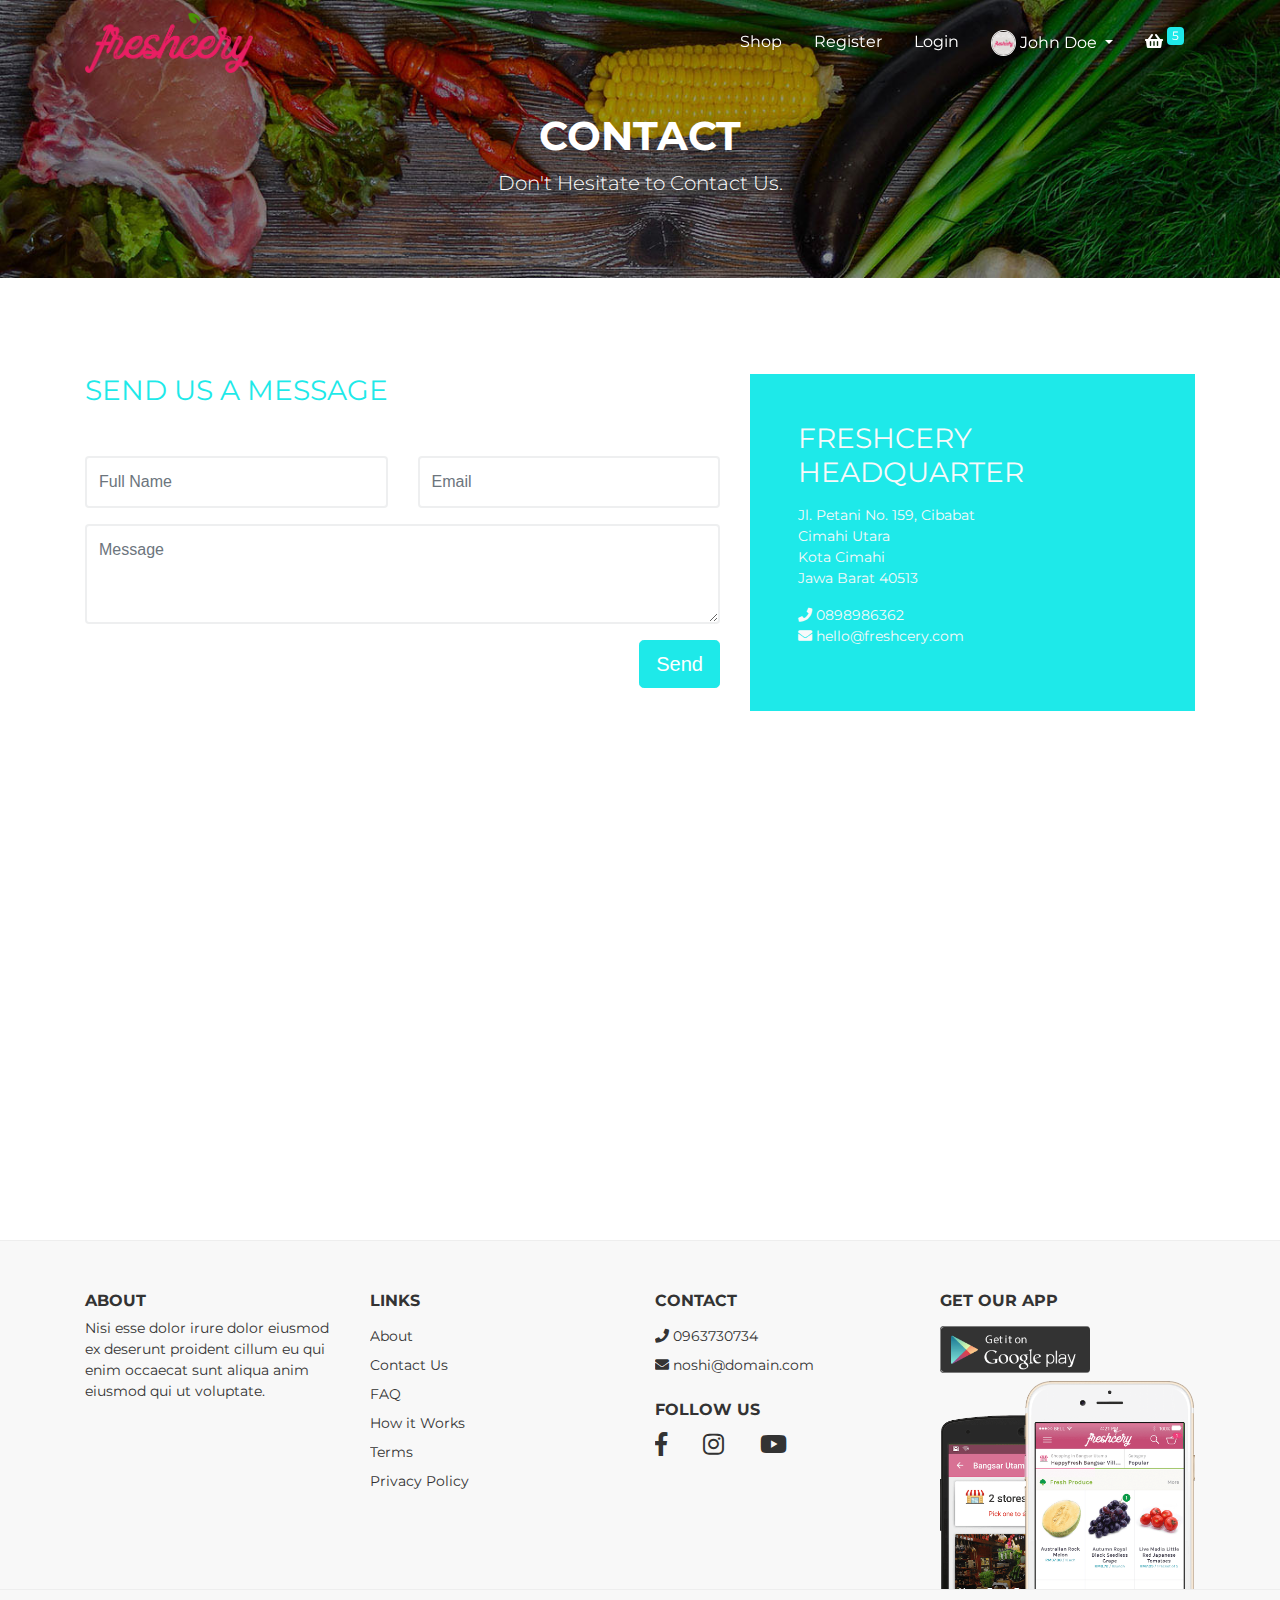
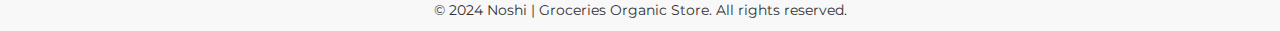
<file: contact.html>
<!DOCTYPE html>
<html>
<head>
    <title>Freshcery | Groceries Organic Store</title>
    <meta charset="utf-8">
    <meta name="viewport" content="width=device-width, initial-scale=1.0">
    <link href="https://fonts.googleapis.com/css?family=Montserrat:400,700" rel="stylesheet" type="text/css">
    <link href="https://fonts.googleapis.com/css?family=Lato:400,700,400italic,700italic" rel="stylesheet" type="text/css">
    <link href="assets/fonts/sb-bistro/sb-bistro.css" rel="stylesheet" type="text/css">
    <link href="assets/fonts/font-awesome/font-awesome.css" rel="stylesheet" type="text/css">

    <link rel="stylesheet" type="text/css" media="all" href="assets/packages/bootstrap/bootstrap.css">
    <link rel="stylesheet" type="text/css" media="all" href="assets/packages/o2system-ui/o2system-ui.css">
    <link rel="stylesheet" type="text/css" media="all" href="assets/packages/owl-carousel/owl-carousel.css">
    <link rel="stylesheet" type="text/css" media="all" href="assets/packages/cloudzoom/cloudzoom.css">
    <link rel="stylesheet" type="text/css" media="all" href="assets/packages/thumbelina/thumbelina.css">
    <link rel="stylesheet" type="text/css" media="all" href="assets/packages/bootstrap-touchspin/bootstrap-touchspin.css">
    <link rel="stylesheet" type="text/css" media="all" href="assets/css/theme.css">

</head>
<body>
    <div class="page-header">
        <!--=============== Navbar ===============-->
        <nav class="navbar fixed-top navbar-expand-md navbar-dark bg-transparent" id="page-navigation">
            <div class="container">
                <!-- Navbar Brand -->
                <a href="index.html" class="navbar-brand">
                    <img src="assets/img/logo/logo.png" alt="">
                </a>

                <!-- Toggle Button -->
                <button class="navbar-toggler" type="button" data-toggle="collapse" data-target="#navbarcollapse" aria-controls="navbarCollapse" aria-expanded="false" aria-label="Toggle navigation">
                    <span class="navbar-toggler-icon"></span>
                </button>

                <div class="collapse navbar-collapse" id="navbarcollapse">
                    <!-- Navbar Menu -->
                    <ul class="navbar-nav ml-auto">
                        <li class="nav-item">
                            <a href="shop.html" class="nav-link">Shop</a>
                        </li>
                        <li class="nav-item">
                            <a href="register.html" class="nav-link">Register</a>
                        </li>
                        <li class="nav-item">
                            <a href="login.html" class="nav-link">Login</a>
                        </li>
                        <li class="nav-item dropdown">
                            <a class="nav-link dropdown-toggle" href="javascript:void(0)" id="navbarDropdown" role="button" data-toggle="dropdown" aria-haspopup="true" aria-expanded="false">
                                <div class="avatar-header"><img src="assets/img/logo/avatar.jpg"></div> John Doe
                            </a>
                            <div class="dropdown-menu" aria-labelledby="navbarDropdown">
                                <a class="dropdown-item" href="transaction.html">Transactions History</a>
                                <a class="dropdown-item" href="setting.html">Settings</a>
                            </div>
                          </li>
                        <li class="nav-item dropdown">
                            <a href="javascript:void(0)" class="nav-link dropdown-toggle" data-toggle="dropdown" aria-haspopup="true" aria-expanded="false">
                                <i class="fa fa-shopping-basket"></i> <span class="badge badge-primary">5</span>
                            </a>
                            <div class="dropdown-menu shopping-cart">
                                <ul>
                                    <li>
                                        <div class="drop-title">Your Cart</div>
                                    </li>
                                    <li>
                                        <div class="shopping-cart-list">
                                            <div class="media">
                                                <img class="d-flex mr-3" src="assets/img/logo/avatar.jpg" width="60">
                                                <div class="media-body">
                                                    <h5><a href="javascript:void(0)">Carrot</a></h5>
                                                    <p class="price">
                                                        <span class="discount text-muted">Rp. 700.000</span>
                                                        <span>Rp. 100.000</span>
                                                    </p>
                                                    <p class="text-muted">Qty: 1</p>
                                                </div>
                                            </div>
                                            <div class="media">
                                                <img class="d-flex mr-3" src="assets/img/logo/avatar.jpg" width="60">
                                                <div class="media-body">
                                                    <h5><a href="javascript:void(0)">Carrot</a></h5>
                                                    <p class="price">
                                                        <span class="discount text-muted">Rp. 700.000</span>
                                                        <span>Rp. 100.000</span>
                                                    </p>
                                                    <p class="text-muted">Qty: 1</p>
                                                </div>
                                            </div>
                                            <div class="media">
                                                <img class="d-flex mr-3" src="assets/img/logo/avatar.jpg" width="60">
                                                <div class="media-body">
                                                    <h5><a href="javascript:void(0)">Carrot</a></h5>
                                                    <p class="price">
                                                        <span class="discount text-muted">Rp. 700.000</span>
                                                        <span>Rp. 100.000</span>
                                                    </p>
                                                    <p class="text-muted">Qty: 1</p>
                                                </div>
                                            </div>
                                            <div class="media">
                                                <img class="d-flex mr-3" src="assets/img/logo/avatar.jpg" width="60">
                                                <div class="media-body">
                                                    <h5><a href="javascript:void(0)">Carrot</a></h5>
                                                    <p class="price">
                                                        <span class="discount text-muted">Rp. 700.000</span>
                                                        <span>Rp. 100.000</span>
                                                    </p>
                                                    <p class="text-muted">Qty: 1</p>
                                                </div>
                                            </div>
                                        </div>
                                    </li>
                                    <li>
                                        <div class="drop-title d-flex justify-content-between">
                                            <span>Total:</span>
                                            <span class="text-primary"><strong>Rp. 2000.000</strong></span>
                                        </div>
                                    </li>
                                    <li class="d-flex justify-content-between pl-3 pr-3 pt-3">
                                        <a href="cart.html" class="btn btn-default">View Cart</a>
                                        <a href="checkout.html" class="btn btn-primary">Checkout</a>
                                    </li>
                                </ul>
                            </div>
                        </li>
                    </ul>
                </div>

            </div>
        </nav>
    </div>
    <div id="page-content" class="page-content">
        <div class="banner">
            <div class="jumbotron jumbotron-bg text-center rounded-0" style="background-image: url('assets/img/bg-header.jpg');">
                <div class="container">
                    <h1 class="pt-5">
                        Contact
                    </h1>
                    <p class="lead">
                        Don't Hesitate to Contact Us.
                    </p>
                </div>
            </div>
        </div>

        <section class="pb-0">
            <div class="contact1 mb-5">
                <div class="container">
                    <div class="row mt-3">
                        <div class="col-lg-7">
                            <div class="contact-wrapper">
                                <h3 class="title font-weight-normal mt-0 text-left">Send Us a Message</h3>
                                <form data-aos="fade-left" data-aos-duration="1200">
                                    <div class="row">
                                        <div class="col-lg-6">
                                            <div class="form-group">
                                                <input class="form-control" type="text" placeholder="Full Name">
                                            </div>
                                        </div>
                                        <div class="col-lg-6">
                                            <div class="form-group">
                                                <input class="form-control" type="email" placeholder="Email">
                                            </div>
                                        </div>
                                        <div class="col-lg-12">
                                            <div class="form-group">
                                                <textarea class="form-control" rows="3" placeholder="Message"></textarea>
                                            </div>
                                        </div>
                                        <div class="col-lg-12 text-right">
                                            <button type="submit" class="btn btn-lg btn-primary mb-5">Send</button>
                                        </div>
                                    </div>
                                </form>
                            </div>
                        </div>
                        <div class="col-lg-5">
                            <div class="detail-wrapper p-5 bg-primary">
                                <h3 class="font-weight-normal mb-3 text-light">
                                    Freshcery Headquarter
                                </h3>

                                <p class="text-light">
                                    Jl. Petani No. 159, Cibabat<br>
                                    Cimahi Utara<br>
                                    Kota Cimahi<br>
                                    Jawa Barat 40513
                                </p>

                                <p class="text-light">
                                    <i class="fas fa-phone"></i> 0898986362<br>
                                    <i class="fas fa-envelope"></i> hello@freshcery.com
                                </p>
                            </div>
                        </div>
                    </div>
                </div>
            </div>

            <iframe src="https://www.google.com/maps/embed?pb=!1m18!1m12!1m3!1d3960.97915747782!2d107.58270291427688!3d-6.893096195019089!2m3!1f0!2f0!3f0!3m2!1i1024!2i768!4f13.1!3m3!1m2!1s0x2e68e67b57d420db%3A0x4dd071fcb9157e80!2sBTC+Fashion+Mall!5e0!3m2!1sen!2sid!4v1522964715022" width="100%" height="450" frameborder="0" style="border:0;" allowfullscreen></iframe>
        </section>
    </div>
    <footer>
        <div class="container">
            <div class="row">
                <div class="col-md-3">
                    <h5>About</h5>
                    <p>Nisi esse dolor irure dolor eiusmod ex deserunt proident cillum eu qui enim occaecat sunt aliqua anim eiusmod qui ut voluptate.</p>
                </div>
                <div class="col-md-3">
                    <h5>Links</h5>
                    <ul>
                        <li>
                            <a href="about.html">About</a>
                        </li>
                        <li>
                            <a href="contact.html">Contact Us</a>
                        </li>
                        <li>
                            <a href="faq.html">FAQ</a>
                        </li>
                        <li>
                            <a href="javascript:void(0)">How it Works</a>
                        </li>
                        <li>
                            <a href="terms.html">Terms</a>
                        </li>
                        <li>
                            <a href="privacy.html">Privacy Policy</a>
                        </li>
                    </ul>
                </div>
                <div class="col-md-3">
                     <h5>Contact</h5>
                     <ul>
                         <li>
                            <a href="tel:+855963730734"><i class="fa fa-phone"></i> 0963730734</a>
                        </li>
                        <li>
                            <a href="noshishop@domain.com"><i class="fa fa-envelope"></i> noshi@domain.com</a>
                         </li>
                     </ul>

                     <h5>Follow Us</h5>
                     <ul class="social">
                         <li>
                            <a href="javascript:void(0)" target="_blank"><i class="fab fa-facebook-f"></i></a>
                         </li>
                         <li>
                            <a href="javascript:void(0)" target="_blank"><i class="fab fa-instagram"></i></a>
                         </li>
                         <li>
                            <a href="javascript:void(0)" target="_blank"><i class="fab fa-youtube"></i></a>
                         </li>
                     </ul>
                </div>
                <div class="col-md-3">
                     <h5>Get Our App</h5>
                     <ul class="mb-0">
                         <li class="download-app">
                             <a href="#"><img src="assets/img/playstore.png"></a>
                         </li>
                         <li style="height: 200px">
                             <div class="mockup">
                                 <img src="assets/img/mockup.png">
                             </div>
                         </li>
                     </ul>
                </div>
            </div>
        </div>
        <p class="copyright">&copy; 2024 Noshi | Groceries Organic Store. All rights reserved.</p>
    </footer>

    <script type="text/javascript" src="assets/js/jquery.js"></script>
    <script type="text/javascript" src="assets/js/jquery-migrate.js"></script>
    <script type="text/javascript" src="assets/packages/bootstrap/libraries/popper.js"></script>
    <script type="text/javascript" src="assets/packages/bootstrap/bootstrap.js"></script>
    <script type="text/javascript" src="assets/packages/o2system-ui/o2system-ui.js"></script>
    <script type="text/javascript" src="assets/packages/owl-carousel/owl-carousel.js"></script>
    <script type="text/javascript" src="assets/packages/cloudzoom/cloudzoom.js"></script>
    <script type="text/javascript" src="assets/packages/thumbelina/thumbelina.js"></script>
    <script type="text/javascript" src="assets/packages/bootstrap-touchspin/bootstrap-touchspin.js"></script>
    <script type="text/javascript" src="assets/js/theme.js"></script>
</body>
</html>
</file>
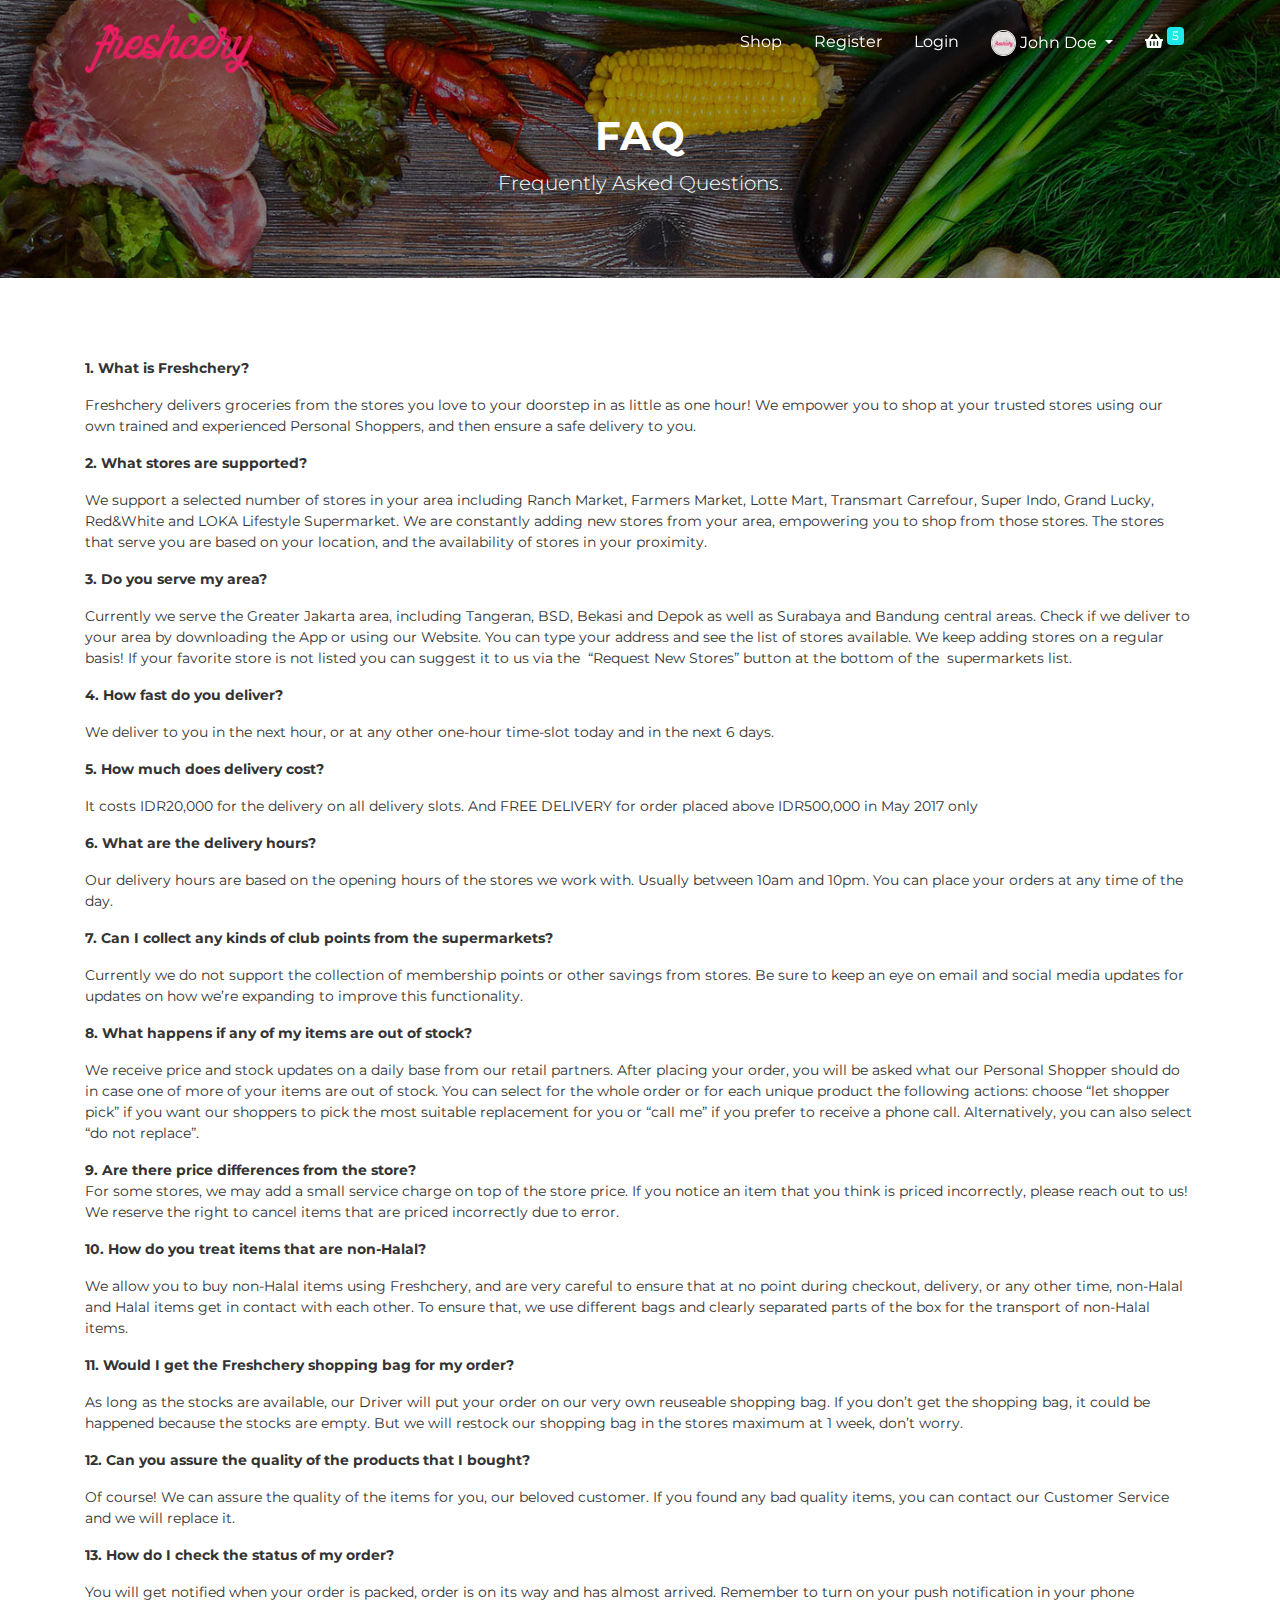
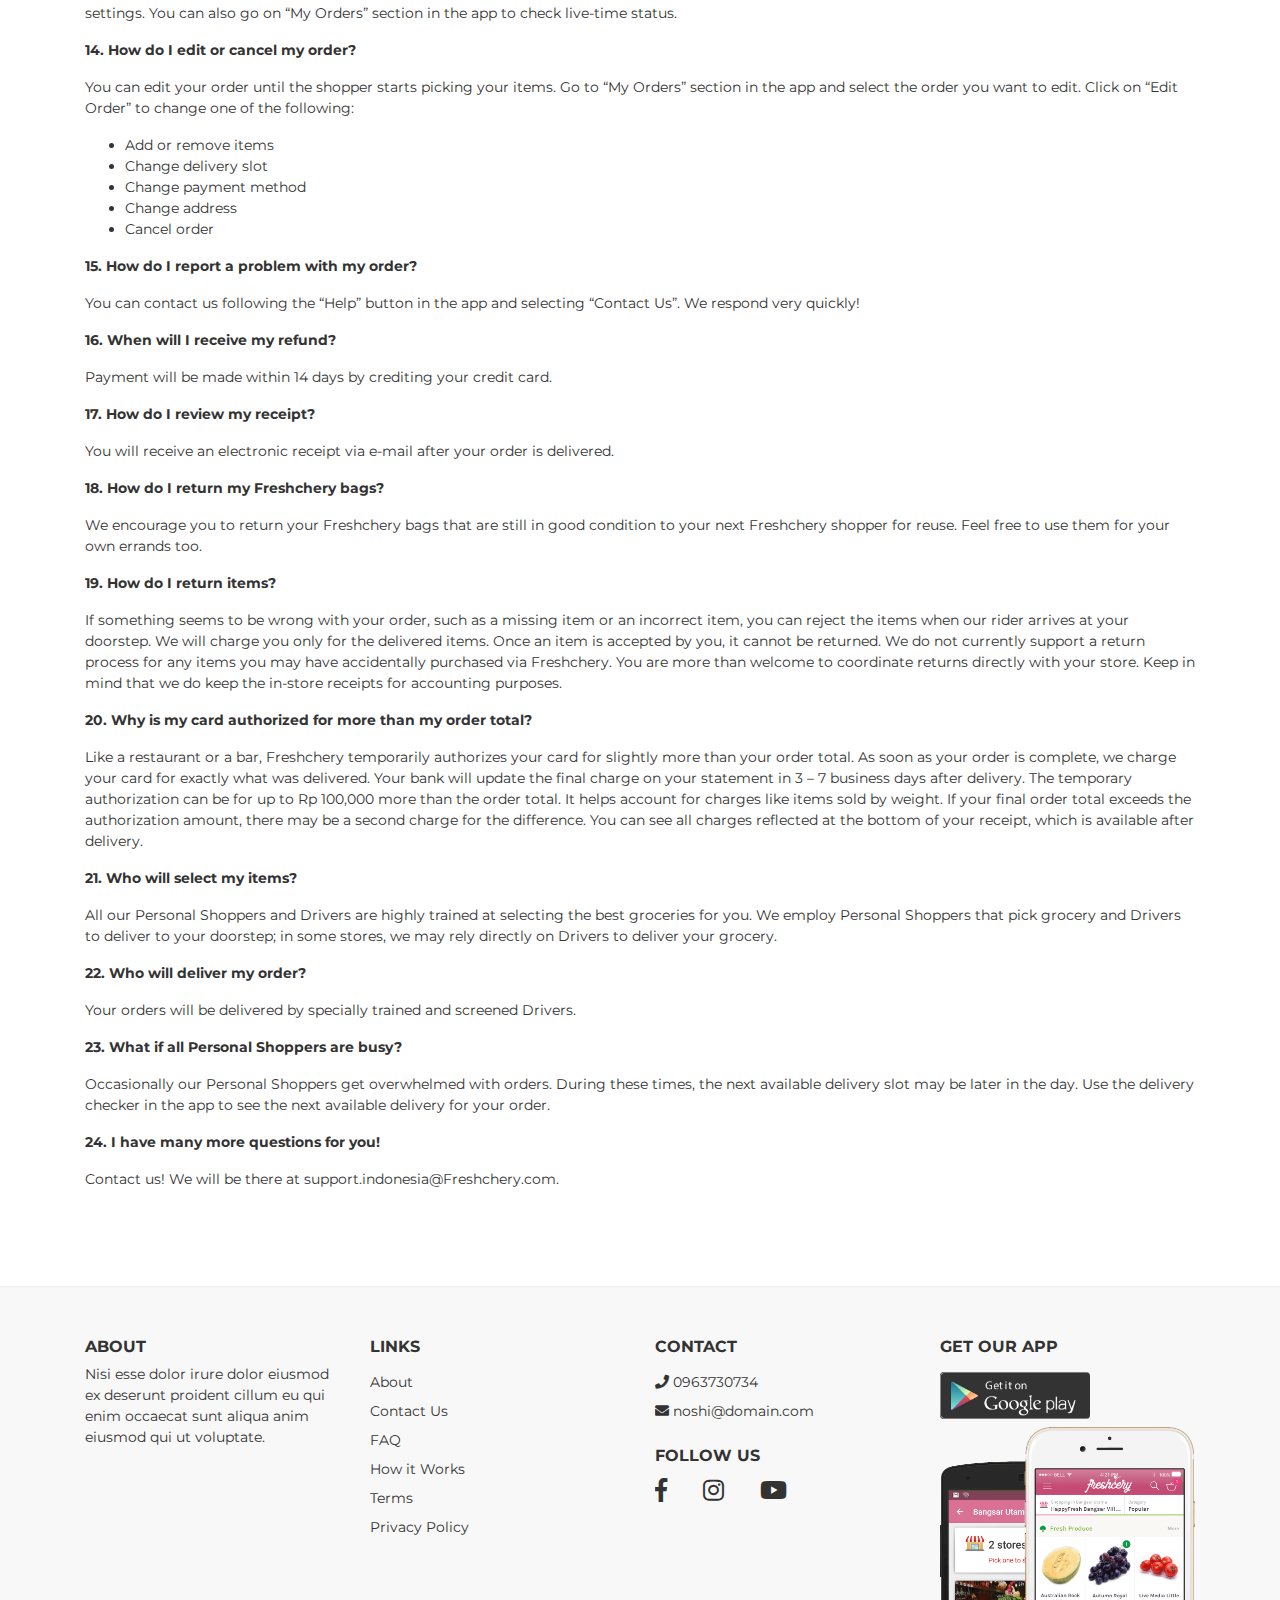
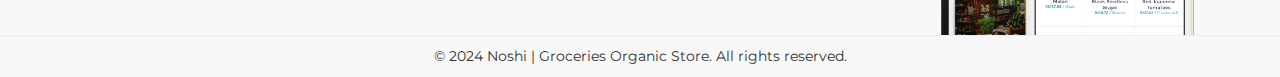
<file: faq.html>
<!DOCTYPE html>
<html>
<head>
    <title>Freshcery | Groceries Organic Store</title>
    <meta charset="utf-8">
    <meta name="viewport" content="width=device-width, initial-scale=1.0">
    <link href="https://fonts.googleapis.com/css?family=Montserrat:400,700" rel="stylesheet" type="text/css">
    <link href="https://fonts.googleapis.com/css?family=Lato:400,700,400italic,700italic" rel="stylesheet" type="text/css">
    <link href="assets/fonts/sb-bistro/sb-bistro.css" rel="stylesheet" type="text/css">
    <link href="assets/fonts/font-awesome/font-awesome.css" rel="stylesheet" type="text/css">

    <link rel="stylesheet" type="text/css" media="all" href="assets/packages/bootstrap/bootstrap.css">
    <link rel="stylesheet" type="text/css" media="all" href="assets/packages/o2system-ui/o2system-ui.css">
    <link rel="stylesheet" type="text/css" media="all" href="assets/packages/owl-carousel/owl-carousel.css">
    <link rel="stylesheet" type="text/css" media="all" href="assets/packages/cloudzoom/cloudzoom.css">
    <link rel="stylesheet" type="text/css" media="all" href="assets/packages/thumbelina/thumbelina.css">
    <link rel="stylesheet" type="text/css" media="all" href="assets/packages/bootstrap-touchspin/bootstrap-touchspin.css">
    <link rel="stylesheet" type="text/css" media="all" href="assets/css/theme.css">

</head>
<body>
    <div class="page-header">
        <!--=============== Navbar ===============-->
        <nav class="navbar fixed-top navbar-expand-md navbar-dark bg-transparent" id="page-navigation">
            <div class="container">
                <!-- Navbar Brand -->
                <a href="index.html" class="navbar-brand">
                    <img src="assets/img/logo/logo.png" alt="">
                </a>

                <!-- Toggle Button -->
                <button class="navbar-toggler" type="button" data-toggle="collapse" data-target="#navbarcollapse" aria-controls="navbarCollapse" aria-expanded="false" aria-label="Toggle navigation">
                    <span class="navbar-toggler-icon"></span>
                </button>

                <div class="collapse navbar-collapse" id="navbarcollapse">
                    <!-- Navbar Menu -->
                    <ul class="navbar-nav ml-auto">
                        <li class="nav-item">
                            <a href="shop.html" class="nav-link">Shop</a>
                        </li>
                        <li class="nav-item">
                            <a href="register.html" class="nav-link">Register</a>
                        </li>
                        <li class="nav-item">
                            <a href="login.html" class="nav-link">Login</a>
                        </li>
                        <li class="nav-item dropdown">
                            <a class="nav-link dropdown-toggle" href="javascript:void(0)" id="navbarDropdown" role="button" data-toggle="dropdown" aria-haspopup="true" aria-expanded="false">
                                <div class="avatar-header"><img src="assets/img/logo/avatar.jpg"></div> John Doe
                            </a>
                            <div class="dropdown-menu" aria-labelledby="navbarDropdown">
                                <a class="dropdown-item" href="transaction.html">Transactions History</a>
                                <a class="dropdown-item" href="setting.html">Settings</a>
                            </div>
                          </li>
                        <li class="nav-item dropdown">
                            <a href="javascript:void(0)" class="nav-link dropdown-toggle" data-toggle="dropdown" aria-haspopup="true" aria-expanded="false">
                                <i class="fa fa-shopping-basket"></i> <span class="badge badge-primary">5</span>
                            </a>
                            <div class="dropdown-menu shopping-cart">
                                <ul>
                                    <li>
                                        <div class="drop-title">Your Cart</div>
                                    </li>
                                    <li>
                                        <div class="shopping-cart-list">
                                            <div class="media">
                                                <img class="d-flex mr-3" src="assets/img/logo/avatar.jpg" width="60">
                                                <div class="media-body">
                                                    <h5><a href="javascript:void(0)">Carrot</a></h5>
                                                    <p class="price">
                                                        <span class="discount text-muted">Rp. 700.000</span>
                                                        <span>Rp. 100.000</span>
                                                    </p>
                                                    <p class="text-muted">Qty: 1</p>
                                                </div>
                                            </div>
                                            <div class="media">
                                                <img class="d-flex mr-3" src="assets/img/logo/avatar.jpg" width="60">
                                                <div class="media-body">
                                                    <h5><a href="javascript:void(0)">Carrot</a></h5>
                                                    <p class="price">
                                                        <span class="discount text-muted">Rp. 700.000</span>
                                                        <span>Rp. 100.000</span>
                                                    </p>
                                                    <p class="text-muted">Qty: 1</p>
                                                </div>
                                            </div>
                                            <div class="media">
                                                <img class="d-flex mr-3" src="assets/img/logo/avatar.jpg" width="60">
                                                <div class="media-body">
                                                    <h5><a href="javascript:void(0)">Carrot</a></h5>
                                                    <p class="price">
                                                        <span class="discount text-muted">Rp. 700.000</span>
                                                        <span>Rp. 100.000</span>
                                                    </p>
                                                    <p class="text-muted">Qty: 1</p>
                                                </div>
                                            </div>
                                            <div class="media">
                                                <img class="d-flex mr-3" src="assets/img/logo/avatar.jpg" width="60">
                                                <div class="media-body">
                                                    <h5><a href="javascript:void(0)">Carrot</a></h5>
                                                    <p class="price">
                                                        <span class="discount text-muted">Rp. 700.000</span>
                                                        <span>Rp. 100.000</span>
                                                    </p>
                                                    <p class="text-muted">Qty: 1</p>
                                                </div>
                                            </div>
                                        </div>
                                    </li>
                                    <li>
                                        <div class="drop-title d-flex justify-content-between">
                                            <span>Total:</span>
                                            <span class="text-primary"><strong>Rp. 2000.000</strong></span>
                                        </div>
                                    </li>
                                    <li class="d-flex justify-content-between pl-3 pr-3 pt-3">
                                        <a href="cart.html" class="btn btn-default">View Cart</a>
                                        <a href="checkout.html" class="btn btn-primary">Checkout</a>
                                    </li>
                                </ul>
                            </div>
                        </li>
                    </ul>
                </div>

            </div>
        </nav>
    </div>
    <div id="page-content" class="page-content">
        <div class="banner">
            <div class="jumbotron jumbotron-bg text-center rounded-0" style="background-image: url('assets/img/bg-header.jpg');">
                <div class="container">
                    <h1 class="pt-5">
                        FAQ
                    </h1>
                    <p class="lead">
                        Frequently Asked Questions.
                    </p>
                </div>
            </div>
        </div>

        <section id="faq">
            <div class="container">
                <div class="row">
                    <div class="col-md-12">
                        <p><strong>1. What is Freshchery?</strong></p>
                        <p>Freshchery delivers groceries from the stores you love to your doorstep in as little as one hour! We empower you to shop at your trusted stores using our own trained and experienced Personal Shoppers, and then ensure a safe delivery to you.</p>
                        <p><strong>2. What stores are supported?</strong></p>
                        <p>We support a selected number of stores in your area including Ranch Market, Farmers Market, Lotte Mart, Transmart Carrefour, Super Indo, Grand Lucky, Red&amp;White and LOKA Lifestyle Supermarket. We are constantly adding new stores from your area, empowering you to shop from those stores. The stores that serve you are based on your location, and the availability of stores in your proximity.</p>
                        <p><strong>3. Do you serve my area?</strong></p>
                        <p>Currently we serve the Greater Jakarta area, including Tangeran, BSD, Bekasi and Depok as well as Surabaya and Bandung central areas. Check if we deliver to your area by downloading the App or using our Website. You can type your address and see the list of stores available. We keep adding stores on a regular basis! If your favorite store is not listed you can suggest it to us via the &nbsp;“Request New Stores” button at the bottom of the&nbsp; supermarkets list.</p>
                        <p><strong>4. How fast do you deliver?</strong></p>
                        <p>We deliver to you in the next hour, or at any other one-hour time-slot today and in the next 6 days.</p>
                        <p><strong>5. How much does delivery cost?</strong></p>
                        <p>It costs IDR20,000 for the&nbsp;delivery on all delivery slots. And FREE DELIVERY for order placed above IDR500,000 in May 2017 only</p>
                        <p><strong>6. What are the delivery hours?</strong></p>
                        <p>Our delivery hours are based on the opening hours of the stores we work with. Usually between 10am and 10pm. You can place your orders at any time of the day.</p>
                        <p><strong>7. Can I collect any kinds of club points from the supermarkets?</strong></p>
                        <p>Currently we do not support the collection of membership points or other savings from stores. Be sure to keep an eye on email and social media updates for updates on how we’re expanding to improve this functionality.</p>
                        <p><strong>8. What happens if any of my items are out of stock?</strong></p>
                        <p>We receive price and stock updates on a daily base from our retail partners. After placing your order, you will be asked what our Personal Shopper should do in case one of more of your items are out of stock. You can select for the whole order or for each unique product the following actions: choose “let shopper pick” if you want our shoppers to pick the most suitable replacement for you or “call me” if you prefer to receive a phone call. Alternatively, you can also select “do not replace”.</p>
                        <p><strong>9. Are there price differences from the store?</strong><br>
                        For some stores, we may add a small service charge on top of the store price. If you notice an item that you think is priced incorrectly, please reach out to us! We reserve the right to cancel items that are priced incorrectly due to error.</p>
                        <p><strong>10. How do you treat items that are non-Halal?</strong></p>
                        <p>We allow you to buy non-Halal items using Freshchery, and are very careful to ensure that at no point during checkout, delivery, or any other time, non-Halal and Halal items get in contact with each other. To ensure that, we use different bags and clearly separated parts of the box for the transport of non-Halal items.</p>
                        <p><strong>11. Would I get the Freshchery shopping bag for my order?</strong></p>
                        <p>As long as the stocks are available, our Driver will put your order on our very own reuseable shopping bag. If you don’t get the shopping bag, it could be happened because the stocks are empty. But we will restock our shopping bag in the stores maximum at 1 week, don’t worry.</p>
                        <p><strong>12.&nbsp;Can you assure the quality of the products that I bought?</strong></p>
                        <p>Of course! We can assure the quality of the items for you, our beloved customer. If you found any bad quality items, you can contact our Customer Service and we will replace it.</p>
                        <p><strong>13. How do I check the status of my order?</strong></p>
                        <p>You will get notified when your order is packed, order is on its way and has almost arrived. Remember to turn on your push notification in your phone settings. You can also go on “My Orders” section in the app to check live-time status.</p>
                        <p><strong>14. How do I edit or cancel my order?</strong></p>
                        <p>You can edit your order until the shopper starts picking your items. Go to “My Orders” section in the app and select the order you want to edit. Click on “Edit Order” to change one of the following:</p>
                        <ul>
                        <li>Add or remove items</li>
                        <li>Change delivery slot</li>
                        <li>Change payment method</li>
                        <li>Change address</li>
                        <li>Cancel order</li>
                        </ul>
                        <p><strong>15. How do I report a problem with my order?</strong></p>
                        <p>You can contact us following the “Help” button in the app and selecting “Contact Us”. We respond very quickly!</p>
                        <p><strong>16. When will I receive my refund?</strong></p>
                        <p>Payment will be made within 14 days by crediting your credit card.</p>
                        <p><strong>17. How do I review my receipt?</strong></p>
                        <p>You will receive an electronic receipt via e-mail after your order is delivered.</p>
                        <p><strong>18. How do I return my Freshchery bags?</strong></p>
                        <p>We encourage you to return your Freshchery bags that are still in good condition to your next Freshchery shopper for reuse. Feel free to use them for your own errands too.</p>
                        <p><strong>19. How do I return items?</strong></p>
                        <p>If something seems to be wrong with your order, such as a missing item or an incorrect item, you can reject the items when our rider arrives at your doorstep. We will charge you only for the delivered items. Once an item is accepted by you, it cannot be returned. We do not currently support a return process for any items you may have accidentally purchased via Freshchery. You are more than welcome to coordinate returns directly with your store. Keep in mind that we do keep the in-store receipts for accounting purposes.</p>
                        <p><strong>20. Why is my card authorized for more than my order total?</strong></p>
                        <p>Like a restaurant or a bar, Freshchery temporarily authorizes your card for slightly more than your order total. As soon as your order is complete, we charge your card for exactly what was delivered. Your bank will update the final charge on your statement in 3 – 7 business days after delivery. The temporary authorization can be for up to Rp 100,000 more than the order total. It helps account for charges like items sold by weight. If your final order total exceeds the authorization amount, there may be a second charge for the difference. You can see all charges reflected at the bottom of your receipt, which is available after delivery.</p>
                        <p><strong>21. Who will select my items?</strong></p>
                        <p>All our Personal Shoppers and Drivers are highly trained at selecting the best groceries for you. We employ Personal Shoppers that pick grocery and Drivers to deliver to your doorstep; in some stores, we may rely directly on Drivers to deliver your grocery.</p>
                        <p><strong>22. Who will deliver my order?</strong></p>
                        <p>Your orders will be delivered by specially trained and screened Drivers.</p>
                        <p><strong>23. What if all Personal Shoppers are busy?</strong></p>
                        <p>Occasionally our Personal Shoppers get overwhelmed with orders. During these times, the next available delivery slot may be later in the day. Use the delivery checker in the app to see the next available delivery for your order.</p>
                        <p><strong>24. I have many more questions for you!</strong></p>
                        <p>Contact us! We will be there at support.indonesia@Freshchery.com.</p>


                    </div>
                </div>
            </div>
        </section>
    </div>
    <footer>
        <div class="container">
            <div class="row">
                <div class="col-md-3">
                    <h5>About</h5>
                    <p>Nisi esse dolor irure dolor eiusmod ex deserunt proident cillum eu qui enim occaecat sunt aliqua anim eiusmod qui ut voluptate.</p>
                </div>
                <div class="col-md-3">
                    <h5>Links</h5>
                    <ul>
                        <li>
                            <a href="about.html">About</a>
                        </li>
                        <li>
                            <a href="contact.html">Contact Us</a>
                        </li>
                        <li>
                            <a href="faq.html">FAQ</a>
                        </li>
                        <li>
                            <a href="javascript:void(0)">How it Works</a>
                        </li>
                        <li>
                            <a href="terms.html">Terms</a>
                        </li>
                        <li>
                            <a href="privacy.html">Privacy Policy</a>
                        </li>
                    </ul>
                </div>
                <div class="col-md-3">
                     <h5>Contact</h5>
                     <ul>
                         <li>
                            <a href="tel:+855963730734"><i class="fa fa-phone"></i> 0963730734</a>
                        </li>
                        <li>
                            <a href="noshishop@domain.com"><i class="fa fa-envelope"></i> noshi@domain.com</a>
                         </li>
                     </ul>

                     <h5>Follow Us</h5>
                     <ul class="social">
                         <li>
                            <a href="javascript:void(0)" target="_blank"><i class="fab fa-facebook-f"></i></a>
                         </li>
                         <li>
                            <a href="javascript:void(0)" target="_blank"><i class="fab fa-instagram"></i></a>
                         </li>
                         <li>
                            <a href="javascript:void(0)" target="_blank"><i class="fab fa-youtube"></i></a>
                         </li>
                     </ul>
                </div>
                <div class="col-md-3">
                     <h5>Get Our App</h5>
                     <ul class="mb-0">
                         <li class="download-app">
                             <a href="#"><img src="assets/img/playstore.png"></a>
                         </li>
                         <li style="height: 200px">
                             <div class="mockup">
                                 <img src="assets/img/mockup.png">
                             </div>
                         </li>
                     </ul>
                </div>
            </div>
        </div>
        <p class="copyright">&copy; 2024 Noshi | Groceries Organic Store. All rights reserved.</p>
    </footer>

    <script type="text/javascript" src="assets/js/jquery.js"></script>
    <script type="text/javascript" src="assets/js/jquery-migrate.js"></script>
    <script type="text/javascript" src="assets/packages/bootstrap/libraries/popper.js"></script>
    <script type="text/javascript" src="assets/packages/bootstrap/bootstrap.js"></script>
    <script type="text/javascript" src="assets/packages/o2system-ui/o2system-ui.js"></script>
    <script type="text/javascript" src="assets/packages/owl-carousel/owl-carousel.js"></script>
    <script type="text/javascript" src="assets/packages/cloudzoom/cloudzoom.js"></script>
    <script type="text/javascript" src="assets/packages/thumbelina/thumbelina.js"></script>
    <script type="text/javascript" src="assets/packages/bootstrap-touchspin/bootstrap-touchspin.js"></script>
    <script type="text/javascript" src="assets/js/theme.js"></script>
</body>
</html>
</file>
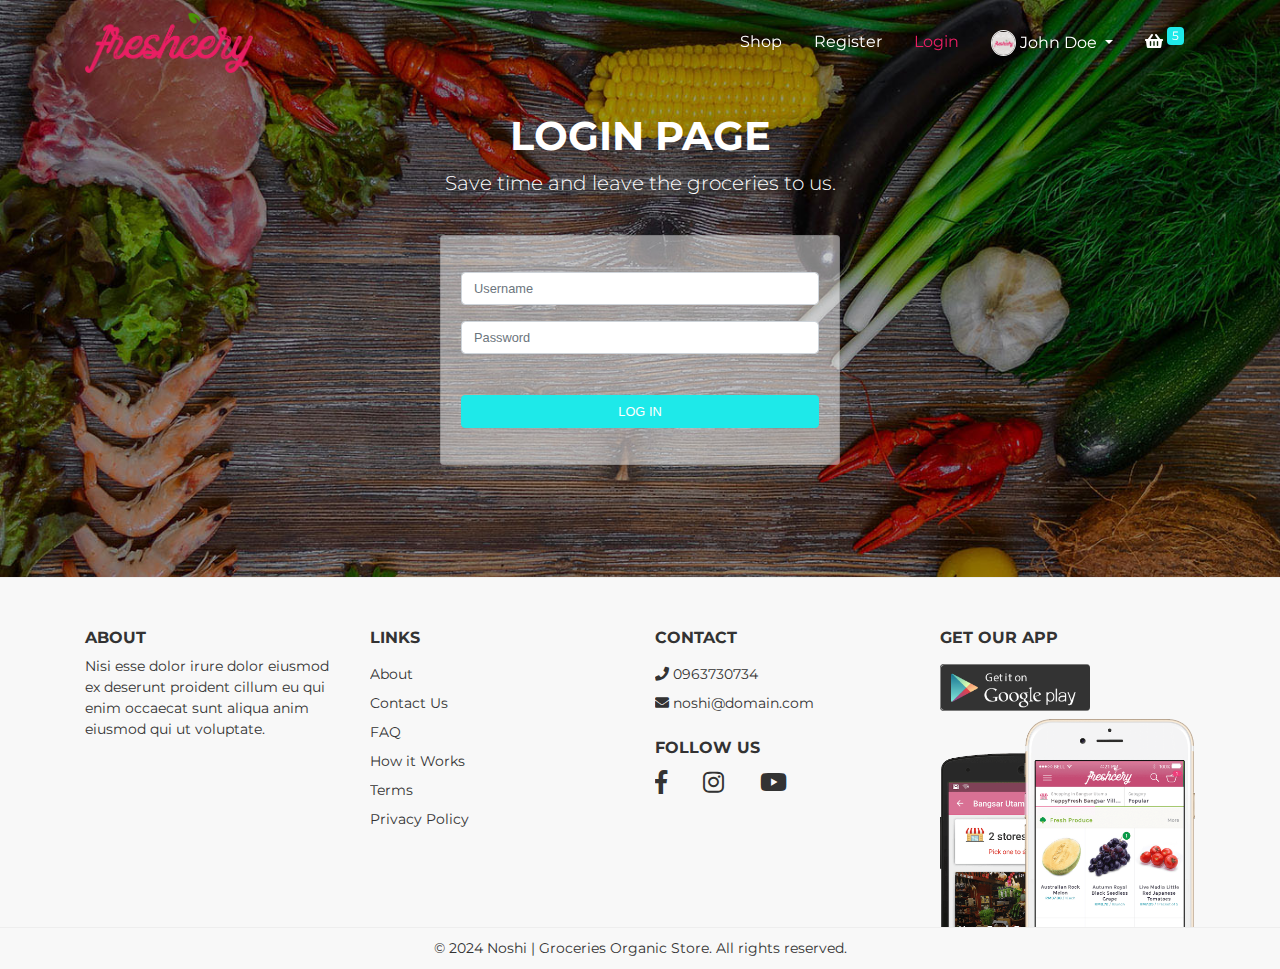
<file: login.html>
<!DOCTYPE html>
<html>
<head>
    <title>Freshcery | Groceries Organic Store</title>
    <meta charset="utf-8">
    <meta name="viewport" content="width=device-width, initial-scale=1.0">
    <link href="https://fonts.googleapis.com/css?family=Montserrat:400,700" rel="stylesheet" type="text/css">
    <link href="https://fonts.googleapis.com/css?family=Lato:400,700,400italic,700italic" rel="stylesheet" type="text/css">
    <link href="assets/fonts/sb-bistro/sb-bistro.css" rel="stylesheet" type="text/css">
    <link href="assets/fonts/font-awesome/font-awesome.css" rel="stylesheet" type="text/css">

    <link rel="stylesheet" type="text/css" media="all" href="assets/packages/bootstrap/bootstrap.css">
    <link rel="stylesheet" type="text/css" media="all" href="assets/packages/o2system-ui/o2system-ui.css">
    <link rel="stylesheet" type="text/css" media="all" href="assets/packages/owl-carousel/owl-carousel.css">
    <link rel="stylesheet" type="text/css" media="all" href="assets/packages/cloudzoom/cloudzoom.css">
    <link rel="stylesheet" type="text/css" media="all" href="assets/packages/thumbelina/thumbelina.css">
    <link rel="stylesheet" type="text/css" media="all" href="assets/packages/bootstrap-touchspin/bootstrap-touchspin.css">
    <link rel="stylesheet" type="text/css" media="all" href="assets/css/theme.css">

</head>
<body>
    <div class="page-header">
        <!--=============== Navbar ===============-->
        <nav class="navbar fixed-top navbar-expand-md navbar-dark bg-transparent" id="page-navigation">
            <div class="container">
                <!-- Navbar Brand -->
                <a href="index.html" class="navbar-brand">
                    <img src="assets/img/logo/logo.png" alt="">
                </a>

                <!-- Toggle Button -->
                <button class="navbar-toggler" type="button" data-toggle="collapse" data-target="#navbarcollapse" aria-controls="navbarCollapse" aria-expanded="false" aria-label="Toggle navigation">
                    <span class="navbar-toggler-icon"></span>
                </button>

                <div class="collapse navbar-collapse" id="navbarcollapse">
                    <!-- Navbar Menu -->
                    <ul class="navbar-nav ml-auto">
                        <li class="nav-item">
                            <a href="shop.html" class="nav-link">Shop</a>
                        </li>
                        <li class="nav-item">
                            <a href="register.html" class="nav-link">Register</a>
                        </li>
                        <li class="nav-item">
                            <a href="login.html" class="nav-link active">Login</a>
                        </li>
                        <li class="nav-item dropdown">
                            <a class="nav-link dropdown-toggle" href="javascript:void(0)" id="navbarDropdown" role="button" data-toggle="dropdown" aria-haspopup="true" aria-expanded="false">
                                <div class="avatar-header"><img src="assets/img/logo/avatar.jpg"></div> John Doe
                            </a>
                            <div class="dropdown-menu" aria-labelledby="navbarDropdown">
                                <a class="dropdown-item" href="transaction.html">Transactions History</a>
                                <a class="dropdown-item" href="setting.html">Settings</a>
                            </div>
                          </li>
                        <li class="nav-item dropdown">
                            <a href="javascript:void(0)" class="nav-link dropdown-toggle" data-toggle="dropdown" aria-haspopup="true" aria-expanded="false">
                                <i class="fa fa-shopping-basket"></i> <span class="badge badge-primary">5</span>
                            </a>
                            <div class="dropdown-menu shopping-cart">
                                <ul>
                                    <li>
                                        <div class="drop-title">Your Cart</div>
                                    </li>
                                    <li>
                                        <div class="shopping-cart-list">
                                            <div class="media">
                                                <img class="d-flex mr-3" src="assets/img/logo/avatar.jpg" width="60">
                                                <div class="media-body">
                                                    <h5><a href="javascript:void(0)">Carrot</a></h5>
                                                    <p class="price">
                                                        <span class="discount text-muted">Rp. 700.000</span>
                                                        <span>Rp. 100.000</span>
                                                    </p>
                                                    <p class="text-muted">Qty: 1</p>
                                                </div>
                                            </div>
                                            <div class="media">
                                                <img class="d-flex mr-3" src="assets/img/logo/avatar.jpg" width="60">
                                                <div class="media-body">
                                                    <h5><a href="javascript:void(0)">Carrot</a></h5>
                                                    <p class="price">
                                                        <span class="discount text-muted">Rp. 700.000</span>
                                                        <span>Rp. 100.000</span>
                                                    </p>
                                                    <p class="text-muted">Qty: 1</p>
                                                </div>
                                            </div>
                                            <div class="media">
                                                <img class="d-flex mr-3" src="assets/img/logo/avatar.jpg" width="60">
                                                <div class="media-body">
                                                    <h5><a href="javascript:void(0)">Carrot</a></h5>
                                                    <p class="price">
                                                        <span class="discount text-muted">Rp. 700.000</span>
                                                        <span>Rp. 100.000</span>
                                                    </p>
                                                    <p class="text-muted">Qty: 1</p>
                                                </div>
                                            </div>
                                            <div class="media">
                                                <img class="d-flex mr-3" src="assets/img/logo/avatar.jpg" width="60">
                                                <div class="media-body">
                                                    <h5><a href="javascript:void(0)">Carrot</a></h5>
                                                    <p class="price">
                                                        <span class="discount text-muted">Rp. 700.000</span>
                                                        <span>Rp. 100.000</span>
                                                    </p>
                                                    <p class="text-muted">Qty: 1</p>
                                                </div>
                                            </div>
                                        </div>
                                    </li>
                                    <li>
                                        <div class="drop-title d-flex justify-content-between">
                                            <span>Total:</span>
                                            <span class="text-primary"><strong>Rp. 2000.000</strong></span>
                                        </div>
                                    </li>
                                    <li class="d-flex justify-content-between pl-3 pr-3 pt-3">
                                        <a href="cart.html" class="btn btn-default">View Cart</a>
                                        <a href="checkout.html" class="btn btn-primary">Checkout</a>
                                    </li>
                                </ul>
                            </div>
                        </li>
                    </ul>
                </div>

            </div>
        </nav>
    </div>
    <div id="page-content" class="page-content">
        <div class="banner">
            <div class="jumbotron jumbotron-bg text-center rounded-0" style="background-image: url('assets/img/bg-header.jpg');">
                <div class="container">
                    <h1 class="pt-5">
                        Login Page
                    </h1>
                    <p class="lead">
                        Save time and leave the groceries to us.
                    </p>

                    <div class="card card-login mb-5">
                        <div class="card-body">
                            <form class="form-horizontal" action="index.html">
                                <div class="form-group row mt-3">
                                    <div class="col-md-12">
                                        <input class="form-control" type="text" required="" placeholder="Username">
                                    </div>
                                </div>
                                <div class="form-group row">
                                    <div class="col-md-12">
                                        <input class="form-control" type="password" required="" placeholder="Password">
                                    </div>
                                </div>
                                <div class="form-group row">
                                    <div class="col-md-12 d-flex justify-content-between align-items-center">
                                        <!-- <div class="checkbox">
                                            <input id="checkbox0" type="checkbox" name="remember">
                                            <label for="checkbox0" class="mb-0"> Remember Me? </label>
                                        </div> -->
                                        <!-- <a href="login.html" class="text-light"><i class="fa fa-bell"></i> Forgot password?</a> -->
                                    </div>
                                </div>
                                <div class="form-group row text-center mt-4">
                                    <div class="col-md-12">
                                        <button type="submit" class="btn btn-primary btn-block text-uppercase">Log In</button>
                                    </div>
                                </div>
                            </form>
                        </div>
                    </div>
                </div>
            </div>
        </div>
    </div>
    <footer>
        <div class="container">
            <div class="row">
                <div class="col-md-3">
                    <h5>About</h5>
                    <p>Nisi esse dolor irure dolor eiusmod ex deserunt proident cillum eu qui enim occaecat sunt aliqua anim eiusmod qui ut voluptate.</p>
                </div>
                <div class="col-md-3">
                    <h5>Links</h5>
                    <ul>
                        <li>
                            <a href="about.html">About</a>
                        </li>
                        <li>
                            <a href="contact.html">Contact Us</a>
                        </li>
                        <li>
                            <a href="faq.html">FAQ</a>
                        </li>
                        <li>
                            <a href="javascript:void(0)">How it Works</a>
                        </li>
                        <li>
                            <a href="terms.html">Terms</a>
                        </li>
                        <li>
                            <a href="privacy.html">Privacy Policy</a>
                        </li>
                    </ul>
                </div>
                <div class="col-md-3">
                     <h5>Contact</h5>
                     <ul>
                         <li>
                            <a href="tel:+855963730734"><i class="fa fa-phone"></i> 0963730734</a>
                        </li>
                        <li>
                            <a href="noshishop@domain.com"><i class="fa fa-envelope"></i> noshi@domain.com</a>
                         </li>
                     </ul>

                     <h5>Follow Us</h5>
                     <ul class="social">
                         <li>
                            <a href="javascript:void(0)" target="_blank"><i class="fab fa-facebook-f"></i></a>
                         </li>
                         <li>
                            <a href="javascript:void(0)" target="_blank"><i class="fab fa-instagram"></i></a>
                         </li>
                         <li>
                            <a href="javascript:void(0)" target="_blank"><i class="fab fa-youtube"></i></a>
                         </li>
                     </ul>
                </div>
                <div class="col-md-3">
                     <h5>Get Our App</h5>
                     <ul class="mb-0">
                         <li class="download-app">
                             <a href="#"><img src="assets/img/playstore.png"></a>
                         </li>
                         <li style="height: 200px">
                             <div class="mockup">
                                 <img src="assets/img/mockup.png">
                             </div>
                         </li>
                     </ul>
                </div>
            </div>
        </div>
        <p class="copyright">&copy; 2024 Noshi | Groceries Organic Store. All rights reserved.</p>
    </footer>

    <script type="text/javascript" src="assets/js/jquery.js"></script>
    <script type="text/javascript" src="assets/js/jquery-migrate.js"></script>
    <script type="text/javascript" src="assets/packages/bootstrap/libraries/popper.js"></script>
    <script type="text/javascript" src="assets/packages/bootstrap/bootstrap.js"></script>
    <script type="text/javascript" src="assets/packages/o2system-ui/o2system-ui.js"></script>
    <script type="text/javascript" src="assets/packages/owl-carousel/owl-carousel.js"></script>
    <script type="text/javascript" src="assets/packages/cloudzoom/cloudzoom.js"></script>
    <script type="text/javascript" src="assets/packages/thumbelina/thumbelina.js"></script>
    <script type="text/javascript" src="assets/packages/bootstrap-touchspin/bootstrap-touchspin.js"></script>
    <script type="text/javascript" src="assets/js/theme.js"></script>
</body>
</html>
</file>
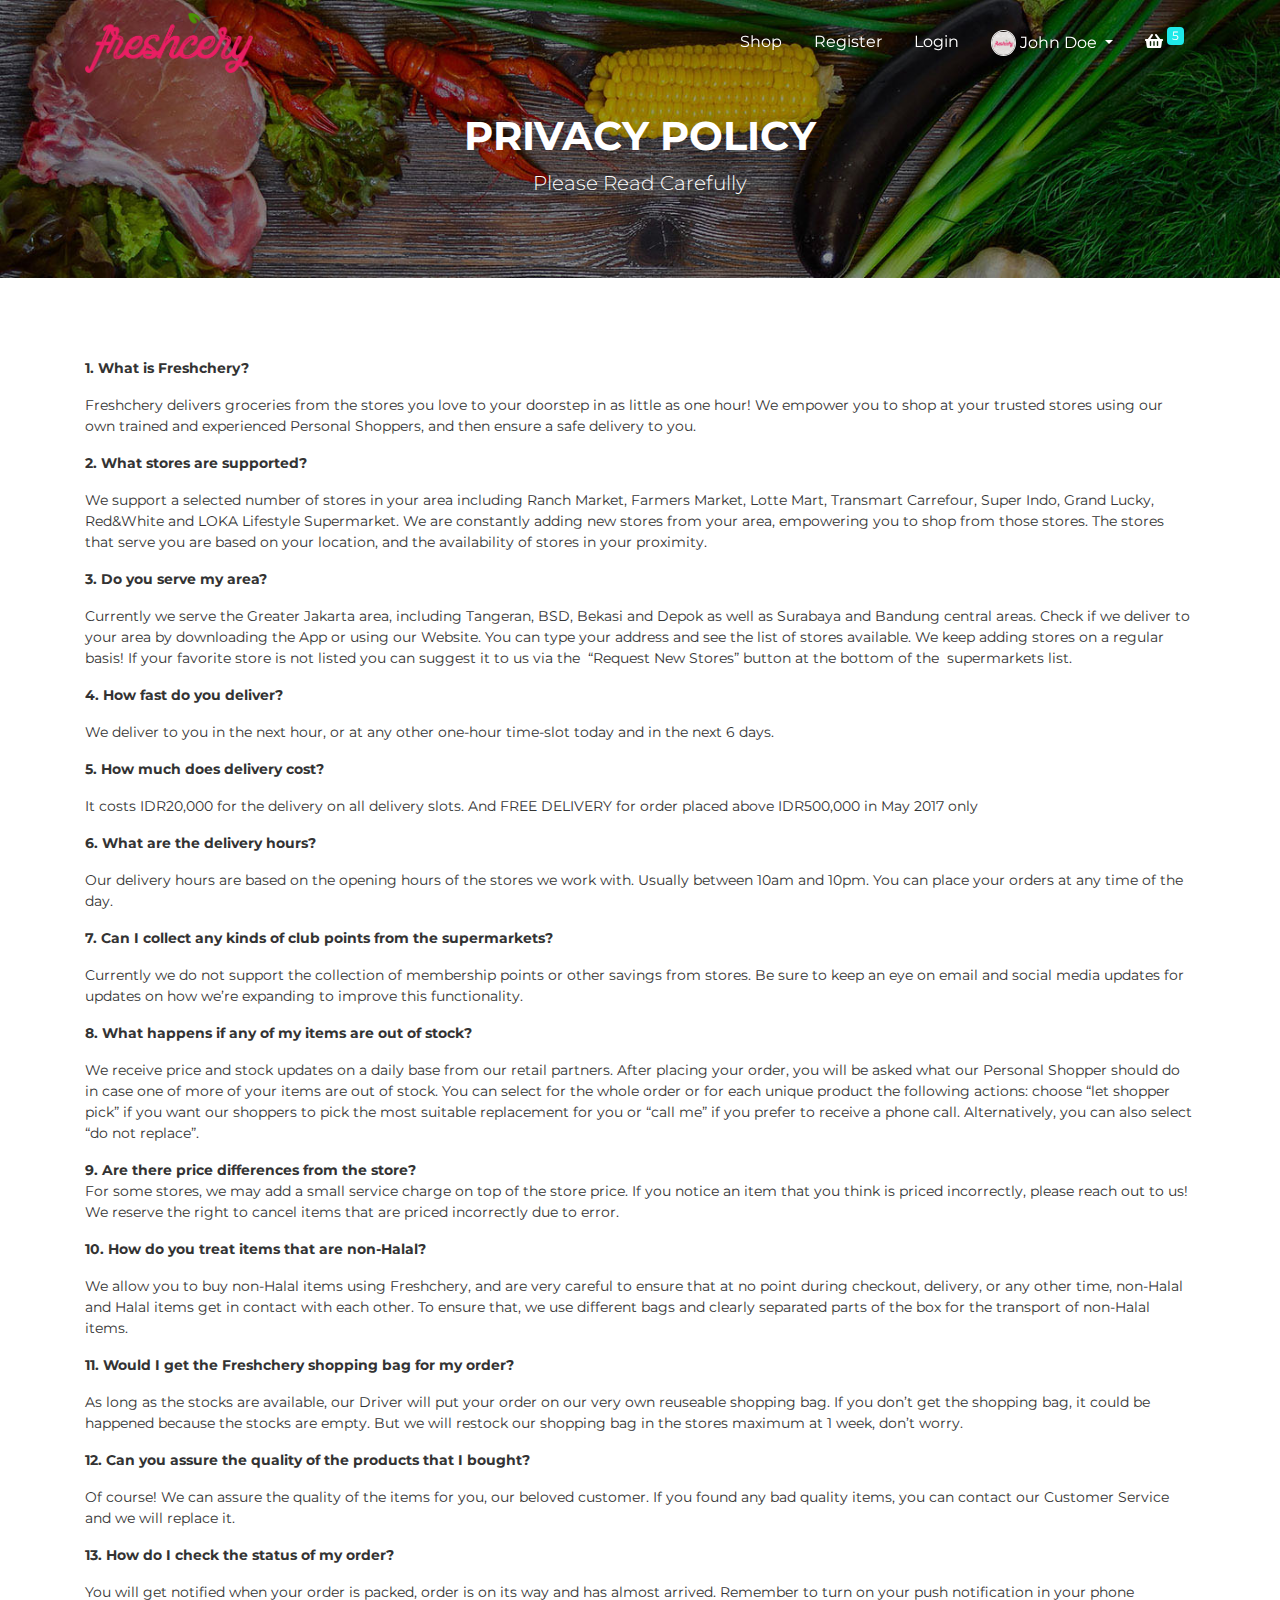
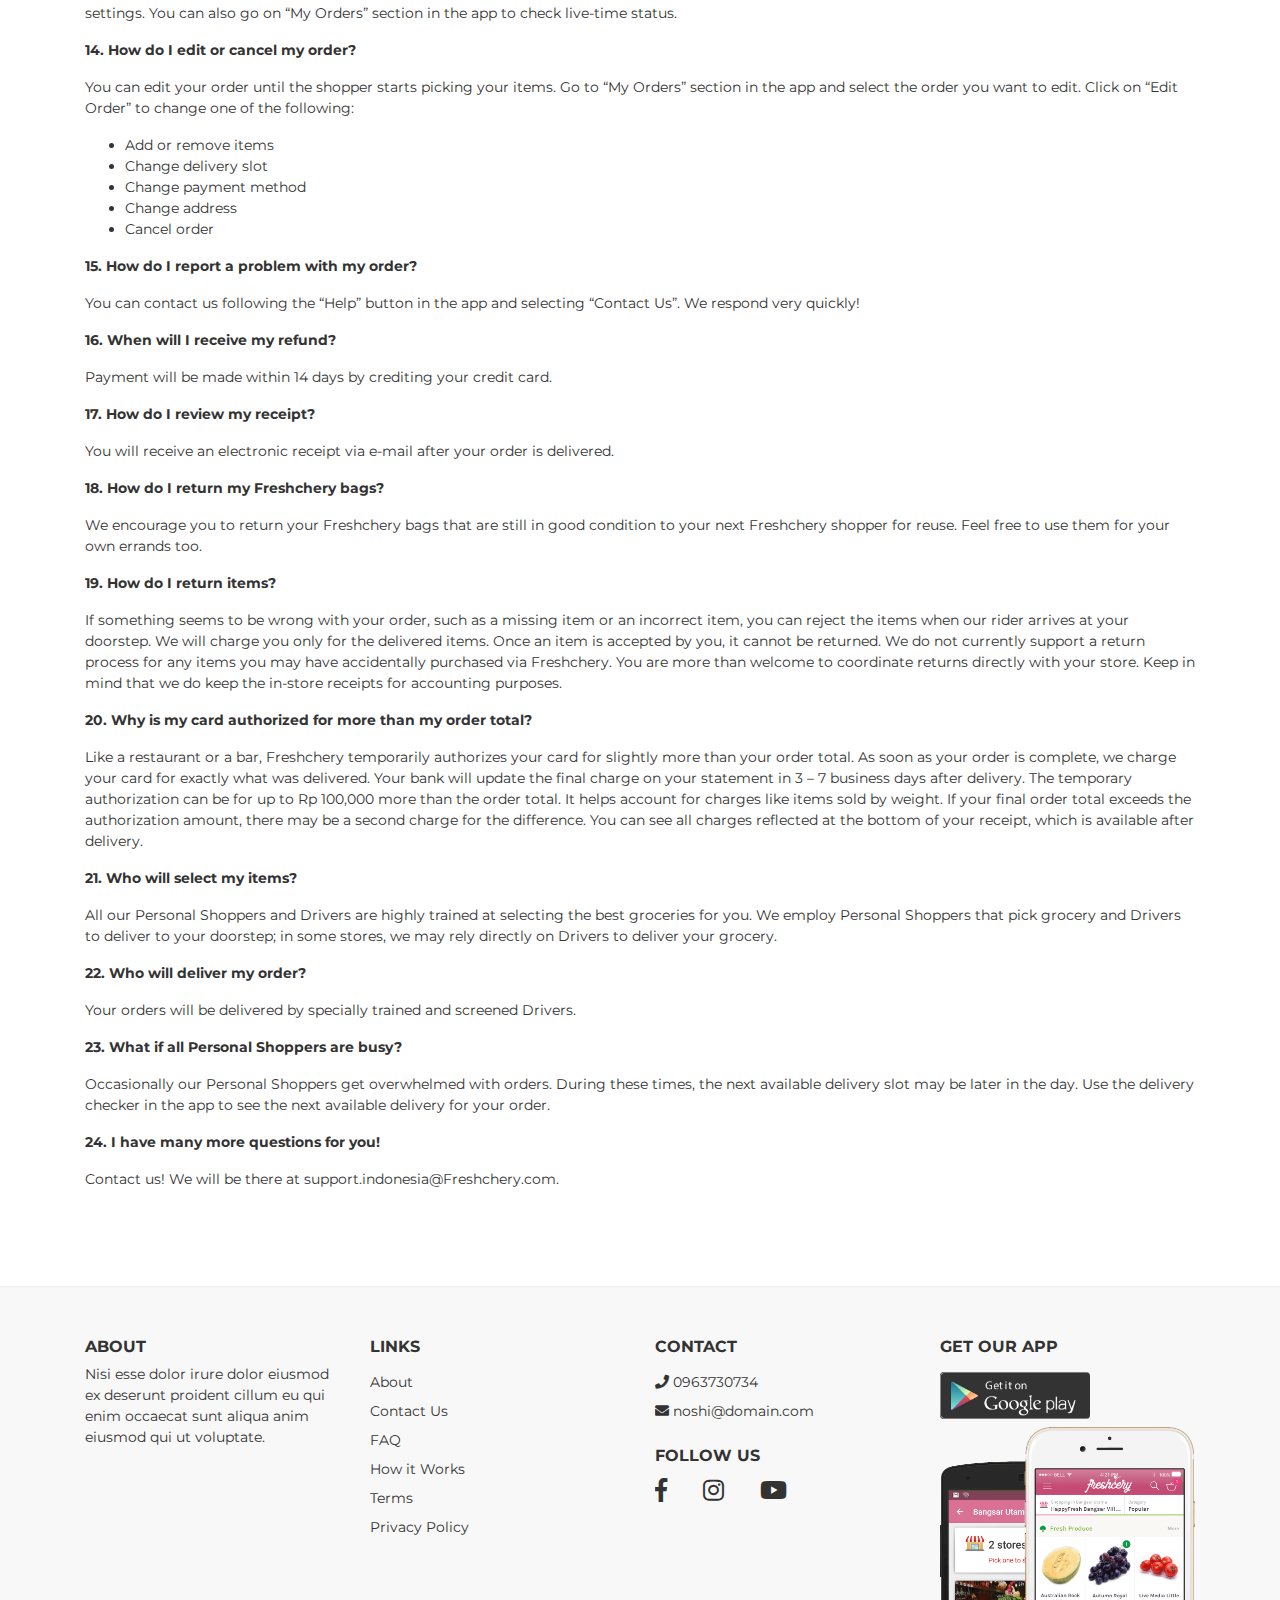
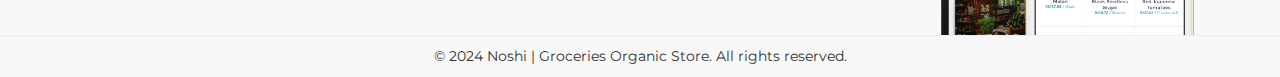
<file: privacy.html>
<!DOCTYPE html>
<html>
<head>
    <title>Freshcery | Groceries Organic Store</title>
    <meta charset="utf-8">
    <meta name="viewport" content="width=device-width, initial-scale=1.0">
    <link href="https://fonts.googleapis.com/css?family=Montserrat:400,700" rel="stylesheet" type="text/css">
    <link href="https://fonts.googleapis.com/css?family=Lato:400,700,400italic,700italic" rel="stylesheet" type="text/css">
    <link href="assets/fonts/sb-bistro/sb-bistro.css" rel="stylesheet" type="text/css">
    <link href="assets/fonts/font-awesome/font-awesome.css" rel="stylesheet" type="text/css">

    <link rel="stylesheet" type="text/css" media="all" href="assets/packages/bootstrap/bootstrap.css">
    <link rel="stylesheet" type="text/css" media="all" href="assets/packages/o2system-ui/o2system-ui.css">
    <link rel="stylesheet" type="text/css" media="all" href="assets/packages/owl-carousel/owl-carousel.css">
    <link rel="stylesheet" type="text/css" media="all" href="assets/packages/cloudzoom/cloudzoom.css">
    <link rel="stylesheet" type="text/css" media="all" href="assets/packages/thumbelina/thumbelina.css">
    <link rel="stylesheet" type="text/css" media="all" href="assets/packages/bootstrap-touchspin/bootstrap-touchspin.css">
    <link rel="stylesheet" type="text/css" media="all" href="assets/css/theme.css">

</head>
<body>
    <div class="page-header">
        <!--=============== Navbar ===============-->
        <nav class="navbar fixed-top navbar-expand-md navbar-dark bg-transparent" id="page-navigation">
            <div class="container">
                <!-- Navbar Brand -->
                <a href="index.html" class="navbar-brand">
                    <img src="assets/img/logo/logo.png" alt="">
                </a>

                <!-- Toggle Button -->
                <button class="navbar-toggler" type="button" data-toggle="collapse" data-target="#navbarcollapse" aria-controls="navbarCollapse" aria-expanded="false" aria-label="Toggle navigation">
                    <span class="navbar-toggler-icon"></span>
                </button>

                <div class="collapse navbar-collapse" id="navbarcollapse">
                    <!-- Navbar Menu -->
                    <ul class="navbar-nav ml-auto">
                        <li class="nav-item">
                            <a href="shop.html" class="nav-link">Shop</a>
                        </li>
                        <li class="nav-item">
                            <a href="register.html" class="nav-link">Register</a>
                        </li>
                        <li class="nav-item">
                            <a href="login.html" class="nav-link">Login</a>
                        </li>
                        <li class="nav-item dropdown">
                            <a class="nav-link dropdown-toggle" href="javascript:void(0)" id="navbarDropdown" role="button" data-toggle="dropdown" aria-haspopup="true" aria-expanded="false">
                                <div class="avatar-header"><img src="assets/img/logo/avatar.jpg"></div> John Doe
                            </a>
                            <div class="dropdown-menu" aria-labelledby="navbarDropdown">
                                <a class="dropdown-item" href="transaction.html">Transactions History</a>
                                <a class="dropdown-item" href="setting.html">Settings</a>
                            </div>
                          </li>
                        <li class="nav-item dropdown">
                            <a href="javascript:void(0)" class="nav-link dropdown-toggle" data-toggle="dropdown" aria-haspopup="true" aria-expanded="false">
                                <i class="fa fa-shopping-basket"></i> <span class="badge badge-primary">5</span>
                            </a>
                            <div class="dropdown-menu shopping-cart">
                                <ul>
                                    <li>
                                        <div class="drop-title">Your Cart</div>
                                    </li>
                                    <li>
                                        <div class="shopping-cart-list">
                                            <div class="media">
                                                <img class="d-flex mr-3" src="assets/img/logo/avatar.jpg" width="60">
                                                <div class="media-body">
                                                    <h5><a href="javascript:void(0)">Carrot</a></h5>
                                                    <p class="price">
                                                        <span class="discount text-muted">Rp. 700.000</span>
                                                        <span>Rp. 100.000</span>
                                                    </p>
                                                    <p class="text-muted">Qty: 1</p>
                                                </div>
                                            </div>
                                            <div class="media">
                                                <img class="d-flex mr-3" src="assets/img/logo/avatar.jpg" width="60">
                                                <div class="media-body">
                                                    <h5><a href="javascript:void(0)">Carrot</a></h5>
                                                    <p class="price">
                                                        <span class="discount text-muted">Rp. 700.000</span>
                                                        <span>Rp. 100.000</span>
                                                    </p>
                                                    <p class="text-muted">Qty: 1</p>
                                                </div>
                                            </div>
                                            <div class="media">
                                                <img class="d-flex mr-3" src="assets/img/logo/avatar.jpg" width="60">
                                                <div class="media-body">
                                                    <h5><a href="javascript:void(0)">Carrot</a></h5>
                                                    <p class="price">
                                                        <span class="discount text-muted">Rp. 700.000</span>
                                                        <span>Rp. 100.000</span>
                                                    </p>
                                                    <p class="text-muted">Qty: 1</p>
                                                </div>
                                            </div>
                                            <div class="media">
                                                <img class="d-flex mr-3" src="assets/img/logo/avatar.jpg" width="60">
                                                <div class="media-body">
                                                    <h5><a href="javascript:void(0)">Carrot</a></h5>
                                                    <p class="price">
                                                        <span class="discount text-muted">Rp. 700.000</span>
                                                        <span>Rp. 100.000</span>
                                                    </p>
                                                    <p class="text-muted">Qty: 1</p>
                                                </div>
                                            </div>
                                        </div>
                                    </li>
                                    <li>
                                        <div class="drop-title d-flex justify-content-between">
                                            <span>Total:</span>
                                            <span class="text-primary"><strong>Rp. 2000.000</strong></span>
                                        </div>
                                    </li>
                                    <li class="d-flex justify-content-between pl-3 pr-3 pt-3">
                                        <a href="cart.html" class="btn btn-default">View Cart</a>
                                        <a href="checkout.html" class="btn btn-primary">Checkout</a>
                                    </li>
                                </ul>
                            </div>
                        </li>
                    </ul>
                </div>

            </div>
        </nav>
    </div>
    <div id="page-content" class="page-content">
        <div class="banner">
            <div class="jumbotron jumbotron-bg text-center rounded-0" style="background-image: url('assets/img/bg-header.jpg');">
                <div class="container">
                    <h1 class="pt-5">
                        Privacy Policy
                    </h1>
                    <p class="lead">
                        Please Read Carefully
                    </p>
                </div>
            </div>
        </div>

        <section id="faq">
            <div class="container">
                <div class="row">
                    <div class="col-md-12">
                        <p><strong>1. What is Freshchery?</strong></p>
                        <p>Freshchery delivers groceries from the stores you love to your doorstep in as little as one hour! We empower you to shop at your trusted stores using our own trained and experienced Personal Shoppers, and then ensure a safe delivery to you.</p>
                        <p><strong>2. What stores are supported?</strong></p>
                        <p>We support a selected number of stores in your area including Ranch Market, Farmers Market, Lotte Mart, Transmart Carrefour, Super Indo, Grand Lucky, Red&amp;White and LOKA Lifestyle Supermarket. We are constantly adding new stores from your area, empowering you to shop from those stores. The stores that serve you are based on your location, and the availability of stores in your proximity.</p>
                        <p><strong>3. Do you serve my area?</strong></p>
                        <p>Currently we serve the Greater Jakarta area, including Tangeran, BSD, Bekasi and Depok as well as Surabaya and Bandung central areas. Check if we deliver to your area by downloading the App or using our Website. You can type your address and see the list of stores available. We keep adding stores on a regular basis! If your favorite store is not listed you can suggest it to us via the &nbsp;“Request New Stores” button at the bottom of the&nbsp; supermarkets list.</p>
                        <p><strong>4. How fast do you deliver?</strong></p>
                        <p>We deliver to you in the next hour, or at any other one-hour time-slot today and in the next 6 days.</p>
                        <p><strong>5. How much does delivery cost?</strong></p>
                        <p>It costs IDR20,000 for the&nbsp;delivery on all delivery slots. And FREE DELIVERY for order placed above IDR500,000 in May 2017 only</p>
                        <p><strong>6. What are the delivery hours?</strong></p>
                        <p>Our delivery hours are based on the opening hours of the stores we work with. Usually between 10am and 10pm. You can place your orders at any time of the day.</p>
                        <p><strong>7. Can I collect any kinds of club points from the supermarkets?</strong></p>
                        <p>Currently we do not support the collection of membership points or other savings from stores. Be sure to keep an eye on email and social media updates for updates on how we’re expanding to improve this functionality.</p>
                        <p><strong>8. What happens if any of my items are out of stock?</strong></p>
                        <p>We receive price and stock updates on a daily base from our retail partners. After placing your order, you will be asked what our Personal Shopper should do in case one of more of your items are out of stock. You can select for the whole order or for each unique product the following actions: choose “let shopper pick” if you want our shoppers to pick the most suitable replacement for you or “call me” if you prefer to receive a phone call. Alternatively, you can also select “do not replace”.</p>
                        <p><strong>9. Are there price differences from the store?</strong><br>
                        For some stores, we may add a small service charge on top of the store price. If you notice an item that you think is priced incorrectly, please reach out to us! We reserve the right to cancel items that are priced incorrectly due to error.</p>
                        <p><strong>10. How do you treat items that are non-Halal?</strong></p>
                        <p>We allow you to buy non-Halal items using Freshchery, and are very careful to ensure that at no point during checkout, delivery, or any other time, non-Halal and Halal items get in contact with each other. To ensure that, we use different bags and clearly separated parts of the box for the transport of non-Halal items.</p>
                        <p><strong>11. Would I get the Freshchery shopping bag for my order?</strong></p>
                        <p>As long as the stocks are available, our Driver will put your order on our very own reuseable shopping bag. If you don’t get the shopping bag, it could be happened because the stocks are empty. But we will restock our shopping bag in the stores maximum at 1 week, don’t worry.</p>
                        <p><strong>12.&nbsp;Can you assure the quality of the products that I bought?</strong></p>
                        <p>Of course! We can assure the quality of the items for you, our beloved customer. If you found any bad quality items, you can contact our Customer Service and we will replace it.</p>
                        <p><strong>13. How do I check the status of my order?</strong></p>
                        <p>You will get notified when your order is packed, order is on its way and has almost arrived. Remember to turn on your push notification in your phone settings. You can also go on “My Orders” section in the app to check live-time status.</p>
                        <p><strong>14. How do I edit or cancel my order?</strong></p>
                        <p>You can edit your order until the shopper starts picking your items. Go to “My Orders” section in the app and select the order you want to edit. Click on “Edit Order” to change one of the following:</p>
                        <ul>
                        <li>Add or remove items</li>
                        <li>Change delivery slot</li>
                        <li>Change payment method</li>
                        <li>Change address</li>
                        <li>Cancel order</li>
                        </ul>
                        <p><strong>15. How do I report a problem with my order?</strong></p>
                        <p>You can contact us following the “Help” button in the app and selecting “Contact Us”. We respond very quickly!</p>
                        <p><strong>16. When will I receive my refund?</strong></p>
                        <p>Payment will be made within 14 days by crediting your credit card.</p>
                        <p><strong>17. How do I review my receipt?</strong></p>
                        <p>You will receive an electronic receipt via e-mail after your order is delivered.</p>
                        <p><strong>18. How do I return my Freshchery bags?</strong></p>
                        <p>We encourage you to return your Freshchery bags that are still in good condition to your next Freshchery shopper for reuse. Feel free to use them for your own errands too.</p>
                        <p><strong>19. How do I return items?</strong></p>
                        <p>If something seems to be wrong with your order, such as a missing item or an incorrect item, you can reject the items when our rider arrives at your doorstep. We will charge you only for the delivered items. Once an item is accepted by you, it cannot be returned. We do not currently support a return process for any items you may have accidentally purchased via Freshchery. You are more than welcome to coordinate returns directly with your store. Keep in mind that we do keep the in-store receipts for accounting purposes.</p>
                        <p><strong>20. Why is my card authorized for more than my order total?</strong></p>
                        <p>Like a restaurant or a bar, Freshchery temporarily authorizes your card for slightly more than your order total. As soon as your order is complete, we charge your card for exactly what was delivered. Your bank will update the final charge on your statement in 3 – 7 business days after delivery. The temporary authorization can be for up to Rp 100,000 more than the order total. It helps account for charges like items sold by weight. If your final order total exceeds the authorization amount, there may be a second charge for the difference. You can see all charges reflected at the bottom of your receipt, which is available after delivery.</p>
                        <p><strong>21. Who will select my items?</strong></p>
                        <p>All our Personal Shoppers and Drivers are highly trained at selecting the best groceries for you. We employ Personal Shoppers that pick grocery and Drivers to deliver to your doorstep; in some stores, we may rely directly on Drivers to deliver your grocery.</p>
                        <p><strong>22. Who will deliver my order?</strong></p>
                        <p>Your orders will be delivered by specially trained and screened Drivers.</p>
                        <p><strong>23. What if all Personal Shoppers are busy?</strong></p>
                        <p>Occasionally our Personal Shoppers get overwhelmed with orders. During these times, the next available delivery slot may be later in the day. Use the delivery checker in the app to see the next available delivery for your order.</p>
                        <p><strong>24. I have many more questions for you!</strong></p>
                        <p>Contact us! We will be there at support.indonesia@Freshchery.com.</p>


                    </div>
                </div>
            </div>
        </section>
    </div>
    <footer>
        <div class="container">
            <div class="row">
                <div class="col-md-3">
                    <h5>About</h5>
                    <p>Nisi esse dolor irure dolor eiusmod ex deserunt proident cillum eu qui enim occaecat sunt aliqua anim eiusmod qui ut voluptate.</p>
                </div>
                <div class="col-md-3">
                    <h5>Links</h5>
                    <ul>
                        <li>
                            <a href="about.html">About</a>
                        </li>
                        <li>
                            <a href="contact.html">Contact Us</a>
                        </li>
                        <li>
                            <a href="faq.html">FAQ</a>
                        </li>
                        <li>
                            <a href="javascript:void(0)">How it Works</a>
                        </li>
                        <li>
                            <a href="terms.html">Terms</a>
                        </li>
                        <li>
                            <a href="privacy.html">Privacy Policy</a>
                        </li>
                    </ul>
                </div>
                <div class="col-md-3">
                     <h5>Contact</h5>
                     <ul>
                         <li>
                            <a href="tel:+855963730734"><i class="fa fa-phone"></i> 0963730734</a>
                        </li>
                        <li>
                            <a href="noshishop@domain.com"><i class="fa fa-envelope"></i> noshi@domain.com</a>
                         </li>
                     </ul>

                     <h5>Follow Us</h5>
                     <ul class="social">
                         <li>
                            <a href="javascript:void(0)" target="_blank"><i class="fab fa-facebook-f"></i></a>
                         </li>
                         <li>
                            <a href="javascript:void(0)" target="_blank"><i class="fab fa-instagram"></i></a>
                         </li>
                         <li>
                            <a href="javascript:void(0)" target="_blank"><i class="fab fa-youtube"></i></a>
                         </li>
                     </ul>
                </div>
                <div class="col-md-3">
                     <h5>Get Our App</h5>
                     <ul class="mb-0">
                         <li class="download-app">
                             <a href="#"><img src="assets/img/playstore.png"></a>
                         </li>
                         <li style="height: 200px">
                             <div class="mockup">
                                 <img src="assets/img/mockup.png">
                             </div>
                         </li>
                     </ul>
                </div>
            </div>
        </div>
        <p class="copyright">&copy; 2024 Noshi | Groceries Organic Store. All rights reserved.</p>
    </footer>
    <script type="text/javascript" src="assets/js/jquery.js"></script>
    <script type="text/javascript" src="assets/js/jquery-migrate.js"></script>
    <script type="text/javascript" src="assets/packages/bootstrap/libraries/popper.js"></script>
    <script type="text/javascript" src="assets/packages/bootstrap/bootstrap.js"></script>
    <script type="text/javascript" src="assets/packages/o2system-ui/o2system-ui.js"></script>
    <script type="text/javascript" src="assets/packages/owl-carousel/owl-carousel.js"></script>
    <script type="text/javascript" src="assets/packages/cloudzoom/cloudzoom.js"></script>
    <script type="text/javascript" src="assets/packages/thumbelina/thumbelina.js"></script>
    <script type="text/javascript" src="assets/packages/bootstrap-touchspin/bootstrap-touchspin.js"></script>
    <script type="text/javascript" src="assets/js/theme.js"></script>
</body>
</html>
</file>
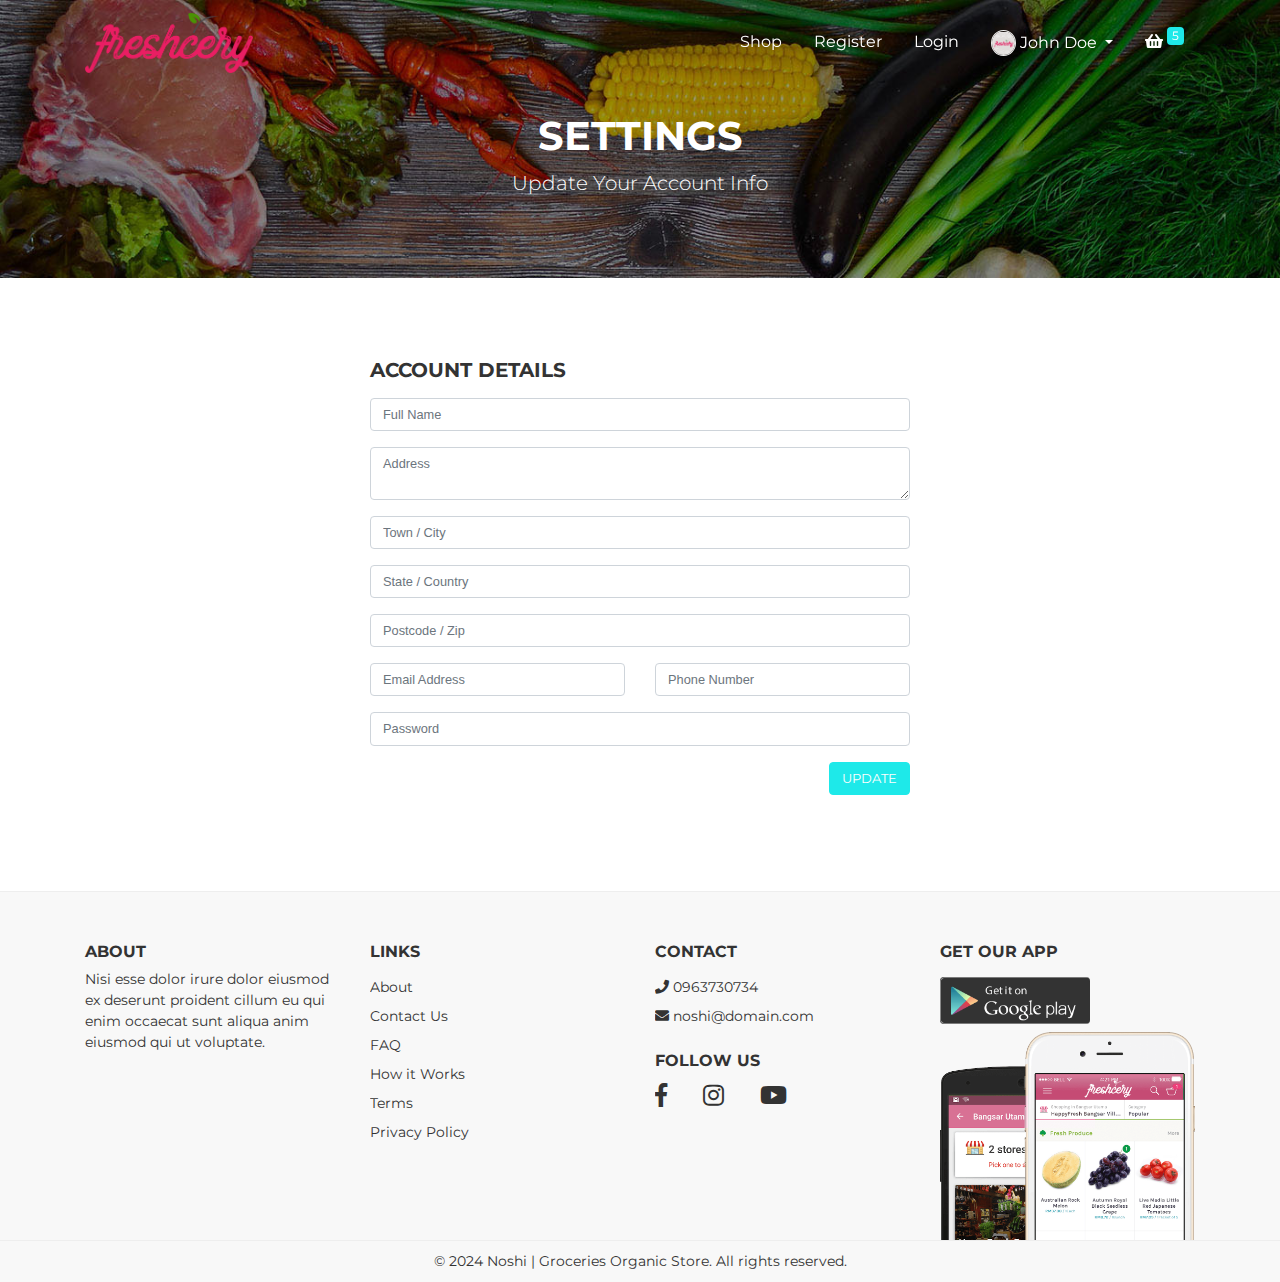
<file: setting.html>
<!DOCTYPE html>
<html>
<head>
    <title>Freshcery | Groceries Organic Store</title>
    <meta charset="utf-8">
    <meta name="viewport" content="width=device-width, initial-scale=1.0">
    <link href="https://fonts.googleapis.com/css?family=Montserrat:400,700" rel="stylesheet" type="text/css">
    <link href="https://fonts.googleapis.com/css?family=Lato:400,700,400italic,700italic" rel="stylesheet" type="text/css">
    <link href="assets/fonts/sb-bistro/sb-bistro.css" rel="stylesheet" type="text/css">
    <link href="assets/fonts/font-awesome/font-awesome.css" rel="stylesheet" type="text/css">

    <link rel="stylesheet" type="text/css" media="all" href="assets/packages/bootstrap/bootstrap.css">
    <link rel="stylesheet" type="text/css" media="all" href="assets/packages/o2system-ui/o2system-ui.css">
    <link rel="stylesheet" type="text/css" media="all" href="assets/packages/owl-carousel/owl-carousel.css">
    <link rel="stylesheet" type="text/css" media="all" href="assets/packages/cloudzoom/cloudzoom.css">
    <link rel="stylesheet" type="text/css" media="all" href="assets/packages/thumbelina/thumbelina.css">
    <link rel="stylesheet" type="text/css" media="all" href="assets/packages/bootstrap-touchspin/bootstrap-touchspin.css">
    <link rel="stylesheet" type="text/css" media="all" href="assets/css/theme.css">

</head>
<body>
    <div class="page-header">
        <!--=============== Navbar ===============-->
        <nav class="navbar fixed-top navbar-expand-md navbar-dark bg-transparent" id="page-navigation">
            <div class="container">
                <!-- Navbar Brand -->
                <a href="index.html" class="navbar-brand">
                    <img src="assets/img/logo/logo.png" alt="">
                </a>

                <!-- Toggle Button -->
                <button class="navbar-toggler" type="button" data-toggle="collapse" data-target="#navbarcollapse" aria-controls="navbarCollapse" aria-expanded="false" aria-label="Toggle navigation">
                    <span class="navbar-toggler-icon"></span>
                </button>

                <div class="collapse navbar-collapse" id="navbarcollapse">
                    <!-- Navbar Menu -->
                    <ul class="navbar-nav ml-auto">
                        <li class="nav-item">
                            <a href="shop.html" class="nav-link">Shop</a>
                        </li>
                        <li class="nav-item">
                            <a href="register.html" class="nav-link">Register</a>
                        </li>
                        <li class="nav-item">
                            <a href="login.html" class="nav-link">Login</a>
                        </li>
                        <li class="nav-item dropdown">
                            <a class="nav-link dropdown-toggle" href="javascript:void(0)" id="navbarDropdown" role="button" data-toggle="dropdown" aria-haspopup="true" aria-expanded="false">
                                <div class="avatar-header"><img src="assets/img/logo/avatar.jpg"></div> John Doe
                            </a>
                            <div class="dropdown-menu" aria-labelledby="navbarDropdown">
                                <a class="dropdown-item" href="transaction.html">Transactions History</a>
                                <a class="dropdown-item" href="setting.html">Settings</a>
                            </div>
                          </li>
                        <li class="nav-item dropdown">
                            <a href="javascript:void(0)" class="nav-link dropdown-toggle" data-toggle="dropdown" aria-haspopup="true" aria-expanded="false">
                                <i class="fa fa-shopping-basket"></i> <span class="badge badge-primary">5</span>
                            </a>
                            <div class="dropdown-menu shopping-cart">
                                <ul>
                                    <li>
                                        <div class="drop-title">Your Cart</div>
                                    </li>
                                    <li>
                                        <div class="shopping-cart-list">
                                            <div class="media">
                                                <img class="d-flex mr-3" src="assets/img/logo/avatar.jpg" width="60">
                                                <div class="media-body">
                                                    <h5><a href="javascript:void(0)">Carrot</a></h5>
                                                    <p class="price">
                                                        <span class="discount text-muted">Rp. 700.000</span>
                                                        <span>Rp. 100.000</span>
                                                    </p>
                                                    <p class="text-muted">Qty: 1</p>
                                                </div>
                                            </div>
                                            <div class="media">
                                                <img class="d-flex mr-3" src="assets/img/logo/avatar.jpg" width="60">
                                                <div class="media-body">
                                                    <h5><a href="javascript:void(0)">Carrot</a></h5>
                                                    <p class="price">
                                                        <span class="discount text-muted">Rp. 700.000</span>
                                                        <span>Rp. 100.000</span>
                                                    </p>
                                                    <p class="text-muted">Qty: 1</p>
                                                </div>
                                            </div>
                                            <div class="media">
                                                <img class="d-flex mr-3" src="assets/img/logo/avatar.jpg" width="60">
                                                <div class="media-body">
                                                    <h5><a href="javascript:void(0)">Carrot</a></h5>
                                                    <p class="price">
                                                        <span class="discount text-muted">Rp. 700.000</span>
                                                        <span>Rp. 100.000</span>
                                                    </p>
                                                    <p class="text-muted">Qty: 1</p>
                                                </div>
                                            </div>
                                            <div class="media">
                                                <img class="d-flex mr-3" src="assets/img/logo/avatar.jpg" width="60">
                                                <div class="media-body">
                                                    <h5><a href="javascript:void(0)">Carrot</a></h5>
                                                    <p class="price">
                                                        <span class="discount text-muted">Rp. 700.000</span>
                                                        <span>Rp. 100.000</span>
                                                    </p>
                                                    <p class="text-muted">Qty: 1</p>
                                                </div>
                                            </div>
                                        </div>
                                    </li>
                                    <li>
                                        <div class="drop-title d-flex justify-content-between">
                                            <span>Total:</span>
                                            <span class="text-primary"><strong>Rp. 2000.000</strong></span>
                                        </div>
                                    </li>
                                    <li class="d-flex justify-content-between pl-3 pr-3 pt-3">
                                        <a href="cart.html" class="btn btn-default">View Cart</a>
                                        <a href="checkout.html" class="btn btn-primary">Checkout</a>
                                    </li>
                                </ul>
                            </div>
                        </li>
                    </ul>
                </div>

            </div>
        </nav>
    </div>
    <div id="page-content" class="page-content">
        <div class="banner">
            <div class="jumbotron jumbotron-bg text-center rounded-0" style="background-image: url('assets/img/bg-header.jpg');">
                <div class="container">
                    <h1 class="pt-5">
                        Settings
                    </h1>
                    <p class="lead">
                        Update Your Account Info
                    </p>
                </div>
            </div>
        </div>

        <section id="checkout">
            <div class="container">
                <div class="row justify-content-center">
                    <div class="col-xs-12 col-sm-6">
                        <h5 class="mb-3">ACCOUNT DETAILS</h5>
                        <!-- Bill Detail of the Page -->
                        <form action="#" class="bill-detail">
                            <fieldset>
                                <div class="form-group row">
                                    <div class="col">
                                        <input class="form-control" placeholder="Full Name" type="text">
                                    </div>
                                   
                                </div>
                               
                                <div class="form-group">
                                    <textarea class="form-control" placeholder="Address"></textarea>
                                </div>
                                <div class="form-group">
                                    <input class="form-control" placeholder="Town / City" type="text">
                                </div>
                                <div class="form-group">
                                    <input class="form-control" placeholder="State / Country" type="text">
                                </div>
                                <div class="form-group">
                                    <input class="form-control" placeholder="Postcode / Zip" type="text">
                                </div>
                                <div class="form-group row">
                                    <div class="col">
                                        <input class="form-control" placeholder="Email Address" type="email">
                                    </div>
                                    <div class="col">
                                        <input class="form-control" placeholder="Phone Number" type="tel">
                                    </div>
                                </div>
                                <div class="form-group">
                                    <input class="form-control" placeholder="Password" type="password">
                                </div>
                                <div class="form-group text-right">
                                    <a href="#" class="btn btn-primary">UPDATE</a>
                                    <div class="clearfix">
                                </div>
                            </fieldset>
                        </form>
                        <!-- Bill Detail of the Page end -->
                    </div>
                </div>
            </div>
        </section>
    </div>
    <footer>
        <div class="container">
            <div class="row">
                <div class="col-md-3">
                    <h5>About</h5>
                    <p>Nisi esse dolor irure dolor eiusmod ex deserunt proident cillum eu qui enim occaecat sunt aliqua anim eiusmod qui ut voluptate.</p>
                </div>
                <div class="col-md-3">
                    <h5>Links</h5>
                    <ul>
                        <li>
                            <a href="about.html">About</a>
                        </li>
                        <li>
                            <a href="contact.html">Contact Us</a>
                        </li>
                        <li>
                            <a href="faq.html">FAQ</a>
                        </li>
                        <li>
                            <a href="javascript:void(0)">How it Works</a>
                        </li>
                        <li>
                            <a href="terms.html">Terms</a>
                        </li>
                        <li>
                            <a href="privacy.html">Privacy Policy</a>
                        </li>
                    </ul>
                </div>
                <div class="col-md-3">
                     <h5>Contact</h5>
                     <ul>
                         <li>
                            <a href="tel:+855963730734"><i class="fa fa-phone"></i> 0963730734</a>
                        </li>
                        <li>
                            <a href="noshishop@domain.com"><i class="fa fa-envelope"></i> noshi@domain.com</a>
                         </li>
                     </ul>

                     <h5>Follow Us</h5>
                     <ul class="social">
                         <li>
                            <a href="javascript:void(0)" target="_blank"><i class="fab fa-facebook-f"></i></a>
                         </li>
                         <li>
                            <a href="javascript:void(0)" target="_blank"><i class="fab fa-instagram"></i></a>
                         </li>
                         <li>
                            <a href="javascript:void(0)" target="_blank"><i class="fab fa-youtube"></i></a>
                         </li>
                     </ul>
                </div>
                <div class="col-md-3">
                     <h5>Get Our App</h5>
                     <ul class="mb-0">
                         <li class="download-app">
                             <a href="#"><img src="assets/img/playstore.png"></a>
                         </li>
                         <li style="height: 200px">
                             <div class="mockup">
                                 <img src="assets/img/mockup.png">
                             </div>
                         </li>
                     </ul>
                </div>
            </div>
        </div>
        <p class="copyright">&copy; 2024 Noshi | Groceries Organic Store. All rights reserved.</p>
    </footer>

    <script type="text/javascript" src="assets/js/jquery.js"></script>
    <script type="text/javascript" src="assets/js/jquery-migrate.js"></script>
    <script type="text/javascript" src="assets/packages/bootstrap/libraries/popper.js"></script>
    <script type="text/javascript" src="assets/packages/bootstrap/bootstrap.js"></script>
    <script type="text/javascript" src="assets/packages/o2system-ui/o2system-ui.js"></script>
    <script type="text/javascript" src="assets/packages/owl-carousel/owl-carousel.js"></script>
    <script type="text/javascript" src="assets/packages/cloudzoom/cloudzoom.js"></script>
    <script type="text/javascript" src="assets/packages/thumbelina/thumbelina.js"></script>
    <script type="text/javascript" src="assets/packages/bootstrap-touchspin/bootstrap-touchspin.js"></script>
    <script type="text/javascript" src="assets/js/theme.js"></script>
</body>
</html>
</file>
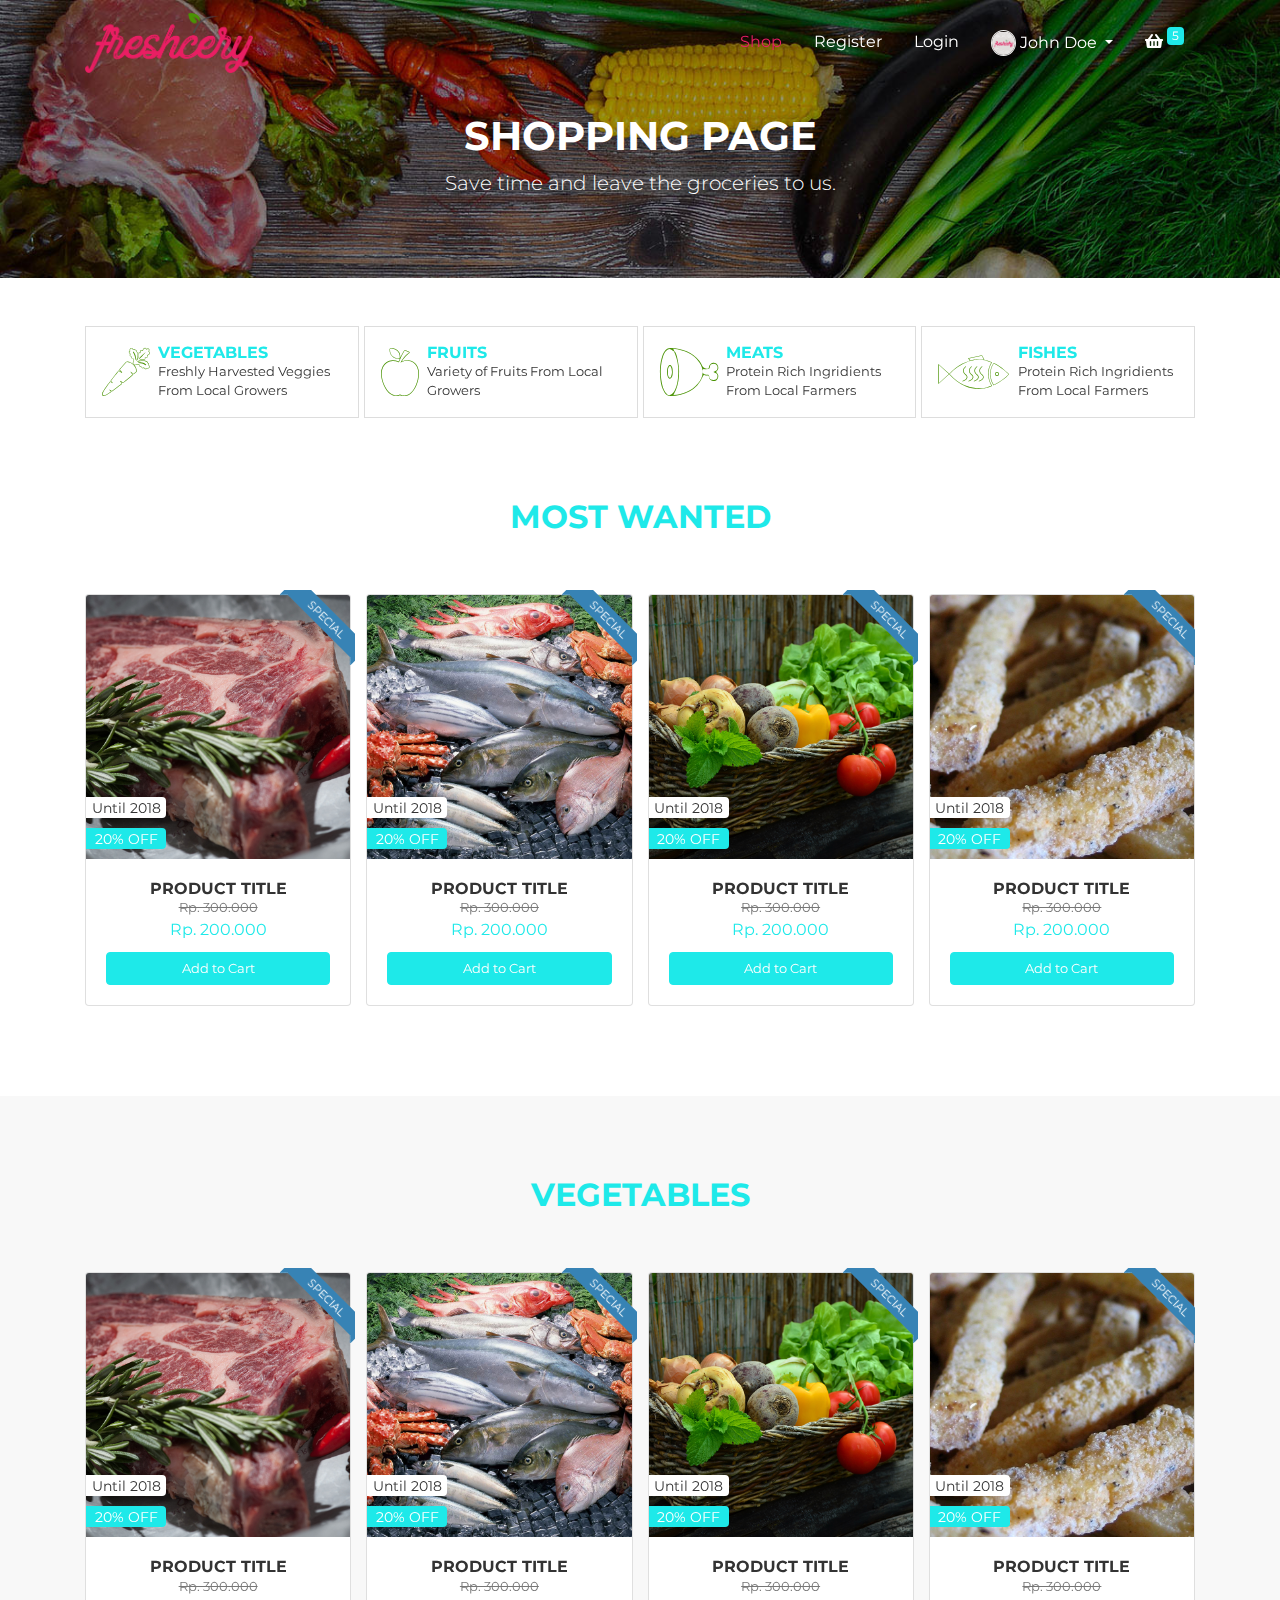
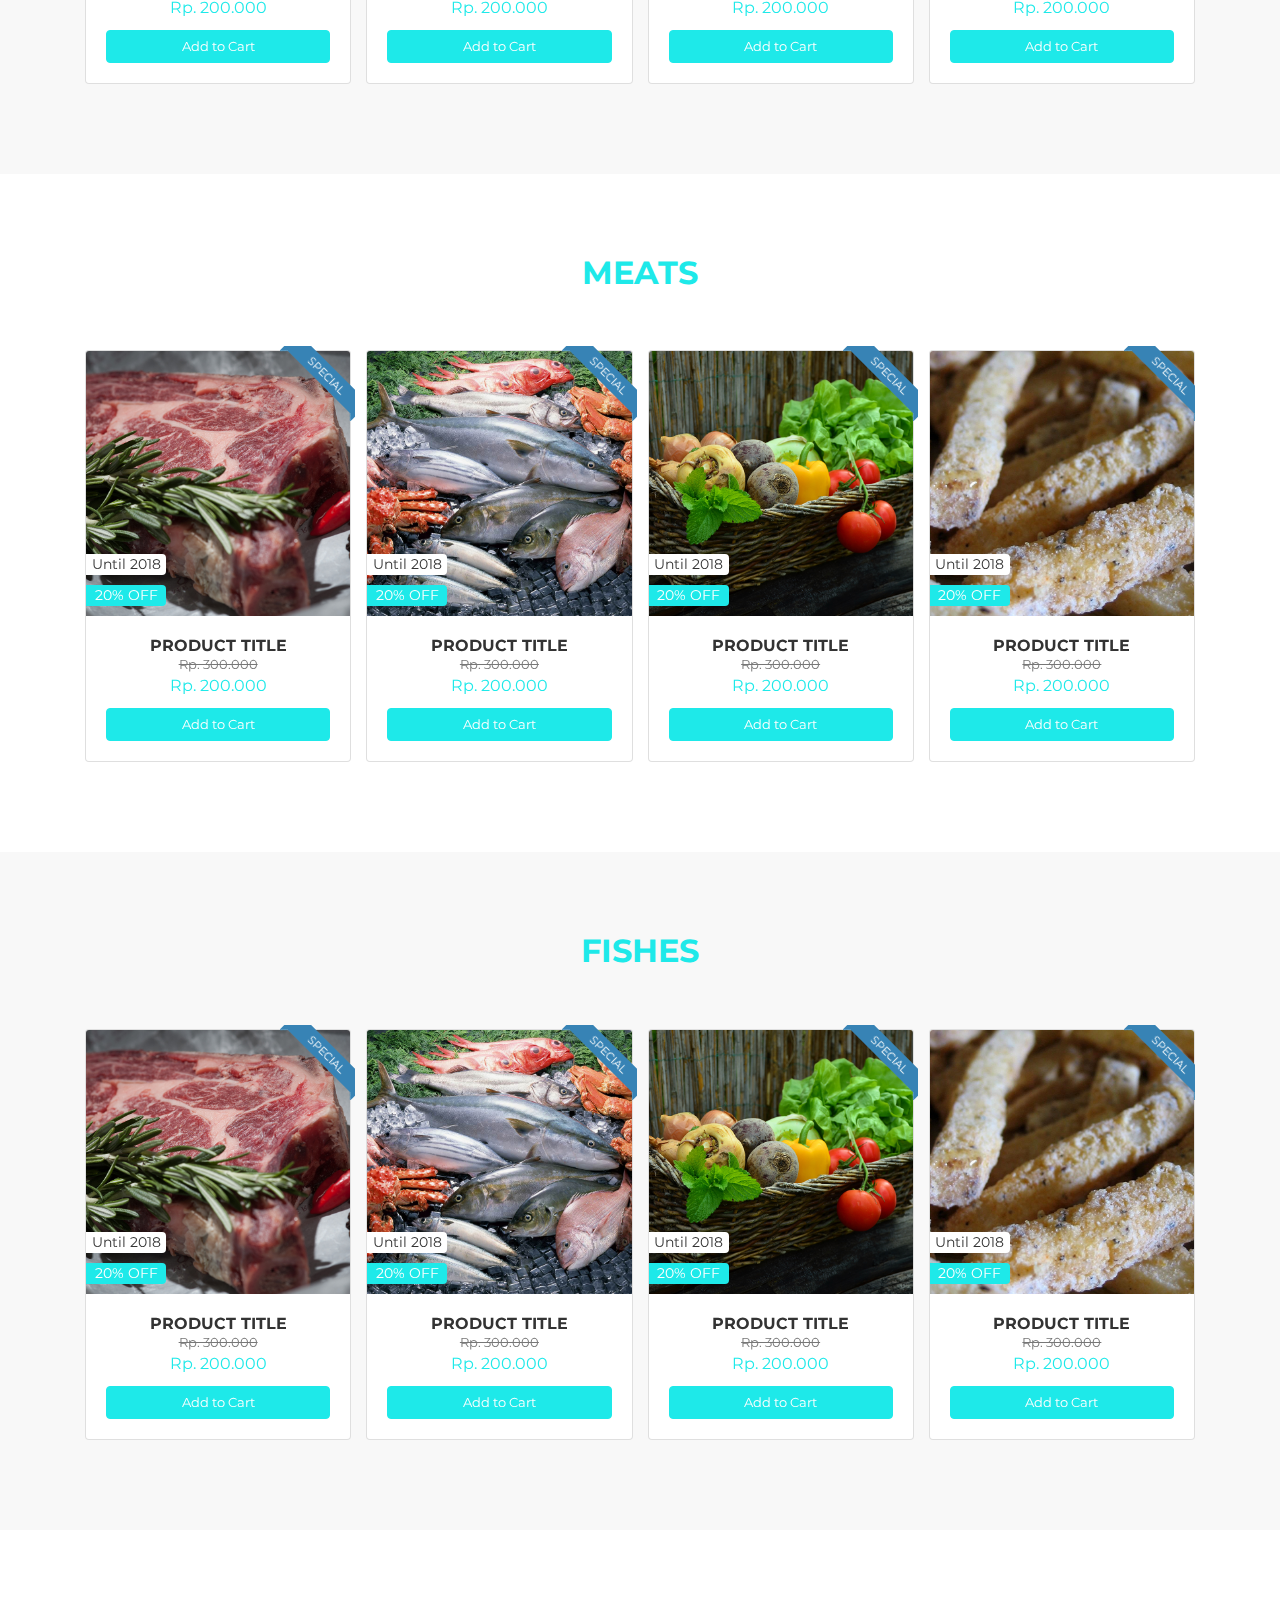
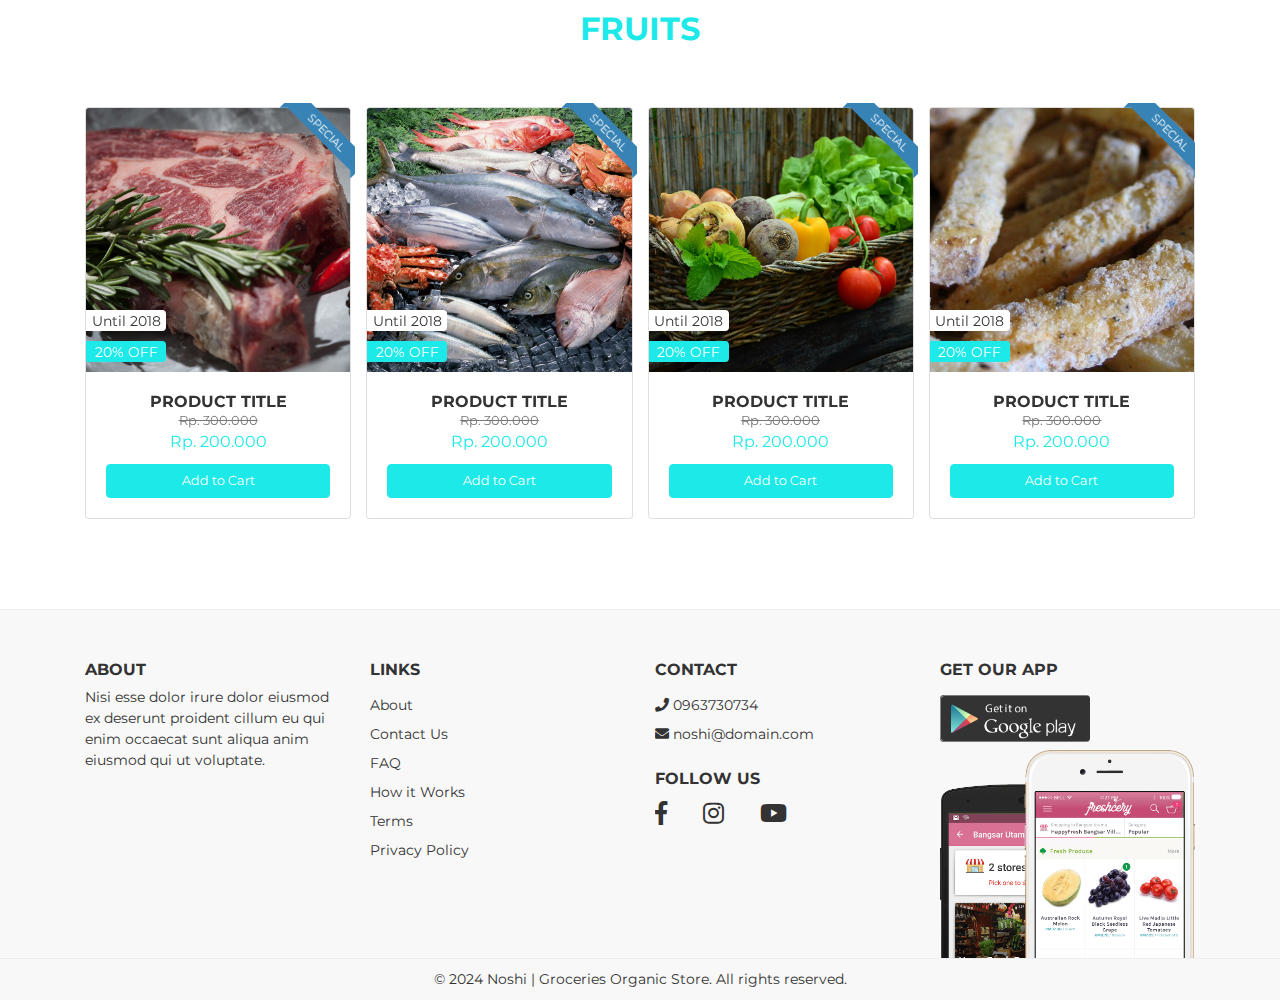
<file: shop.html>
<!DOCTYPE html>
<html>
<head>
    <title>Freshcery | Groceries Organic Store</title>
    <meta charset="utf-8">
    <meta name="viewport" content="width=device-width, initial-scale=1.0">
    <link href="https://fonts.googleapis.com/css?family=Montserrat:400,700" rel="stylesheet" type="text/css">
    <link href="https://fonts.googleapis.com/css?family=Lato:400,700,400italic,700italic" rel="stylesheet" type="text/css">
    <link href="assets/fonts/sb-bistro/sb-bistro.css" rel="stylesheet" type="text/css">
    <link href="assets/fonts/font-awesome/font-awesome.css" rel="stylesheet" type="text/css">

    <link rel="stylesheet" type="text/css" media="all" href="assets/packages/bootstrap/bootstrap.css">
    <link rel="stylesheet" type="text/css" media="all" href="assets/packages/o2system-ui/o2system-ui.css">
    <link rel="stylesheet" type="text/css" media="all" href="assets/packages/owl-carousel/owl-carousel.css">
    <link rel="stylesheet" type="text/css" media="all" href="assets/packages/cloudzoom/cloudzoom.css">
    <link rel="stylesheet" type="text/css" media="all" href="assets/packages/thumbelina/thumbelina.css">
    <link rel="stylesheet" type="text/css" media="all" href="assets/packages/bootstrap-touchspin/bootstrap-touchspin.css">
    <link rel="stylesheet" type="text/css" media="all" href="assets/css/theme.css">

</head>
<body>
    <div class="page-header">
        <!--=============== Navbar ===============-->
        <nav class="navbar fixed-top navbar-expand-md navbar-dark bg-transparent" id="page-navigation">
            <div class="container">
                <!-- Navbar Brand -->
                <a href="index.html" class="navbar-brand">
                    <img src="assets/img/logo/logo.png" alt="">
                </a>

                <!-- Toggle Button -->
                <button class="navbar-toggler" type="button" data-toggle="collapse" data-target="#navbarcollapse" aria-controls="navbarCollapse" aria-expanded="false" aria-label="Toggle navigation">
                    <span class="navbar-toggler-icon"></span>
                </button>

                <div class="collapse navbar-collapse" id="navbarcollapse">
                    <!-- Navbar Menu -->
                    <ul class="navbar-nav ml-auto">
                        <li class="nav-item">
                            <a href="shop.html" class="nav-link active">Shop</a>
                        </li>
                        <li class="nav-item">
                            <a href="register.html" class="nav-link">Register</a>
                        </li>
                        <li class="nav-item">
                            <a href="login.html" class="nav-link">Login</a>
                        </li>
                        <li class="nav-item dropdown">
                            <a class="nav-link dropdown-toggle" href="javascript:void(0)" id="navbarDropdown" role="button" data-toggle="dropdown" aria-haspopup="true" aria-expanded="false">
                                <div class="avatar-header"><img src="assets/img/logo/avatar.jpg"></div> John Doe
                            </a>
                            <div class="dropdown-menu" aria-labelledby="navbarDropdown">
                                <a class="dropdown-item" href="transaction.html">Transactions History</a>
                                <a class="dropdown-item" href="setting.html">Settings</a>
                            </div>
                          </li>
                        <li class="nav-item dropdown">
                            <a href="javascript:void(0)" class="nav-link dropdown-toggle" data-toggle="dropdown" aria-haspopup="true" aria-expanded="false">
                                <i class="fa fa-shopping-basket"></i> <span class="badge badge-primary">5</span>
                            </a>
                            <div class="dropdown-menu shopping-cart">
                                <ul>
                                    <li>
                                        <div class="drop-title">Your Cart</div>
                                    </li>
                                    <li>
                                        <div class="shopping-cart-list">
                                            <div class="media">
                                                <img class="d-flex mr-3" src="assets/img/logo/avatar.jpg" width="60">
                                                <div class="media-body">
                                                    <h5><a href="javascript:void(0)">Carrot</a></h5>
                                                    <p class="price">
                                                        <span class="discount text-muted">Rp. 700.000</span>
                                                        <span>Rp. 100.000</span>
                                                    </p>
                                                    <p class="text-muted">Qty: 1</p>
                                                </div>
                                            </div>
                                            <div class="media">
                                                <img class="d-flex mr-3" src="assets/img/logo/avatar.jpg" width="60">
                                                <div class="media-body">
                                                    <h5><a href="javascript:void(0)">Carrot</a></h5>
                                                    <p class="price">
                                                        <span class="discount text-muted">Rp. 700.000</span>
                                                        <span>Rp. 100.000</span>
                                                    </p>
                                                    <p class="text-muted">Qty: 1</p>
                                                </div>
                                            </div>
                                            <div class="media">
                                                <img class="d-flex mr-3" src="assets/img/logo/avatar.jpg" width="60">
                                                <div class="media-body">
                                                    <h5><a href="javascript:void(0)">Carrot</a></h5>
                                                    <p class="price">
                                                        <span class="discount text-muted">Rp. 700.000</span>
                                                        <span>Rp. 100.000</span>
                                                    </p>
                                                    <p class="text-muted">Qty: 1</p>
                                                </div>
                                            </div>
                                            <div class="media">
                                                <img class="d-flex mr-3" src="assets/img/logo/avatar.jpg" width="60">
                                                <div class="media-body">
                                                    <h5><a href="javascript:void(0)">Carrot</a></h5>
                                                    <p class="price">
                                                        <span class="discount text-muted">Rp. 700.000</span>
                                                        <span>Rp. 100.000</span>
                                                    </p>
                                                    <p class="text-muted">Qty: 1</p>
                                                </div>
                                            </div>
                                        </div>
                                    </li>
                                    <li>
                                        <div class="drop-title d-flex justify-content-between">
                                            <span>Total:</span>
                                            <span class="text-primary"><strong>Rp. 2000.000</strong></span>
                                        </div>
                                    </li>
                                    <li class="d-flex justify-content-between pl-3 pr-3 pt-3">
                                        <a href="cart.html" class="btn btn-default">View Cart</a>
                                        <a href="checkout.html" class="btn btn-primary">Checkout</a>
                                    </li>
                                </ul>
                            </div>
                        </li>
                    </ul>
                </div>

            </div>
        </nav>
    </div>
    <div id="page-content" class="page-content">
        <div class="banner">
            <div class="jumbotron jumbotron-bg text-center rounded-0" style="background-image: url('assets/img/bg-header.jpg');">
                <div class="container">
                    <h1 class="pt-5">
                        Shopping Page
                    </h1>
                    <p class="lead">
                        Save time and leave the groceries to us.
                    </p>
                </div>
            </div>
        </div>

        <div class="container">
            <div class="row">
                <div class="col-md-12">
                    <div class="shop-categories owl-carousel mt-5">
                        <div class="item">
                            <a href="shop.html">
                                <div class="media d-flex align-items-center justify-content-center">
                                    <span class="d-flex mr-2"><i class="sb-bistro-carrot"></i></span>
                                    <div class="media-body">
                                        <h5>Vegetables</h5>
                                        <p>Freshly Harvested Veggies From Local Growers</p>
                                    </div>
                                </div>
                            </a>
                        </div>
                        <div class="item">
                            <a href="shop.html">
                                <div class="media d-flex align-items-center justify-content-center">
                                    <span class="d-flex mr-2"><i class="sb-bistro-apple"></i></span>
                                    <div class="media-body">
                                        <h5>Fruits</h5>
                                        <p>Variety of Fruits From Local Growers</p>
                                    </div>
                                </div>
                            </a>
                        </div>
                        <div class="item">
                            <a href="shop.html">
                                <div class="media d-flex align-items-center justify-content-center">
                                    <span class="d-flex mr-2"><i class="sb-bistro-roast-leg"></i></span>
                                    <div class="media-body">
                                        <h5>Meats</h5>
                                        <p>Protein Rich Ingridients From Local Farmers</p>
                                    </div>
                                </div>
                            </a>
                        </div>
                        <div class="item">
                            <a href="shop.html">
                                <div class="media d-flex align-items-center justify-content-center">
                                    <span class="d-flex mr-2"><i class="sb-bistro-fish-1"></i></span>
                                    <div class="media-body">
                                        <h5>Fishes</h5>
                                        <p>Protein Rich Ingridients From Local Farmers</p>
                                    </div>
                                </div>
                            </a>
                        </div>
                        <div class="item">
                            <a href="shop.html">
                                <div class="media d-flex align-items-center justify-content-center">
                                    <span class="d-flex mr-2"><i class="sb-bistro-french-fries"></i></span>
                                    <div class="media-body">
                                        <h5>Frozen Foods</h5>
                                        <p>Protein Rich Ingridients From Local Farmers</p>
                                    </div>
                                </div>
                            </a>
                        </div>
                        <div class="item">
                            <a href="shop.html">
                                <div class="media d-flex align-items-center justify-content-center">
                                    <span class="d-flex mr-2"><i class="sb-bistro-appetizer"></i></span>
                                    <div class="media-body">
                                        <h5>Packages</h5>
                                        <p>Protein Rich Ingridients From Local Farmers</p>
                                    </div>
                                </div>
                            </a>
                        </div>
                    </div>
                </div>
            </div>
        </div>

        <section id="most-wanted">
            <div class="container">
                <div class="row">
                    <div class="col-md-12">
                        <h2 class="title">Most Wanted</h2>
                        <div class="product-carousel owl-carousel">
                            <div class="item">
                                <div class="card card-product">
                                    <div class="card-ribbon">
                                        <div class="card-ribbon-container right">
                                            <span class="ribbon ribbon-primary">SPECIAL</span>
                                        </div>
                                    </div>
                                    <div class="card-badge">
                                        <div class="card-badge-container left">
                                            <span class="badge badge-default">
                                                Until 2018
                                            </span>
                                            <span class="badge badge-primary">
                                                20% OFF
                                            </span>
                                        </div>
                                        <img src="assets/img/meats.jpg" alt="Card image 2" class="card-img-top">
                                    </div>
                                    <div class="card-body">
                                        <h4 class="card-title">
                                            <a href="detail-product.html">Product Title</a>
                                        </h4>
                                        <div class="card-price">
                                            <span class="discount">Rp. 300.000</span>
                                            <span class="reguler">Rp. 200.000</span>
                                        </div>
                                        <a href="detail-product.html" class="btn btn-block btn-primary">
                                            Add to Cart
                                        </a>

                                    </div>
                                </div>
                            </div>
                            <div class="item">
                                <div class="card card-product">
                                    <div class="card-ribbon">
                                        <div class="card-ribbon-container right">
                                            <span class="ribbon ribbon-primary">SPECIAL</span>
                                        </div>
                                    </div>
                                    <div class="card-badge">
                                        <div class="card-badge-container left">
                                            <span class="badge badge-default">
                                                Until 2018
                                            </span>
                                            <span class="badge badge-primary">
                                                20% OFF
                                            </span>
                                        </div>
                                        <img src="assets/img/fish.jpg" alt="Card image 2" class="card-img-top">
                                    </div>
                                    <div class="card-body">
                                        <h4 class="card-title">
                                            <a href="detail-product.html">Product Title</a>
                                        </h4>
                                        <div class="card-price">
                                            <span class="discount">Rp. 300.000</span>
                                            <span class="reguler">Rp. 200.000</span>
                                        </div>
                                        <a href="detail-product.html" class="btn btn-block btn-primary">
                                            Add to Cart
                                        </a>

                                    </div>
                                </div>
                            </div>
                            <div class="item">
                                <div class="card card-product">
                                    <div class="card-ribbon">
                                        <div class="card-ribbon-container right">
                                            <span class="ribbon ribbon-primary">SPECIAL</span>
                                        </div>
                                    </div>
                                    <div class="card-badge">
                                        <div class="card-badge-container left">
                                            <span class="badge badge-default">
                                                Until 2018
                                            </span>
                                            <span class="badge badge-primary">
                                                20% OFF
                                            </span>
                                        </div>
                                        <img src="assets/img/vegetables.jpg" alt="Card image 2" class="card-img-top">
                                    </div>
                                    <div class="card-body">
                                        <h4 class="card-title">
                                            <a href="detail-product.html">Product Title</a>
                                        </h4>
                                        <div class="card-price">
                                            <span class="discount">Rp. 300.000</span>
                                            <span class="reguler">Rp. 200.000</span>
                                        </div>
                                        <a href="detail-product.html" class="btn btn-block btn-primary">
                                            Add to Cart
                                        </a>

                                    </div>
                                </div>
                            </div>
                            <div class="item">
                                <div class="card card-product">
                                    <div class="card-ribbon">
                                        <div class="card-ribbon-container right">
                                            <span class="ribbon ribbon-primary">SPECIAL</span>
                                        </div>
                                    </div>
                                    <div class="card-badge">
                                        <div class="card-badge-container left">
                                            <span class="badge badge-default">
                                                Until 2018
                                            </span>
                                            <span class="badge badge-primary">
                                                20% OFF
                                            </span>
                                        </div>
                                        <img src="assets/img/frozen.jpg" alt="Card image 2" class="card-img-top">
                                    </div>
                                    <div class="card-body">
                                        <h4 class="card-title">
                                            <a href="detail-product.html">Product Title</a>
                                        </h4>
                                        <div class="card-price">
                                            <span class="discount">Rp. 300.000</span>
                                            <span class="reguler">Rp. 200.000</span>
                                        </div>
                                        <a href="detail-product.html" class="btn btn-block btn-primary">
                                            Add to Cart
                                        </a>

                                    </div>
                                </div>
                            </div>
                            <div class="item">
                                <div class="card card-product">
                                    <div class="card-ribbon">
                                        <div class="card-ribbon-container right">
                                            <span class="ribbon ribbon-primary">SPECIAL</span>
                                        </div>
                                    </div>
                                    <div class="card-badge">
                                        <div class="card-badge-container left">
                                            <span class="badge badge-default">
                                                Until 2018
                                            </span>
                                            <span class="badge badge-primary">
                                                20% OFF
                                            </span>
                                        </div>
                                        <img src="assets/img/fruits.jpg" alt="Card image 2" class="card-img-top">
                                    </div>
                                    <div class="card-body">
                                        <h4 class="card-title">
                                            <a href="detail-product.html">Product Title</a>
                                        </h4>
                                        <div class="card-price">
                                            <span class="discount">Rp. 300.000</span>
                                            <span class="reguler">Rp. 200.000</span>
                                        </div>
                                        <a href="detail-product.html" class="btn btn-block btn-primary">
                                            Add to Cart
                                        </a>

                                    </div>
                                </div>
                            </div>
                        </div>
                    </div>
                </div>
            </div>
        </section>

        <section id="vegetables" class="gray-bg">
            <div class="container">
                <div class="row">
                    <div class="col-md-12">
                        <h2 class="title">Vegetables</h2>
                        <div class="product-carousel owl-carousel">
                            <div class="item">
                                <div class="card card-product">
                                    <div class="card-ribbon">
                                        <div class="card-ribbon-container right">
                                            <span class="ribbon ribbon-primary">SPECIAL</span>
                                        </div>
                                    </div>
                                    <div class="card-badge">
                                        <div class="card-badge-container left">
                                            <span class="badge badge-default">
                                                Until 2018
                                            </span>
                                            <span class="badge badge-primary">
                                                20% OFF
                                            </span>
                                        </div>
                                        <img src="assets/img/meats.jpg" alt="Card image 2" class="card-img-top">
                                    </div>
                                    <div class="card-body">
                                        <h4 class="card-title">
                                            <a href="detail-product.html">Product Title</a>
                                        </h4>
                                        <div class="card-price">
                                            <span class="discount">Rp. 300.000</span>
                                            <span class="reguler">Rp. 200.000</span>
                                        </div>
                                        <a href="detail-product.html" class="btn btn-block btn-primary">
                                            Add to Cart
                                        </a>

                                    </div>
                                </div>
                            </div>
                            <div class="item">
                                <div class="card card-product">
                                    <div class="card-ribbon">
                                        <div class="card-ribbon-container right">
                                            <span class="ribbon ribbon-primary">SPECIAL</span>
                                        </div>
                                    </div>
                                    <div class="card-badge">
                                        <div class="card-badge-container left">
                                            <span class="badge badge-default">
                                                Until 2018
                                            </span>
                                            <span class="badge badge-primary">
                                                20% OFF
                                            </span>
                                        </div>
                                        <img src="assets/img/fish.jpg" alt="Card image 2" class="card-img-top">
                                    </div>
                                    <div class="card-body">
                                        <h4 class="card-title">
                                            <a href="detail-product.html">Product Title</a>
                                        </h4>
                                        <div class="card-price">
                                            <span class="discount">Rp. 300.000</span>
                                            <span class="reguler">Rp. 200.000</span>
                                        </div>
                                        <a href="detail-product.html" class="btn btn-block btn-primary">
                                            Add to Cart
                                        </a>

                                    </div>
                                </div>
                            </div>
                            <div class="item">
                                <div class="card card-product">
                                    <div class="card-ribbon">
                                        <div class="card-ribbon-container right">
                                            <span class="ribbon ribbon-primary">SPECIAL</span>
                                        </div>
                                    </div>
                                    <div class="card-badge">
                                        <div class="card-badge-container left">
                                            <span class="badge badge-default">
                                                Until 2018
                                            </span>
                                            <span class="badge badge-primary">
                                                20% OFF
                                            </span>
                                        </div>
                                        <img src="assets/img/vegetables.jpg" alt="Card image 2" class="card-img-top">
                                    </div>
                                    <div class="card-body">
                                        <h4 class="card-title">
                                            <a href="detail-product.html">Product Title</a>
                                        </h4>
                                        <div class="card-price">
                                            <span class="discount">Rp. 300.000</span>
                                            <span class="reguler">Rp. 200.000</span>
                                        </div>
                                        <a href="detail-product.html" class="btn btn-block btn-primary">
                                            Add to Cart
                                        </a>

                                    </div>
                                </div>
                            </div>
                            <div class="item">
                                <div class="card card-product">
                                    <div class="card-ribbon">
                                        <div class="card-ribbon-container right">
                                            <span class="ribbon ribbon-primary">SPECIAL</span>
                                        </div>
                                    </div>
                                    <div class="card-badge">
                                        <div class="card-badge-container left">
                                            <span class="badge badge-default">
                                                Until 2018
                                            </span>
                                            <span class="badge badge-primary">
                                                20% OFF
                                            </span>
                                        </div>
                                        <img src="assets/img/frozen.jpg" alt="Card image 2" class="card-img-top">
                                    </div>
                                    <div class="card-body">
                                        <h4 class="card-title">
                                            <a href="detail-product.html">Product Title</a>
                                        </h4>
                                        <div class="card-price">
                                            <span class="discount">Rp. 300.000</span>
                                            <span class="reguler">Rp. 200.000</span>
                                        </div>
                                        <a href="detail-product.html" class="btn btn-block btn-primary">
                                            Add to Cart
                                        </a>

                                    </div>
                                </div>
                            </div>
                            <div class="item">
                                <div class="card card-product">
                                    <div class="card-ribbon">
                                        <div class="card-ribbon-container right">
                                            <span class="ribbon ribbon-primary">SPECIAL</span>
                                        </div>
                                    </div>
                                    <div class="card-badge">
                                        <div class="card-badge-container left">
                                            <span class="badge badge-default">
                                                Until 2018
                                            </span>
                                            <span class="badge badge-primary">
                                                20% OFF
                                            </span>
                                        </div>
                                        <img src="assets/img/fruits.jpg" alt="Card image 2" class="card-img-top">
                                    </div>
                                    <div class="card-body">
                                        <h4 class="card-title">
                                            <a href="detail-product.html">Product Title</a>
                                        </h4>
                                        <div class="card-price">
                                            <span class="discount">Rp. 300.000</span>
                                            <span class="reguler">Rp. 200.000</span>
                                        </div>
                                        <a href="detail-product.html" class="btn btn-block btn-primary">
                                            Add to Cart
                                        </a>

                                    </div>
                                </div>
                            </div>
                        </div>
                    </div>
                </div>
            </div>
        </section>

        <section id="meats">
            <div class="container">
                <div class="row">
                    <div class="col-md-12">
                        <h2 class="title">Meats</h2>
                        <div class="product-carousel owl-carousel">
                            <div class="item">
                                <div class="card card-product">
                                    <div class="card-ribbon">
                                        <div class="card-ribbon-container right">
                                            <span class="ribbon ribbon-primary">SPECIAL</span>
                                        </div>
                                    </div>
                                    <div class="card-badge">
                                        <div class="card-badge-container left">
                                            <span class="badge badge-default">
                                                Until 2018
                                            </span>
                                            <span class="badge badge-primary">
                                                20% OFF
                                            </span>
                                        </div>
                                        <img src="assets/img/meats.jpg" alt="Card image 2" class="card-img-top">
                                    </div>
                                    <div class="card-body">
                                        <h4 class="card-title">
                                            <a href="detail-product.html">Product Title</a>
                                        </h4>
                                        <div class="card-price">
                                            <span class="discount">Rp. 300.000</span>
                                            <span class="reguler">Rp. 200.000</span>
                                        </div>
                                        <a href="detail-product.html" class="btn btn-block btn-primary">
                                            Add to Cart
                                        </a>

                                    </div>
                                </div>
                            </div>
                            <div class="item">
                                <div class="card card-product">
                                    <div class="card-ribbon">
                                        <div class="card-ribbon-container right">
                                            <span class="ribbon ribbon-primary">SPECIAL</span>
                                        </div>
                                    </div>
                                    <div class="card-badge">
                                        <div class="card-badge-container left">
                                            <span class="badge badge-default">
                                                Until 2018
                                            </span>
                                            <span class="badge badge-primary">
                                                20% OFF
                                            </span>
                                        </div>
                                        <img src="assets/img/fish.jpg" alt="Card image 2" class="card-img-top">
                                    </div>
                                    <div class="card-body">
                                        <h4 class="card-title">
                                            <a href="detail-product.html">Product Title</a>
                                        </h4>
                                        <div class="card-price">
                                            <span class="discount">Rp. 300.000</span>
                                            <span class="reguler">Rp. 200.000</span>
                                        </div>
                                        <a href="detail-product.html" class="btn btn-block btn-primary">
                                            Add to Cart
                                        </a>

                                    </div>
                                </div>
                            </div>
                            <div class="item">
                                <div class="card card-product">
                                    <div class="card-ribbon">
                                        <div class="card-ribbon-container right">
                                            <span class="ribbon ribbon-primary">SPECIAL</span>
                                        </div>
                                    </div>
                                    <div class="card-badge">
                                        <div class="card-badge-container left">
                                            <span class="badge badge-default">
                                                Until 2018
                                            </span>
                                            <span class="badge badge-primary">
                                                20% OFF
                                            </span>
                                        </div>
                                        <img src="assets/img/vegetables.jpg" alt="Card image 2" class="card-img-top">
                                    </div>
                                    <div class="card-body">
                                        <h4 class="card-title">
                                            <a href="detail-product.html">Product Title</a>
                                        </h4>
                                        <div class="card-price">
                                            <span class="discount">Rp. 300.000</span>
                                            <span class="reguler">Rp. 200.000</span>
                                        </div>
                                        <a href="detail-product.html" class="btn btn-block btn-primary">
                                            Add to Cart
                                        </a>

                                    </div>
                                </div>
                            </div>
                            <div class="item">
                                <div class="card card-product">
                                    <div class="card-ribbon">
                                        <div class="card-ribbon-container right">
                                            <span class="ribbon ribbon-primary">SPECIAL</span>
                                        </div>
                                    </div>
                                    <div class="card-badge">
                                        <div class="card-badge-container left">
                                            <span class="badge badge-default">
                                                Until 2018
                                            </span>
                                            <span class="badge badge-primary">
                                                20% OFF
                                            </span>
                                        </div>
                                        <img src="assets/img/frozen.jpg" alt="Card image 2" class="card-img-top">
                                    </div>
                                    <div class="card-body">
                                        <h4 class="card-title">
                                            <a href="detail-product.html">Product Title</a>
                                        </h4>
                                        <div class="card-price">
                                            <span class="discount">Rp. 300.000</span>
                                            <span class="reguler">Rp. 200.000</span>
                                        </div>
                                        <a href="detail-product.html" class="btn btn-block btn-primary">
                                            Add to Cart
                                        </a>

                                    </div>
                                </div>
                            </div>
                            <div class="item">
                                <div class="card card-product">
                                    <div class="card-ribbon">
                                        <div class="card-ribbon-container right">
                                            <span class="ribbon ribbon-primary">SPECIAL</span>
                                        </div>
                                    </div>
                                    <div class="card-badge">
                                        <div class="card-badge-container left">
                                            <span class="badge badge-default">
                                                Until 2018
                                            </span>
                                            <span class="badge badge-primary">
                                                20% OFF
                                            </span>
                                        </div>
                                        <img src="assets/img/fruits.jpg" alt="Card image 2" class="card-img-top">
                                    </div>
                                    <div class="card-body">
                                        <h4 class="card-title">
                                            <a href="detail-product.html">Product Title</a>
                                        </h4>
                                        <div class="card-price">
                                            <span class="discount">Rp. 300.000</span>
                                            <span class="reguler">Rp. 200.000</span>
                                        </div>
                                        <a href="detail-product.html" class="btn btn-block btn-primary">
                                            Add to Cart
                                        </a>

                                    </div>
                                </div>
                            </div>
                        </div>
                    </div>
                </div>
            </div>
        </section>

        <section id="fishes" class="gray-bg">
            <div class="container">
                <div class="row">
                    <div class="col-md-12">
                        <h2 class="title">Fishes</h2>
                        <div class="product-carousel owl-carousel">
                            <div class="item">
                                <div class="card card-product">
                                    <div class="card-ribbon">
                                        <div class="card-ribbon-container right">
                                            <span class="ribbon ribbon-primary">SPECIAL</span>
                                        </div>
                                    </div>
                                    <div class="card-badge">
                                        <div class="card-badge-container left">
                                            <span class="badge badge-default">
                                                Until 2018
                                            </span>
                                            <span class="badge badge-primary">
                                                20% OFF
                                            </span>
                                        </div>
                                        <img src="assets/img/meats.jpg" alt="Card image 2" class="card-img-top">
                                    </div>
                                    <div class="card-body">
                                        <h4 class="card-title">
                                            <a href="detail-product.html">Product Title</a>
                                        </h4>
                                        <div class="card-price">
                                            <span class="discount">Rp. 300.000</span>
                                            <span class="reguler">Rp. 200.000</span>
                                        </div>
                                        <a href="detail-product.html" class="btn btn-block btn-primary">
                                            Add to Cart
                                        </a>

                                    </div>
                                </div>
                            </div>
                            <div class="item">
                                <div class="card card-product">
                                    <div class="card-ribbon">
                                        <div class="card-ribbon-container right">
                                            <span class="ribbon ribbon-primary">SPECIAL</span>
                                        </div>
                                    </div>
                                    <div class="card-badge">
                                        <div class="card-badge-container left">
                                            <span class="badge badge-default">
                                                Until 2018
                                            </span>
                                            <span class="badge badge-primary">
                                                20% OFF
                                            </span>
                                        </div>
                                        <img src="assets/img/fish.jpg" alt="Card image 2" class="card-img-top">
                                    </div>
                                    <div class="card-body">
                                        <h4 class="card-title">
                                            <a href="detail-product.html">Product Title</a>
                                        </h4>
                                        <div class="card-price">
                                            <span class="discount">Rp. 300.000</span>
                                            <span class="reguler">Rp. 200.000</span>
                                        </div>
                                        <a href="detail-product.html" class="btn btn-block btn-primary">
                                            Add to Cart
                                        </a>

                                    </div>
                                </div>
                            </div>
                            <div class="item">
                                <div class="card card-product">
                                    <div class="card-ribbon">
                                        <div class="card-ribbon-container right">
                                            <span class="ribbon ribbon-primary">SPECIAL</span>
                                        </div>
                                    </div>
                                    <div class="card-badge">
                                        <div class="card-badge-container left">
                                            <span class="badge badge-default">
                                                Until 2018
                                            </span>
                                            <span class="badge badge-primary">
                                                20% OFF
                                            </span>
                                        </div>
                                        <img src="assets/img/vegetables.jpg" alt="Card image 2" class="card-img-top">
                                    </div>
                                    <div class="card-body">
                                        <h4 class="card-title">
                                            <a href="detail-product.html">Product Title</a>
                                        </h4>
                                        <div class="card-price">
                                            <span class="discount">Rp. 300.000</span>
                                            <span class="reguler">Rp. 200.000</span>
                                        </div>
                                        <a href="detail-product.html" class="btn btn-block btn-primary">
                                            Add to Cart
                                        </a>

                                    </div>
                                </div>
                            </div>
                            <div class="item">
                                <div class="card card-product">
                                    <div class="card-ribbon">
                                        <div class="card-ribbon-container right">
                                            <span class="ribbon ribbon-primary">SPECIAL</span>
                                        </div>
                                    </div>
                                    <div class="card-badge">
                                        <div class="card-badge-container left">
                                            <span class="badge badge-default">
                                                Until 2018
                                            </span>
                                            <span class="badge badge-primary">
                                                20% OFF
                                            </span>
                                        </div>
                                        <img src="assets/img/frozen.jpg" alt="Card image 2" class="card-img-top">
                                    </div>
                                    <div class="card-body">
                                        <h4 class="card-title">
                                            <a href="detail-product.html">Product Title</a>
                                        </h4>
                                        <div class="card-price">
                                            <span class="discount">Rp. 300.000</span>
                                            <span class="reguler">Rp. 200.000</span>
                                        </div>
                                        <a href="detail-product.html" class="btn btn-block btn-primary">
                                            Add to Cart
                                        </a>

                                    </div>
                                </div>
                            </div>
                            <div class="item">
                                <div class="card card-product">
                                    <div class="card-ribbon">
                                        <div class="card-ribbon-container right">
                                            <span class="ribbon ribbon-primary">SPECIAL</span>
                                        </div>
                                    </div>
                                    <div class="card-badge">
                                        <div class="card-badge-container left">
                                            <span class="badge badge-default">
                                                Until 2018
                                            </span>
                                            <span class="badge badge-primary">
                                                20% OFF
                                            </span>
                                        </div>
                                        <img src="assets/img/fruits.jpg" alt="Card image 2" class="card-img-top">
                                    </div>
                                    <div class="card-body">
                                        <h4 class="card-title">
                                            <a href="detail-product.html">Product Title</a>
                                        </h4>
                                        <div class="card-price">
                                            <span class="discount">Rp. 300.000</span>
                                            <span class="reguler">Rp. 200.000</span>
                                        </div>
                                        <a href="detail-product.html" class="btn btn-block btn-primary">
                                            Add to Cart
                                        </a>

                                    </div>
                                </div>
                            </div>
                        </div>
                    </div>
                </div>
            </div>
        </section>

        <section id="fruits">
            <div class="container">
                <div class="row">
                    <div class="col-md-12">
                        <h2 class="title">Fruits</h2>
                        <div class="product-carousel owl-carousel">
                            <div class="item">
                                <div class="card card-product">
                                    <div class="card-ribbon">
                                        <div class="card-ribbon-container right">
                                            <span class="ribbon ribbon-primary">SPECIAL</span>
                                        </div>
                                    </div>
                                    <div class="card-badge">
                                        <div class="card-badge-container left">
                                            <span class="badge badge-default">
                                                Until 2018
                                            </span>
                                            <span class="badge badge-primary">
                                                20% OFF
                                            </span>
                                        </div>
                                        <img src="assets/img/meats.jpg" alt="Card image 2" class="card-img-top">
                                    </div>
                                    <div class="card-body">
                                        <h4 class="card-title">
                                            <a href="detail-product.html">Product Title</a>
                                        </h4>
                                        <div class="card-price">
                                            <span class="discount">Rp. 300.000</span>
                                            <span class="reguler">Rp. 200.000</span>
                                        </div>
                                        <a href="detail-product.html" class="btn btn-block btn-primary">
                                            Add to Cart
                                        </a>

                                    </div>
                                </div>
                            </div>
                            <div class="item">
                                <div class="card card-product">
                                    <div class="card-ribbon">
                                        <div class="card-ribbon-container right">
                                            <span class="ribbon ribbon-primary">SPECIAL</span>
                                        </div>
                                    </div>
                                    <div class="card-badge">
                                        <div class="card-badge-container left">
                                            <span class="badge badge-default">
                                                Until 2018
                                            </span>
                                            <span class="badge badge-primary">
                                                20% OFF
                                            </span>
                                        </div>
                                        <img src="assets/img/fish.jpg" alt="Card image 2" class="card-img-top">
                                    </div>
                                    <div class="card-body">
                                        <h4 class="card-title">
                                            <a href="detail-product.html">Product Title</a>
                                        </h4>
                                        <div class="card-price">
                                            <span class="discount">Rp. 300.000</span>
                                            <span class="reguler">Rp. 200.000</span>
                                        </div>
                                        <a href="detail-product.html" class="btn btn-block btn-primary">
                                            Add to Cart
                                        </a>

                                    </div>
                                </div>
                            </div>
                            <div class="item">
                                <div class="card card-product">
                                    <div class="card-ribbon">
                                        <div class="card-ribbon-container right">
                                            <span class="ribbon ribbon-primary">SPECIAL</span>
                                        </div>
                                    </div>
                                    <div class="card-badge">
                                        <div class="card-badge-container left">
                                            <span class="badge badge-default">
                                                Until 2018
                                            </span>
                                            <span class="badge badge-primary">
                                                20% OFF
                                            </span>
                                        </div>
                                        <img src="assets/img/vegetables.jpg" alt="Card image 2" class="card-img-top">
                                    </div>
                                    <div class="card-body">
                                        <h4 class="card-title">
                                            <a href="detail-product.html">Product Title</a>
                                        </h4>
                                        <div class="card-price">
                                            <span class="discount">Rp. 300.000</span>
                                            <span class="reguler">Rp. 200.000</span>
                                        </div>
                                        <a href="detail-product.html" class="btn btn-block btn-primary">
                                            Add to Cart
                                        </a>

                                    </div>
                                </div>
                            </div>
                            <div class="item">
                                <div class="card card-product">
                                    <div class="card-ribbon">
                                        <div class="card-ribbon-container right">
                                            <span class="ribbon ribbon-primary">SPECIAL</span>
                                        </div>
                                    </div>
                                    <div class="card-badge">
                                        <div class="card-badge-container left">
                                            <span class="badge badge-default">
                                                Until 2018
                                            </span>
                                            <span class="badge badge-primary">
                                                20% OFF
                                            </span>
                                        </div>
                                        <img src="assets/img/frozen.jpg" alt="Card image 2" class="card-img-top">
                                    </div>
                                    <div class="card-body">
                                        <h4 class="card-title">
                                            <a href="detail-product.html">Product Title</a>
                                        </h4>
                                        <div class="card-price">
                                            <span class="discount">Rp. 300.000</span>
                                            <span class="reguler">Rp. 200.000</span>
                                        </div>
                                        <a href="detail-product.html" class="btn btn-block btn-primary">
                                            Add to Cart
                                        </a>

                                    </div>
                                </div>
                            </div>
                            <div class="item">
                                <div class="card card-product">
                                    <div class="card-ribbon">
                                        <div class="card-ribbon-container right">
                                            <span class="ribbon ribbon-primary">SPECIAL</span>
                                        </div>
                                    </div>
                                    <div class="card-badge">
                                        <div class="card-badge-container left">
                                            <span class="badge badge-default">
                                                Until 2018
                                            </span>
                                            <span class="badge badge-primary">
                                                20% OFF
                                            </span>
                                        </div>
                                        <img src="assets/img/fruits.jpg" alt="Card image 2" class="card-img-top">
                                    </div>
                                    <div class="card-body">
                                        <h4 class="card-title">
                                            <a href="detail-product.html">Product Title</a>
                                        </h4>
                                        <div class="card-price">
                                            <span class="discount">Rp. 300.000</span>
                                            <span class="reguler">Rp. 200.000</span>
                                        </div>
                                        <a href="detail-product.html" class="btn btn-block btn-primary">
                                            Add to Cart
                                        </a>

                                    </div>
                                </div>
                            </div>
                        </div>
                    </div>
                </div>
            </div>
        </section>
    </div>
    <footer>
        <div class="container">
            <div class="row">
                <div class="col-md-3">
                    <h5>About</h5>
                    <p>Nisi esse dolor irure dolor eiusmod ex deserunt proident cillum eu qui enim occaecat sunt aliqua anim eiusmod qui ut voluptate.</p>
                </div>
                <div class="col-md-3">
                    <h5>Links</h5>
                    <ul>
                        <li>
                            <a href="about.html">About</a>
                        </li>
                        <li>
                            <a href="contact.html">Contact Us</a>
                        </li>
                        <li>
                            <a href="faq.html">FAQ</a>
                        </li>
                        <li>
                            <a href="javascript:void(0)">How it Works</a>
                        </li>
                        <li>
                            <a href="terms.html">Terms</a>
                        </li>
                        <li>
                            <a href="privacy.html">Privacy Policy</a>
                        </li>
                    </ul>
                </div>
                <div class="col-md-3">
                     <h5>Contact</h5>
                     <ul>
                         <li>
                            <a href="tel:+855963730734"><i class="fa fa-phone"></i> 0963730734</a>
                        </li>
                        <li>
                            <a href="noshishop@domain.com"><i class="fa fa-envelope"></i> noshi@domain.com</a>
                         </li>
                     </ul>

                     <h5>Follow Us</h5>
                     <ul class="social">
                         <li>
                            <a href="javascript:void(0)" target="_blank"><i class="fab fa-facebook-f"></i></a>
                         </li>
                         <li>
                            <a href="javascript:void(0)" target="_blank"><i class="fab fa-instagram"></i></a>
                         </li>
                         <li>
                            <a href="javascript:void(0)" target="_blank"><i class="fab fa-youtube"></i></a>
                         </li>
                     </ul>
                </div>
                <div class="col-md-3">
                     <h5>Get Our App</h5>
                     <ul class="mb-0">
                         <li class="download-app">
                             <a href="#"><img src="assets/img/playstore.png"></a>
                         </li>
                         <li style="height: 200px">
                             <div class="mockup">
                                 <img src="assets/img/mockup.png">
                             </div>
                         </li>
                     </ul>
                </div>
            </div>
        </div>
        <p class="copyright">&copy; 2024 Noshi | Groceries Organic Store. All rights reserved.</p>
    </footer>

    <script type="text/javascript" src="assets/js/jquery.js"></script>
    <script type="text/javascript" src="assets/js/jquery-migrate.js"></script>
    <script type="text/javascript" src="assets/packages/bootstrap/libraries/popper.js"></script>
    <script type="text/javascript" src="assets/packages/bootstrap/bootstrap.js"></script>
    <script type="text/javascript" src="assets/packages/o2system-ui/o2system-ui.js"></script>
    <script type="text/javascript" src="assets/packages/owl-carousel/owl-carousel.js"></script>
    <script type="text/javascript" src="assets/packages/cloudzoom/cloudzoom.js"></script>
    <script type="text/javascript" src="assets/packages/thumbelina/thumbelina.js"></script>
    <script type="text/javascript" src="assets/packages/bootstrap-touchspin/bootstrap-touchspin.js"></script>
    <script type="text/javascript" src="assets/js/theme.js"></script>
</body>
</html>
</file>
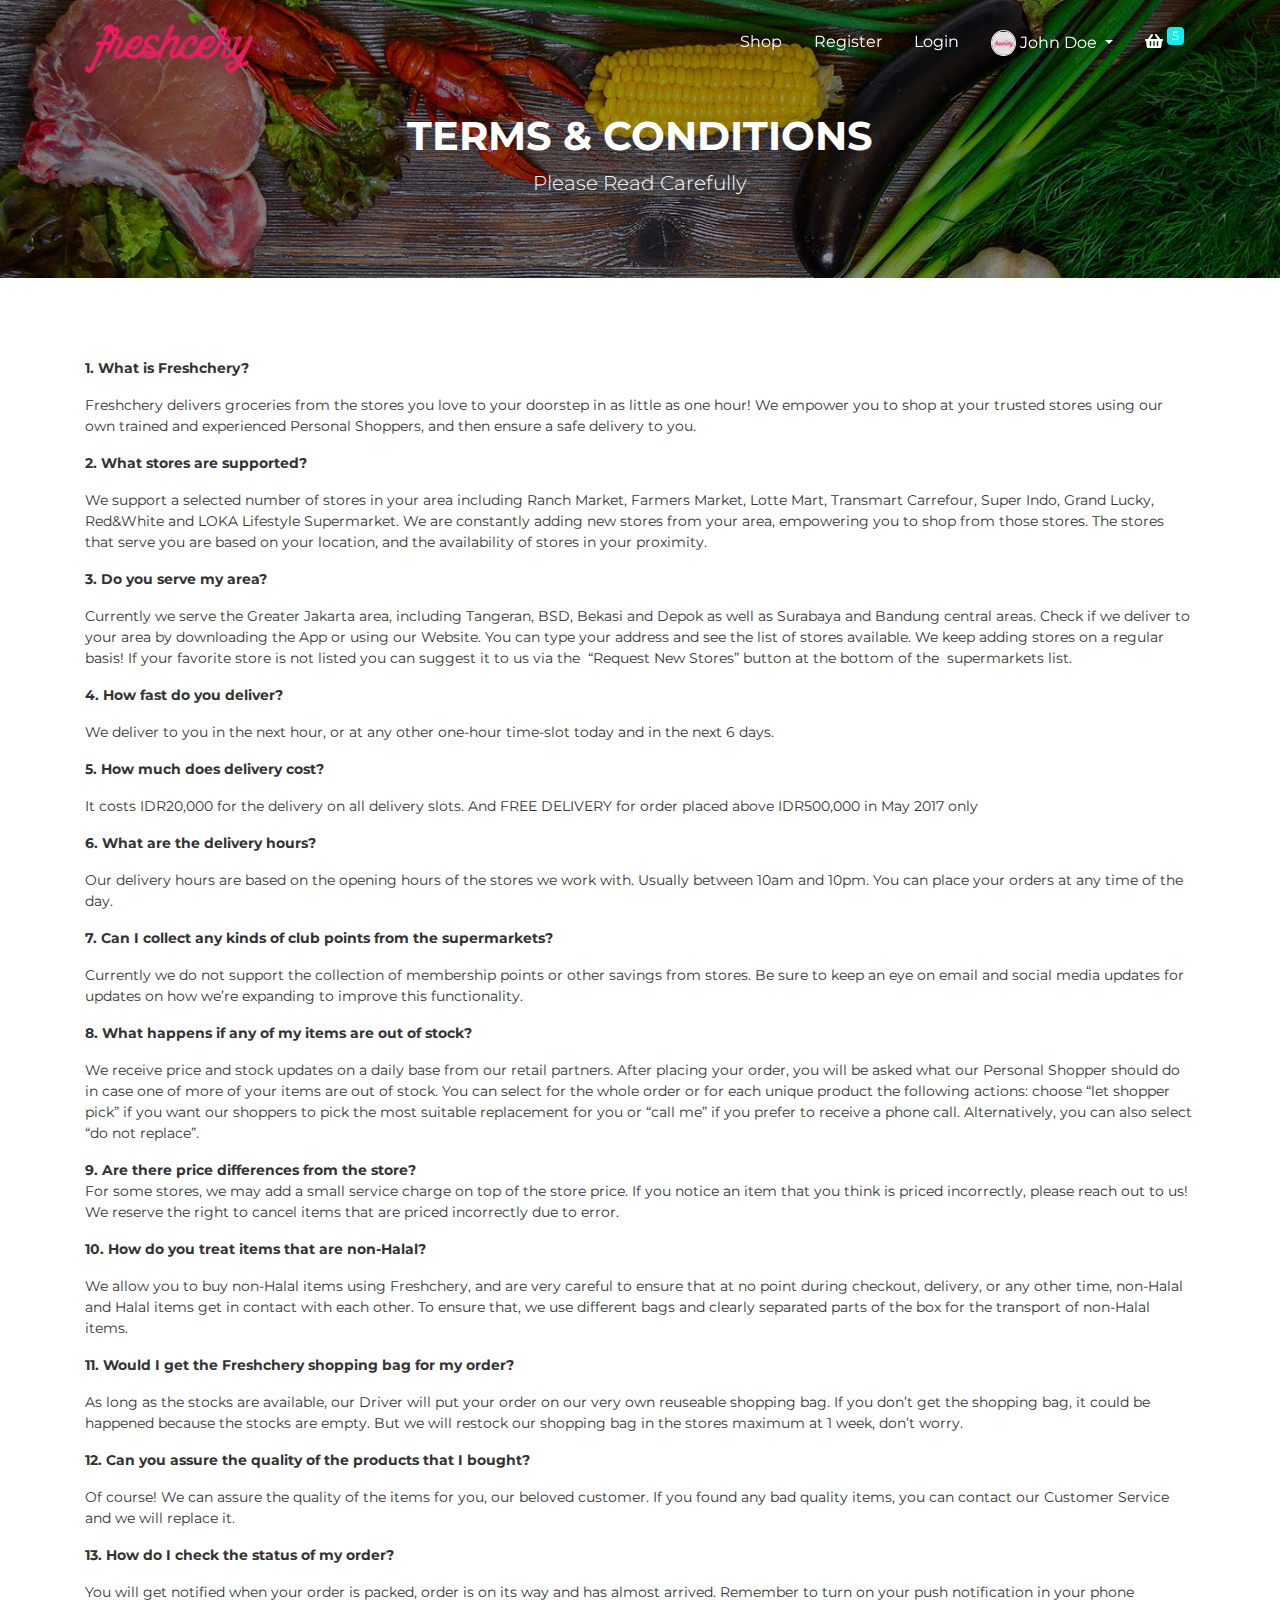
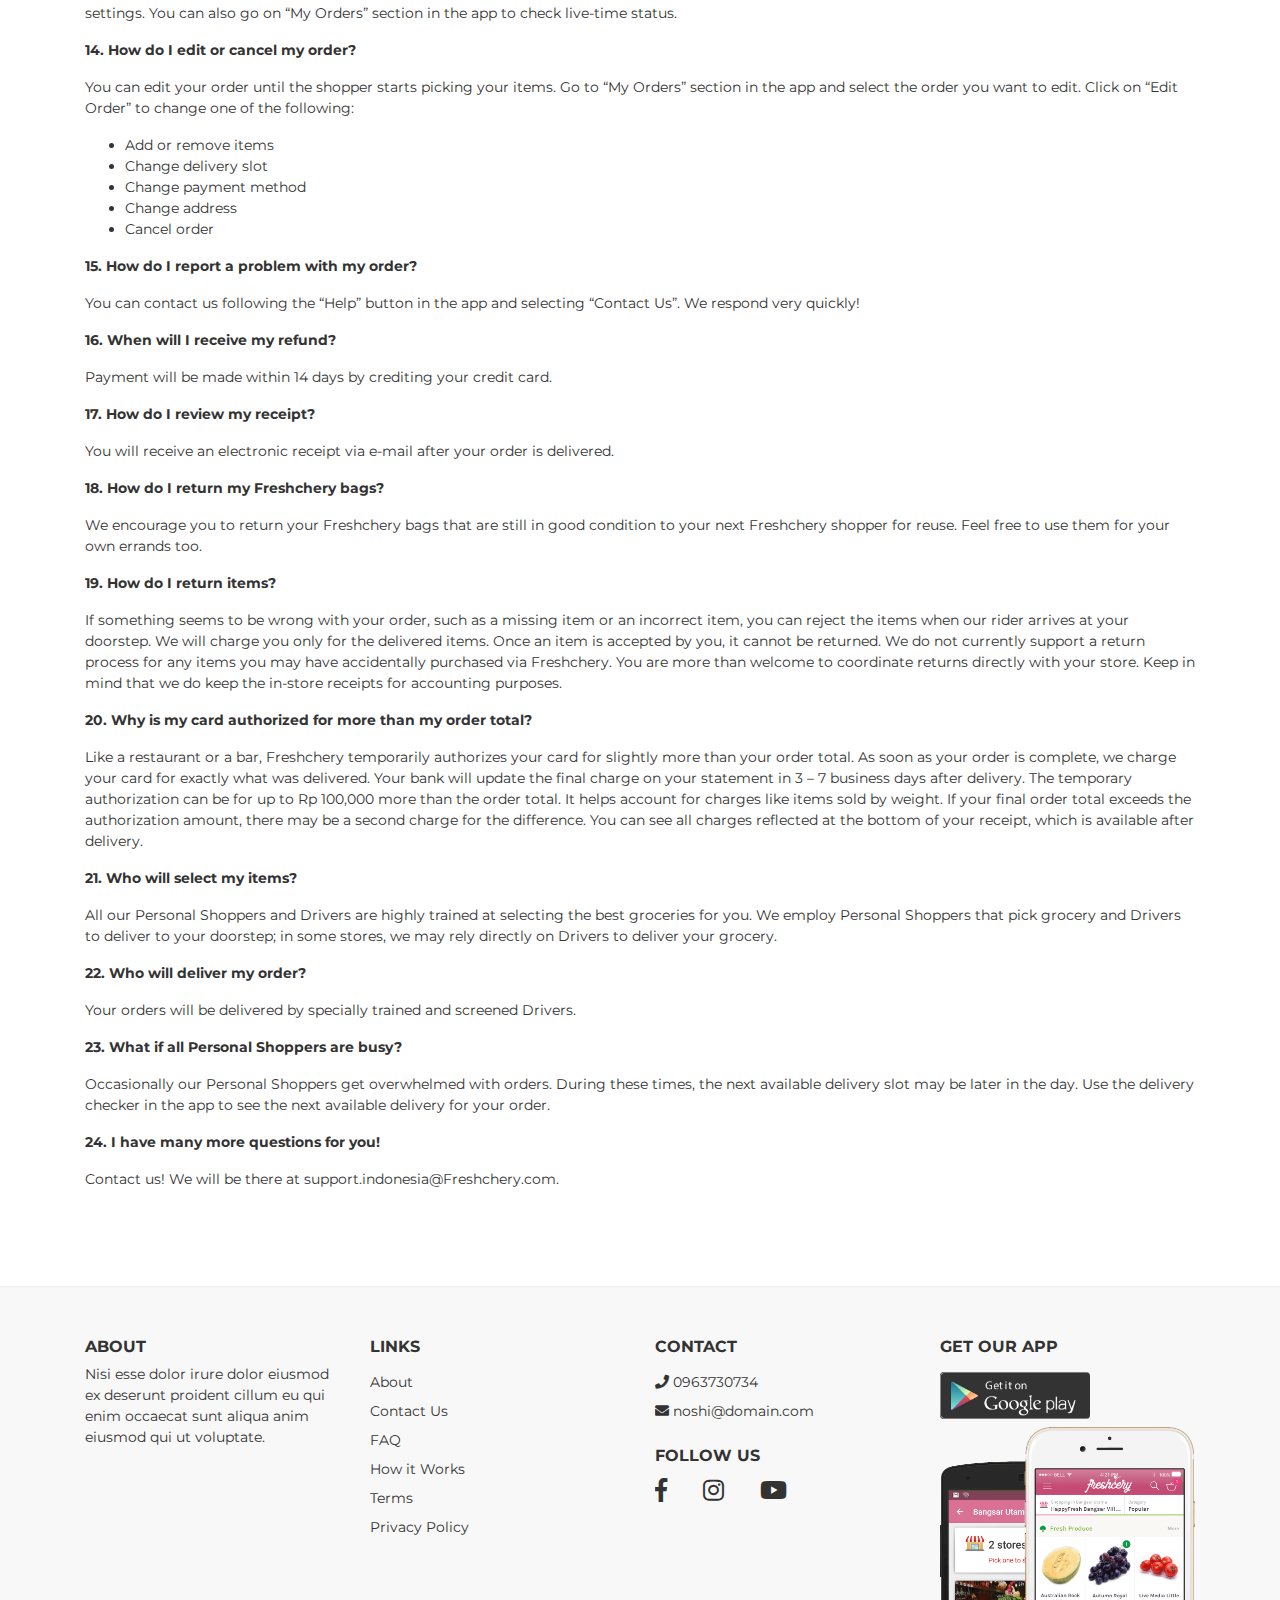
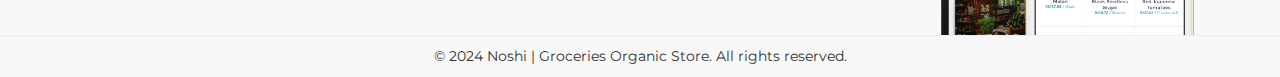
<file: terms.html>
<!DOCTYPE html>
<html>
<head>
    <title>Freshcery | Groceries Organic Store</title>
    <meta charset="utf-8">
    <meta name="viewport" content="width=device-width, initial-scale=1.0">
    <link href="https://fonts.googleapis.com/css?family=Montserrat:400,700" rel="stylesheet" type="text/css">
    <link href="https://fonts.googleapis.com/css?family=Lato:400,700,400italic,700italic" rel="stylesheet" type="text/css">
    <link href="assets/fonts/sb-bistro/sb-bistro.css" rel="stylesheet" type="text/css">
    <link href="assets/fonts/font-awesome/font-awesome.css" rel="stylesheet" type="text/css">

    <link rel="stylesheet" type="text/css" media="all" href="assets/packages/bootstrap/bootstrap.css">
    <link rel="stylesheet" type="text/css" media="all" href="assets/packages/o2system-ui/o2system-ui.css">
    <link rel="stylesheet" type="text/css" media="all" href="assets/packages/owl-carousel/owl-carousel.css">
    <link rel="stylesheet" type="text/css" media="all" href="assets/packages/cloudzoom/cloudzoom.css">
    <link rel="stylesheet" type="text/css" media="all" href="assets/packages/thumbelina/thumbelina.css">
    <link rel="stylesheet" type="text/css" media="all" href="assets/packages/bootstrap-touchspin/bootstrap-touchspin.css">
    <link rel="stylesheet" type="text/css" media="all" href="assets/css/theme.css">

</head>
<body>
    <div class="page-header">
        <!--=============== Navbar ===============-->
        <nav class="navbar fixed-top navbar-expand-md navbar-dark bg-transparent" id="page-navigation">
            <div class="container">
                <!-- Navbar Brand -->
                <a href="index.html" class="navbar-brand">
                    <img src="assets/img/logo/logo.png" alt="">
                </a>

                <!-- Toggle Button -->
                <button class="navbar-toggler" type="button" data-toggle="collapse" data-target="#navbarcollapse" aria-controls="navbarCollapse" aria-expanded="false" aria-label="Toggle navigation">
                    <span class="navbar-toggler-icon"></span>
                </button>

                <div class="collapse navbar-collapse" id="navbarcollapse">
                    <!-- Navbar Menu -->
                    <ul class="navbar-nav ml-auto">
                        <li class="nav-item">
                            <a href="shop.html" class="nav-link">Shop</a>
                        </li>
                        <li class="nav-item">
                            <a href="register.html" class="nav-link">Register</a>
                        </li>
                        <li class="nav-item">
                            <a href="login.html" class="nav-link">Login</a>
                        </li>
                        <li class="nav-item dropdown">
                            <a class="nav-link dropdown-toggle" href="javascript:void(0)" id="navbarDropdown" role="button" data-toggle="dropdown" aria-haspopup="true" aria-expanded="false">
                                <div class="avatar-header"><img src="assets/img/logo/avatar.jpg"></div> John Doe
                            </a>
                            <div class="dropdown-menu" aria-labelledby="navbarDropdown">
                                <a class="dropdown-item" href="transaction.html">Transactions History</a>
                                <a class="dropdown-item" href="setting.html">Settings</a>
                            </div>
                          </li>
                        <li class="nav-item dropdown">
                            <a href="javascript:void(0)" class="nav-link dropdown-toggle" data-toggle="dropdown" aria-haspopup="true" aria-expanded="false">
                                <i class="fa fa-shopping-basket"></i> <span class="badge badge-primary">5</span>
                            </a>
                            <div class="dropdown-menu shopping-cart">
                                <ul>
                                    <li>
                                        <div class="drop-title">Your Cart</div>
                                    </li>
                                    <li>
                                        <div class="shopping-cart-list">
                                            <div class="media">
                                                <img class="d-flex mr-3" src="assets/img/logo/avatar.jpg" width="60">
                                                <div class="media-body">
                                                    <h5><a href="javascript:void(0)">Carrot</a></h5>
                                                    <p class="price">
                                                        <span class="discount text-muted">Rp. 700.000</span>
                                                        <span>Rp. 100.000</span>
                                                    </p>
                                                    <p class="text-muted">Qty: 1</p>
                                                </div>
                                            </div>
                                            <div class="media">
                                                <img class="d-flex mr-3" src="assets/img/logo/avatar.jpg" width="60">
                                                <div class="media-body">
                                                    <h5><a href="javascript:void(0)">Carrot</a></h5>
                                                    <p class="price">
                                                        <span class="discount text-muted">Rp. 700.000</span>
                                                        <span>Rp. 100.000</span>
                                                    </p>
                                                    <p class="text-muted">Qty: 1</p>
                                                </div>
                                            </div>
                                            <div class="media">
                                                <img class="d-flex mr-3" src="assets/img/logo/avatar.jpg" width="60">
                                                <div class="media-body">
                                                    <h5><a href="javascript:void(0)">Carrot</a></h5>
                                                    <p class="price">
                                                        <span class="discount text-muted">Rp. 700.000</span>
                                                        <span>Rp. 100.000</span>
                                                    </p>
                                                    <p class="text-muted">Qty: 1</p>
                                                </div>
                                            </div>
                                            <div class="media">
                                                <img class="d-flex mr-3" src="assets/img/logo/avatar.jpg" width="60">
                                                <div class="media-body">
                                                    <h5><a href="javascript:void(0)">Carrot</a></h5>
                                                    <p class="price">
                                                        <span class="discount text-muted">Rp. 700.000</span>
                                                        <span>Rp. 100.000</span>
                                                    </p>
                                                    <p class="text-muted">Qty: 1</p>
                                                </div>
                                            </div>
                                        </div>
                                    </li>
                                    <li>
                                        <div class="drop-title d-flex justify-content-between">
                                            <span>Total:</span>
                                            <span class="text-primary"><strong>Rp. 2000.000</strong></span>
                                        </div>
                                    </li>
                                    <li class="d-flex justify-content-between pl-3 pr-3 pt-3">
                                        <a href="cart.html" class="btn btn-default">View Cart</a>
                                        <a href="checkout.html" class="btn btn-primary">Checkout</a>
                                    </li>
                                </ul>
                            </div>
                        </li>
                    </ul>
                </div>

            </div>
        </nav>
    </div>
    <div id="page-content" class="page-content">
        <div class="banner">
            <div class="jumbotron jumbotron-bg text-center rounded-0" style="background-image: url('assets/img/bg-header.jpg');">
                <div class="container">
                    <h1 class="pt-5">
                        Terms &amp; Conditions
                    </h1>
                    <p class="lead">
                        Please Read Carefully
                    </p>
                </div>
            </div>
        </div>

        <section id="faq">
            <div class="container">
                <div class="row">
                    <div class="col-md-12">
                        <p><strong>1. What is Freshchery?</strong></p>
                        <p>Freshchery delivers groceries from the stores you love to your doorstep in as little as one hour! We empower you to shop at your trusted stores using our own trained and experienced Personal Shoppers, and then ensure a safe delivery to you.</p>
                        <p><strong>2. What stores are supported?</strong></p>
                        <p>We support a selected number of stores in your area including Ranch Market, Farmers Market, Lotte Mart, Transmart Carrefour, Super Indo, Grand Lucky, Red&amp;White and LOKA Lifestyle Supermarket. We are constantly adding new stores from your area, empowering you to shop from those stores. The stores that serve you are based on your location, and the availability of stores in your proximity.</p>
                        <p><strong>3. Do you serve my area?</strong></p>
                        <p>Currently we serve the Greater Jakarta area, including Tangeran, BSD, Bekasi and Depok as well as Surabaya and Bandung central areas. Check if we deliver to your area by downloading the App or using our Website. You can type your address and see the list of stores available. We keep adding stores on a regular basis! If your favorite store is not listed you can suggest it to us via the &nbsp;“Request New Stores” button at the bottom of the&nbsp; supermarkets list.</p>
                        <p><strong>4. How fast do you deliver?</strong></p>
                        <p>We deliver to you in the next hour, or at any other one-hour time-slot today and in the next 6 days.</p>
                        <p><strong>5. How much does delivery cost?</strong></p>
                        <p>It costs IDR20,000 for the&nbsp;delivery on all delivery slots. And FREE DELIVERY for order placed above IDR500,000 in May 2017 only</p>
                        <p><strong>6. What are the delivery hours?</strong></p>
                        <p>Our delivery hours are based on the opening hours of the stores we work with. Usually between 10am and 10pm. You can place your orders at any time of the day.</p>
                        <p><strong>7. Can I collect any kinds of club points from the supermarkets?</strong></p>
                        <p>Currently we do not support the collection of membership points or other savings from stores. Be sure to keep an eye on email and social media updates for updates on how we’re expanding to improve this functionality.</p>
                        <p><strong>8. What happens if any of my items are out of stock?</strong></p>
                        <p>We receive price and stock updates on a daily base from our retail partners. After placing your order, you will be asked what our Personal Shopper should do in case one of more of your items are out of stock. You can select for the whole order or for each unique product the following actions: choose “let shopper pick” if you want our shoppers to pick the most suitable replacement for you or “call me” if you prefer to receive a phone call. Alternatively, you can also select “do not replace”.</p>
                        <p><strong>9. Are there price differences from the store?</strong><br>
                        For some stores, we may add a small service charge on top of the store price. If you notice an item that you think is priced incorrectly, please reach out to us! We reserve the right to cancel items that are priced incorrectly due to error.</p>
                        <p><strong>10. How do you treat items that are non-Halal?</strong></p>
                        <p>We allow you to buy non-Halal items using Freshchery, and are very careful to ensure that at no point during checkout, delivery, or any other time, non-Halal and Halal items get in contact with each other. To ensure that, we use different bags and clearly separated parts of the box for the transport of non-Halal items.</p>
                        <p><strong>11. Would I get the Freshchery shopping bag for my order?</strong></p>
                        <p>As long as the stocks are available, our Driver will put your order on our very own reuseable shopping bag. If you don’t get the shopping bag, it could be happened because the stocks are empty. But we will restock our shopping bag in the stores maximum at 1 week, don’t worry.</p>
                        <p><strong>12.&nbsp;Can you assure the quality of the products that I bought?</strong></p>
                        <p>Of course! We can assure the quality of the items for you, our beloved customer. If you found any bad quality items, you can contact our Customer Service and we will replace it.</p>
                        <p><strong>13. How do I check the status of my order?</strong></p>
                        <p>You will get notified when your order is packed, order is on its way and has almost arrived. Remember to turn on your push notification in your phone settings. You can also go on “My Orders” section in the app to check live-time status.</p>
                        <p><strong>14. How do I edit or cancel my order?</strong></p>
                        <p>You can edit your order until the shopper starts picking your items. Go to “My Orders” section in the app and select the order you want to edit. Click on “Edit Order” to change one of the following:</p>
                        <ul>
                        <li>Add or remove items</li>
                        <li>Change delivery slot</li>
                        <li>Change payment method</li>
                        <li>Change address</li>
                        <li>Cancel order</li>
                        </ul>
                        <p><strong>15. How do I report a problem with my order?</strong></p>
                        <p>You can contact us following the “Help” button in the app and selecting “Contact Us”. We respond very quickly!</p>
                        <p><strong>16. When will I receive my refund?</strong></p>
                        <p>Payment will be made within 14 days by crediting your credit card.</p>
                        <p><strong>17. How do I review my receipt?</strong></p>
                        <p>You will receive an electronic receipt via e-mail after your order is delivered.</p>
                        <p><strong>18. How do I return my Freshchery bags?</strong></p>
                        <p>We encourage you to return your Freshchery bags that are still in good condition to your next Freshchery shopper for reuse. Feel free to use them for your own errands too.</p>
                        <p><strong>19. How do I return items?</strong></p>
                        <p>If something seems to be wrong with your order, such as a missing item or an incorrect item, you can reject the items when our rider arrives at your doorstep. We will charge you only for the delivered items. Once an item is accepted by you, it cannot be returned. We do not currently support a return process for any items you may have accidentally purchased via Freshchery. You are more than welcome to coordinate returns directly with your store. Keep in mind that we do keep the in-store receipts for accounting purposes.</p>
                        <p><strong>20. Why is my card authorized for more than my order total?</strong></p>
                        <p>Like a restaurant or a bar, Freshchery temporarily authorizes your card for slightly more than your order total. As soon as your order is complete, we charge your card for exactly what was delivered. Your bank will update the final charge on your statement in 3 – 7 business days after delivery. The temporary authorization can be for up to Rp 100,000 more than the order total. It helps account for charges like items sold by weight. If your final order total exceeds the authorization amount, there may be a second charge for the difference. You can see all charges reflected at the bottom of your receipt, which is available after delivery.</p>
                        <p><strong>21. Who will select my items?</strong></p>
                        <p>All our Personal Shoppers and Drivers are highly trained at selecting the best groceries for you. We employ Personal Shoppers that pick grocery and Drivers to deliver to your doorstep; in some stores, we may rely directly on Drivers to deliver your grocery.</p>
                        <p><strong>22. Who will deliver my order?</strong></p>
                        <p>Your orders will be delivered by specially trained and screened Drivers.</p>
                        <p><strong>23. What if all Personal Shoppers are busy?</strong></p>
                        <p>Occasionally our Personal Shoppers get overwhelmed with orders. During these times, the next available delivery slot may be later in the day. Use the delivery checker in the app to see the next available delivery for your order.</p>
                        <p><strong>24. I have many more questions for you!</strong></p>
                        <p>Contact us! We will be there at support.indonesia@Freshchery.com.</p>


                    </div>
                </div>
            </div>
        </section>
    </div>
    <footer>
        <div class="container">
            <div class="row">
                <div class="col-md-3">
                    <h5>About</h5>
                    <p>Nisi esse dolor irure dolor eiusmod ex deserunt proident cillum eu qui enim occaecat sunt aliqua anim eiusmod qui ut voluptate.</p>
                </div>
                <div class="col-md-3">
                    <h5>Links</h5>
                    <ul>
                        <li>
                            <a href="about.html">About</a>
                        </li>
                        <li>
                            <a href="contact.html">Contact Us</a>
                        </li>
                        <li>
                            <a href="faq.html">FAQ</a>
                        </li>
                        <li>
                            <a href="javascript:void(0)">How it Works</a>
                        </li>
                        <li>
                            <a href="terms.html">Terms</a>
                        </li>
                        <li>
                            <a href="privacy.html">Privacy Policy</a>
                        </li>
                    </ul>
                </div>
                <div class="col-md-3">
                     <h5>Contact</h5>
                     <ul>
                         <li>
                            <a href="tel:+855963730734"><i class="fa fa-phone"></i> 0963730734</a>
                        </li>
                        <li>
                            <a href="noshishop@domain.com"><i class="fa fa-envelope"></i> noshi@domain.com</a>
                         </li>
                     </ul>

                     <h5>Follow Us</h5>
                     <ul class="social">
                         <li>
                            <a href="javascript:void(0)" target="_blank"><i class="fab fa-facebook-f"></i></a>
                         </li>
                         <li>
                            <a href="javascript:void(0)" target="_blank"><i class="fab fa-instagram"></i></a>
                         </li>
                         <li>
                            <a href="javascript:void(0)" target="_blank"><i class="fab fa-youtube"></i></a>
                         </li>
                     </ul>
                </div>
                <div class="col-md-3">
                     <h5>Get Our App</h5>
                     <ul class="mb-0">
                         <li class="download-app">
                             <a href="#"><img src="assets/img/playstore.png"></a>
                         </li>
                         <li style="height: 200px">
                             <div class="mockup">
                                 <img src="assets/img/mockup.png">
                             </div>
                         </li>
                     </ul>
                </div>
            </div>
        </div>
        <p class="copyright">&copy; 2024 Noshi | Groceries Organic Store. All rights reserved.</p>
    </footer>

    <script type="text/javascript" src="assets/js/jquery.js"></script>
    <script type="text/javascript" src="assets/js/jquery-migrate.js"></script>
    <script type="text/javascript" src="assets/packages/bootstrap/libraries/popper.js"></script>
    <script type="text/javascript" src="assets/packages/bootstrap/bootstrap.js"></script>
    <script type="text/javascript" src="assets/packages/o2system-ui/o2system-ui.js"></script>
    <script type="text/javascript" src="assets/packages/owl-carousel/owl-carousel.js"></script>
    <script type="text/javascript" src="assets/packages/cloudzoom/cloudzoom.js"></script>
    <script type="text/javascript" src="assets/packages/thumbelina/thumbelina.js"></script>
    <script type="text/javascript" src="assets/packages/bootstrap-touchspin/bootstrap-touchspin.js"></script>
    <script type="text/javascript" src="assets/js/theme.js"></script>
</body>
</html>
</file>
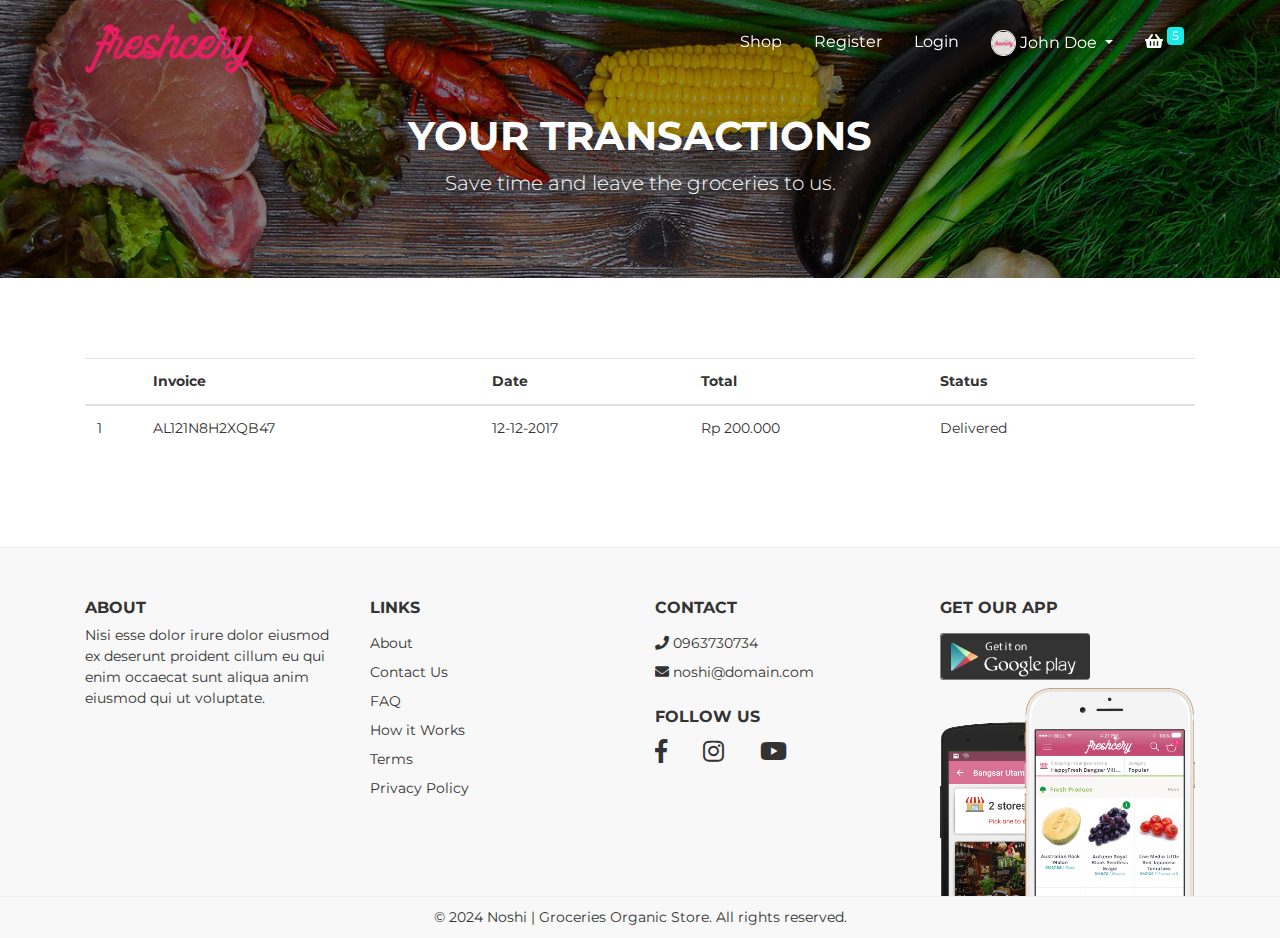
<file: transaction.html>
<!DOCTYPE html>
<html>
<head>
    <title>Freshcery | Groceries Organic Store</title>
    <meta charset="utf-8">
    <meta name="viewport" content="width=device-width, initial-scale=1.0">
    <link href="https://fonts.googleapis.com/css?family=Montserrat:400,700" rel="stylesheet" type="text/css">
    <link href="https://fonts.googleapis.com/css?family=Lato:400,700,400italic,700italic" rel="stylesheet" type="text/css">
    <link href="assets/fonts/sb-bistro/sb-bistro.css" rel="stylesheet" type="text/css">
    <link href="assets/fonts/font-awesome/font-awesome.css" rel="stylesheet" type="text/css">

    <link rel="stylesheet" type="text/css" media="all" href="assets/packages/bootstrap/bootstrap.css">
    <link rel="stylesheet" type="text/css" media="all" href="assets/packages/o2system-ui/o2system-ui.css">
    <link rel="stylesheet" type="text/css" media="all" href="assets/packages/owl-carousel/owl-carousel.css">
    <link rel="stylesheet" type="text/css" media="all" href="assets/packages/cloudzoom/cloudzoom.css">
    <link rel="stylesheet" type="text/css" media="all" href="assets/packages/thumbelina/thumbelina.css">
    <link rel="stylesheet" type="text/css" media="all" href="assets/packages/bootstrap-touchspin/bootstrap-touchspin.css">
    <link rel="stylesheet" type="text/css" media="all" href="assets/css/theme.css">

</head>
<body>
    <div class="page-header">
        <!--=============== Navbar ===============-->
        <nav class="navbar fixed-top navbar-expand-md navbar-dark bg-transparent" id="page-navigation">
            <div class="container">
                <!-- Navbar Brand -->
                <a href="index.html" class="navbar-brand">
                    <img src="assets/img/logo/logo.png" alt="">
                </a>

                <!-- Toggle Button -->
                <button class="navbar-toggler" type="button" data-toggle="collapse" data-target="#navbarcollapse" aria-controls="navbarCollapse" aria-expanded="false" aria-label="Toggle navigation">
                    <span class="navbar-toggler-icon"></span>
                </button>

                <div class="collapse navbar-collapse" id="navbarcollapse">
                    <!-- Navbar Menu -->
                    <ul class="navbar-nav ml-auto">
                        <li class="nav-item">
                            <a href="shop.html" class="nav-link">Shop</a>
                        </li>
                        <li class="nav-item">
                            <a href="register.html" class="nav-link">Register</a>
                        </li>
                        <li class="nav-item">
                            <a href="login.html" class="nav-link">Login</a>
                        </li>
                        <li class="nav-item dropdown">
                            <a class="nav-link dropdown-toggle" href="javascript:void(0)" id="navbarDropdown" role="button" data-toggle="dropdown" aria-haspopup="true" aria-expanded="false">
                                <div class="avatar-header"><img src="assets/img/logo/avatar.jpg"></div> John Doe
                            </a>
                            <div class="dropdown-menu" aria-labelledby="navbarDropdown">
                                <a class="dropdown-item" href="transaction.html">Transactions History</a>
                                <a class="dropdown-item" href="setting.html">Settings</a>
                            </div>
                          </li>
                        <li class="nav-item dropdown">
                            <a href="javascript:void(0)" class="nav-link dropdown-toggle" data-toggle="dropdown" aria-haspopup="true" aria-expanded="false">
                                <i class="fa fa-shopping-basket"></i> <span class="badge badge-primary">5</span>
                            </a>
                            <div class="dropdown-menu shopping-cart">
                                <ul>
                                    <li>
                                        <div class="drop-title">Your Cart</div>
                                    </li>
                                    <li>
                                        <div class="shopping-cart-list">
                                            <div class="media">
                                                <img class="d-flex mr-3" src="assets/img/logo/avatar.jpg" width="60">
                                                <div class="media-body">
                                                    <h5><a href="javascript:void(0)">Carrot</a></h5>
                                                    <p class="price">
                                                        <span class="discount text-muted">Rp. 700.000</span>
                                                        <span>Rp. 100.000</span>
                                                    </p>
                                                    <p class="text-muted">Qty: 1</p>
                                                </div>
                                            </div>
                                            <div class="media">
                                                <img class="d-flex mr-3" src="assets/img/logo/avatar.jpg" width="60">
                                                <div class="media-body">
                                                    <h5><a href="javascript:void(0)">Carrot</a></h5>
                                                    <p class="price">
                                                        <span class="discount text-muted">Rp. 700.000</span>
                                                        <span>Rp. 100.000</span>
                                                    </p>
                                                    <p class="text-muted">Qty: 1</p>
                                                </div>
                                            </div>
                                            <div class="media">
                                                <img class="d-flex mr-3" src="assets/img/logo/avatar.jpg" width="60">
                                                <div class="media-body">
                                                    <h5><a href="javascript:void(0)">Carrot</a></h5>
                                                    <p class="price">
                                                        <span class="discount text-muted">Rp. 700.000</span>
                                                        <span>Rp. 100.000</span>
                                                    </p>
                                                    <p class="text-muted">Qty: 1</p>
                                                </div>
                                            </div>
                                            <div class="media">
                                                <img class="d-flex mr-3" src="assets/img/logo/avatar.jpg" width="60">
                                                <div class="media-body">
                                                    <h5><a href="javascript:void(0)">Carrot</a></h5>
                                                    <p class="price">
                                                        <span class="discount text-muted">Rp. 700.000</span>
                                                        <span>Rp. 100.000</span>
                                                    </p>
                                                    <p class="text-muted">Qty: 1</p>
                                                </div>
                                            </div>
                                        </div>
                                    </li>
                                    <li>
                                        <div class="drop-title d-flex justify-content-between">
                                            <span>Total:</span>
                                            <span class="text-primary"><strong>Rp. 2000.000</strong></span>
                                        </div>
                                    </li>
                                    <li class="d-flex justify-content-between pl-3 pr-3 pt-3">
                                        <a href="cart.html" class="btn btn-default">View Cart</a>
                                        <a href="checkout.html" class="btn btn-primary">Checkout</a>
                                    </li>
                                </ul>
                            </div>
                        </li>
                    </ul>
                </div>

            </div>
        </nav>
    </div>
    <div id="page-content" class="page-content">
        <div class="banner">
            <div class="jumbotron jumbotron-bg text-center rounded-0" style="background-image: url('assets/img/bg-header.jpg');">
                <div class="container">
                    <h1 class="pt-5">
                        Your Transactions
                    </h1>
                    <p class="lead">
                        Save time and leave the groceries to us.
                    </p>
                </div>
            </div>
        </div>

        <section id="cart">
            <div class="container">
                <div class="row">
                    <div class="col-md-12">
                        <div class="table-responsive">
                            <table class="table">
                                <thead>
                                    <tr>
                                        <th width="5%"></th>
                                        <th>Invoice</th>
                                        <th>Date</th>
                                        <th>Total</th>
                                        <th>Status</th>
                                        <th></th>
                                    </tr>
                                </thead>
                                <tbody>
                                    <tr>
                                        <td>1</td>
                                        <td>
                                            AL121N8H2XQB47
                                        </td>
                                        <td>
                                            12-12-2017
                                        </td>
                                        <td>
                                            Rp 200.000
                                        </td>
                                        <td>
                                            Delivered
                                        </td>
                                        
                                    </tr>
                                </tbody>
                            </table>
                        </div>

                      
                    </div>
                </div>
            </div>
        </section>

       
    </div>
    <footer>
        <div class="container">
            <div class="row">
                <div class="col-md-3">
                    <h5>About</h5>
                    <p>Nisi esse dolor irure dolor eiusmod ex deserunt proident cillum eu qui enim occaecat sunt aliqua anim eiusmod qui ut voluptate.</p>
                </div>
                <div class="col-md-3">
                    <h5>Links</h5>
                    <ul>
                        <li>
                            <a href="about.html">About</a>
                        </li>
                        <li>
                            <a href="contact.html">Contact Us</a>
                        </li>
                        <li>
                            <a href="faq.html">FAQ</a>
                        </li>
                        <li>
                            <a href="javascript:void(0)">How it Works</a>
                        </li>
                        <li>
                            <a href="terms.html">Terms</a>
                        </li>
                        <li>
                            <a href="privacy.html">Privacy Policy</a>
                        </li>
                    </ul>
                </div>
                <div class="col-md-3">
                     <h5>Contact</h5>
                     <ul>
                         <li>
                            <a href="tel:+855963730734"><i class="fa fa-phone"></i> 0963730734</a>
                        </li>
                        <li>
                            <a href="noshishop@domain.com"><i class="fa fa-envelope"></i> noshi@domain.com</a>
                         </li>
                     </ul>

                     <h5>Follow Us</h5>
                     <ul class="social">
                         <li>
                            <a href="javascript:void(0)" target="_blank"><i class="fab fa-facebook-f"></i></a>
                         </li>
                         <li>
                            <a href="javascript:void(0)" target="_blank"><i class="fab fa-instagram"></i></a>
                         </li>
                         <li>
                            <a href="javascript:void(0)" target="_blank"><i class="fab fa-youtube"></i></a>
                         </li>
                     </ul>
                </div>
                <div class="col-md-3">
                     <h5>Get Our App</h5>
                     <ul class="mb-0">
                         <li class="download-app">
                             <a href="#"><img src="assets/img/playstore.png"></a>
                         </li>
                         <li style="height: 200px">
                             <div class="mockup">
                                 <img src="assets/img/mockup.png">
                             </div>
                         </li>
                     </ul>
                </div>
            </div>
        </div>
        <p class="copyright">&copy; 2024 Noshi | Groceries Organic Store. All rights reserved.</p>
    </footer>

    <script type="text/javascript" src="assets/js/jquery.js"></script>
    <script type="text/javascript" src="assets/js/jquery-migrate.js"></script>
    <script type="text/javascript" src="assets/packages/bootstrap/libraries/popper.js"></script>
    <script type="text/javascript" src="assets/packages/bootstrap/bootstrap.js"></script>
    <script type="text/javascript" src="assets/packages/o2system-ui/o2system-ui.js"></script>
    <script type="text/javascript" src="assets/packages/owl-carousel/owl-carousel.js"></script>
    <script type="text/javascript" src="assets/packages/cloudzoom/cloudzoom.js"></script>
    <script type="text/javascript" src="assets/packages/thumbelina/thumbelina.js"></script>
    <script type="text/javascript" src="assets/packages/bootstrap-touchspin/bootstrap-touchspin.js"></script>
    <script type="text/javascript" src="assets/js/theme.js"></script>
</body>
</html>
</file>
<file: assets/packages/o2system-ui/o2system-ui.css>
/*!

 =========================================================
 * o2system-ui-kit - v1.0.0
 =========================================================

 */@-webkit-keyframes "offline-fadein"{0%{opacity:0}100%{opacity:1}}@-moz-keyframes "offline-fadein"{0%{opacity:0}100%{opacity:1}}@-ms-keyframes "offline-fadein"{0%{opacity:0}100%{opacity:1}}@-o-keyframes "offline-fadein"{0%{opacity:0}100%{opacity:1}}@keyframes "offline-fadein"{0%{opacity:0}100%{opacity:1}}@-webkit-keyframes "offline-fadeout-and-hide"{0%{opacity:1;display:block}99%{opacity:0;display:block}100%{opacity:0;display:none}}@-moz-keyframes "offline-fadeout-and-hide"{0%{opacity:1;display:block}99%{opacity:0;display:block}100%{opacity:0;display:none}}@-ms-keyframes "offline-fadeout-and-hide"{0%{opacity:1;display:block}99%{opacity:0;display:block}100%{opacity:0;display:none}}@-o-keyframes "offline-fadeout-and-hide"{0%{opacity:1;display:block}99%{opacity:0;display:block}100%{opacity:0;display:none}}@keyframes "offline-fadeout-and-hide"{0%{opacity:1;display:block}99%{opacity:0;display:block}100%{opacity:0;display:none}}@-webkit-keyframes "offline-rotation"{0%{transform:rotate(0deg);-webkit-transform:rotate(0deg);-moz-transform:rotate(0deg);-ms-transform:rotate(0deg);-o-transform:rotate(0deg)}100%{transform:rotate(359deg);-webkit-transform:rotate(359deg);-moz-transform:rotate(359deg);-ms-transform:rotate(359deg);-o-transform:rotate(359deg)}}@-moz-keyframes "offline-rotation"{0%{transform:rotate(0deg);-webkit-transform:rotate(0deg);-moz-transform:rotate(0deg);-ms-transform:rotate(0deg);-o-transform:rotate(0deg)}100%{transform:rotate(359deg);-webkit-transform:rotate(359deg);-moz-transform:rotate(359deg);-ms-transform:rotate(359deg);-o-transform:rotate(359deg)}}@-ms-keyframes "offline-rotation"{0%{transform:rotate(0deg);-webkit-transform:rotate(0deg);-moz-transform:rotate(0deg);-ms-transform:rotate(0deg);-o-transform:rotate(0deg)}100%{transform:rotate(359deg);-webkit-transform:rotate(359deg);-moz-transform:rotate(359deg);-ms-transform:rotate(359deg);-o-transform:rotate(359deg)}}@-o-keyframes "offline-rotation"{0%{transform:rotate(0deg);-webkit-transform:rotate(0deg);-moz-transform:rotate(0deg);-ms-transform:rotate(0deg);-o-transform:rotate(0deg)}100%{transform:rotate(359deg);-webkit-transform:rotate(359deg);-moz-transform:rotate(359deg);-ms-transform:rotate(359deg);-o-transform:rotate(359deg)}}@keyframes "offline-rotation"{0%{transform:rotate(0deg);-webkit-transform:rotate(0deg);-moz-transform:rotate(0deg);-ms-transform:rotate(0deg);-o-transform:rotate(0deg)}100%{transform:rotate(359deg);-webkit-transform:rotate(359deg);-moz-transform:rotate(359deg);-ms-transform:rotate(359deg);-o-transform:rotate(359deg)}}.offline-ui{-webkit-box-sizing:border-box;-moz-box-sizing:border-box;box-sizing:border-box;display:none;position:fixed;background:white;z-index:2000;margin:auto;top:0;left:0;right:0;-webkit-border-radius:4px;-moz-border-radius:4px;-ms-border-radius:4px;-o-border-radius:4px;border-radius:4px;font-family:"Helvetica Neue", sans-serif;padding:1em;top:1em;width:38em;max-width:100%;overflow:hidden}.offline-ui *{-webkit-box-sizing:border-box;-moz-box-sizing:border-box;box-sizing:border-box}.offline-ui *:before{-webkit-box-sizing:border-box;-moz-box-sizing:border-box;box-sizing:border-box}.offline-ui *:after{-webkit-box-sizing:border-box;-moz-box-sizing:border-box;box-sizing:border-box}.offline-ui:before{-webkit-box-sizing:border-box;-moz-box-sizing:border-box;box-sizing:border-box}.offline-ui:after{-webkit-box-sizing:border-box;-moz-box-sizing:border-box;box-sizing:border-box}.offline-ui .offline-ui-content:before{display:inline;line-height:1.25em}.offline-ui .offline-ui-retry{-webkit-user-select:none;-moz-user-select:none;user-select:none;display:none;position:absolute;right:3em;top:0;bottom:0;background:rgba(0,0,0,0.1);text-decoration:none;color:inherit;line-height:3.5em;height:3.5em;margin:auto;padding:0 1em}.offline-ui .offline-ui-retry:before{display:inline;content:"Reconnect"}.offline-ui.offline-ui-up.offline-ui-up-5s{display:block}.offline-ui.offline-ui-down{display:block;-webkit-animation:offline-fadein 0.5s;-moz-animation:offline-fadein 0.5s;-ms-animation:offline-fadein 0.5s;-o-animation:offline-fadein 0.5s;animation:offline-fadein 0.5s;-webkit-backface-visibility:hidden;background:#ec8787;color:#551313}.offline-ui.offline-ui-down .offline-ui-content:before{content:"Offline";content:"Your computer lost its internet connection."}.offline-ui.offline-ui-down.offline-ui-waiting{background:#f8ecad;color:#7c6d1f;padding-right:3em;padding-right:11em}.offline-ui.offline-ui-down.offline-ui-waiting .offline-ui-retry{display:block}.offline-ui.offline-ui-down.offline-ui-waiting:after{-webkit-animation:offline-rotation 0.7s linear infinite;-moz-animation:offline-rotation 0.7s linear infinite;-ms-animation:offline-rotation 0.7s linear infinite;-o-animation:offline-rotation 0.7s linear infinite;animation:offline-rotation 0.7s linear infinite;-webkit-backface-visibility:hidden;-webkit-border-radius:50%;-moz-border-radius:50%;-ms-border-radius:50%;-o-border-radius:50%;border-radius:50%;content:" ";display:block;position:absolute;right:1em;top:0;bottom:0;margin:auto;height:1em;width:1em;border:2px solid transparent;border-top-color:#7c6d1f;border-left-color:#7c6d1f;opacity:0.7}.offline-ui.offline-ui-down.offline-ui-waiting .offline-ui-content[data-retry-in-unit="second"]:before{content:"Connection lost. Reconnecting in " attr(data-retry-in-value) " seconds..."}.offline-ui.offline-ui-down.offline-ui-waiting .offline-ui-content[data-retry-in-unit="second"][data-retry-in-value="1"]:before{content:"Connection lost. Reconnecting in " attr(data-retry-in-value) " second..."}.offline-ui.offline-ui-down.offline-ui-waiting .offline-ui-content[data-retry-in-unit="minute"]:before{content:"Connection lost. Reconnecting in " attr(data-retry-in-value) " minutes..."}.offline-ui.offline-ui-down.offline-ui-waiting .offline-ui-content[data-retry-in-unit="minute"][data-retry-in-value="1"]:before{content:"Connection lost. Reconnecting in " attr(data-retry-in-value) " minute..."}.offline-ui.offline-ui-down.offline-ui-waiting .offline-ui-content[data-retry-in-unit="hour"]:before{content:"Connection lost. Reconnecting in " attr(data-retry-in-value) " hours..."}.offline-ui.offline-ui-down.offline-ui-waiting .offline-ui-content[data-retry-in-unit="hour"][data-retry-in-value="1"]:before{content:"Connection lost. Reconnecting in " attr(data-retry-in-value) " hour..."}.offline-ui.offline-ui-down.offline-ui-reconnect-failed-2s.offline-ui-waiting .offline-ui-retry{display:none;display:none}.offline-ui.offline-ui-up{-webkit-animation:offline-fadeout-and-hide forwards 0.5s 2s;-moz-animation:offline-fadeout-and-hide forwards 0.5s 2s;-ms-animation:offline-fadeout-and-hide forwards 0.5s 2s;-o-animation:offline-fadeout-and-hide forwards 0.5s 2s;animation:offline-fadeout-and-hide forwards 0.5s 2s;-webkit-backface-visibility:hidden;background:#d6e9c6;color:#468847}.offline-ui.offline-ui-up .offline-ui-content:before{content:"Online";content:"Your computer is connected to the internet."}.offline-ui.offline-ui-down.offline-ui-connecting{background:#f8ecad;color:#7c6d1f;padding-right:3em}.offline-ui.offline-ui-down.offline-ui-connecting:after{-webkit-animation:offline-rotation 0.7s linear infinite;-moz-animation:offline-rotation 0.7s linear infinite;-ms-animation:offline-rotation 0.7s linear infinite;-o-animation:offline-rotation 0.7s linear infinite;animation:offline-rotation 0.7s linear infinite;-webkit-backface-visibility:hidden;-webkit-border-radius:50%;-moz-border-radius:50%;-ms-border-radius:50%;-o-border-radius:50%;border-radius:50%;content:" ";display:block;position:absolute;right:1em;top:0;bottom:0;margin:auto;height:1em;width:1em;border:2px solid transparent;border-top-color:#7c6d1f;border-left-color:#7c6d1f;opacity:0.7}.offline-ui.offline-ui-down.offline-ui-connecting .offline-ui-content:before{content:"Attempting to reconnect..."}.offline-ui.offline-ui-down.offline-ui-waiting.offline-ui-reconnect-failed-2s{padding-right:0}.offline-ui.offline-ui-down.offline-ui-connecting-2s .offline-ui-content:before{content:"Attempting to reconnect..."}.offline-ui.offline-ui-down.offline-ui-reconnect-failed-2s .offline-ui-content:before{content:"Connection attempt failed."}@media (max-width: 38em){.offline-ui{-webkit-border-radius:0;-moz-border-radius:0;-ms-border-radius:0;-o-border-radius:0;border-radius:0;top:0}}@media (max-width: 1024px){.offline-ui.offline-ui-up .offline-ui-content:before{content:"Your device is connected to the internet."}.offline-ui.offline-ui-down .offline-ui-content:before{content:"Your device lost its internet connection."}}@media (max-width: 568px){.offline-ui.offline-ui-up .offline-ui-content:before{content:"Your device is connected."}.offline-ui.offline-ui-down .offline-ui-content:before{content:"Your device isn't connected."}.offline-ui.offline-ui-down.offline-ui-waiting .offline-ui-content[data-retry-in-unit="second"]:before{content:"Reconnecting in " attr(data-retry-in-value) "s..."}.offline-ui.offline-ui-down.offline-ui-waiting .offline-ui-content[data-retry-in-unit="second"][data-retry-in-value="1"]:before{content:"Reconnecting in " attr(data-retry-in-value) "s..."}.offline-ui.offline-ui-down.offline-ui-waiting .offline-ui-content[data-retry-in-unit="minute"]:before{content:"Reconnecting in " attr(data-retry-in-value) "m..."}.offline-ui.offline-ui-down.offline-ui-waiting .offline-ui-content[data-retry-in-unit="minute"][data-retry-in-value="1"]:before{content:"Reconnecting in " attr(data-retry-in-value) "m..."}.offline-ui.offline-ui-down.offline-ui-waiting .offline-ui-content[data-retry-in-unit="hour"]:before{content:"Reconnecting in " attr(data-retry-in-value) "h..."}.offline-ui.offline-ui-down.offline-ui-waiting .offline-ui-content[data-retry-in-unit="hour"][data-retry-in-value="1"]:before{content:"Reconnecting in " attr(data-retry-in-value) "h..."}}@-webkit-keyframes "pace-spinner"{0%{-webkit-transform:rotate(0deg);transform:rotate(0deg)}100%{-webkit-transform:rotate(360deg);transform:rotate(360deg)}}@-moz-keyframes "pace-spinner"{0%{-moz-transform:rotate(0deg);transform:rotate(0deg)}100%{-moz-transform:rotate(360deg);transform:rotate(360deg)}}@-o-keyframes "pace-spinner"{0%{-o-transform:rotate(0deg);transform:rotate(0deg)}100%{-o-transform:rotate(360deg);transform:rotate(360deg)}}@-ms-keyframes "pace-spinner"{0%{-ms-transform:rotate(0deg);transform:rotate(0deg)}100%{-ms-transform:rotate(360deg);transform:rotate(360deg)}}@keyframes "pace-spinner"{0%{transform:rotate(0deg);transform:rotate(0deg)}100%{transform:rotate(360deg);transform:rotate(360deg)}}.pace{-webkit-pointer-events:none;pointer-events:none;-webkit-user-select:none;-moz-user-select:none;user-select:none}.pace .pace-progress{background:#3783b5;position:fixed;z-index:2000;top:0;right:100%;width:100%;height:2px}.pace .pace-progress-inner{display:block;position:absolute;right:0px;width:100px;height:100%;box-shadow:0 0 10px #3783b5,0 0 5px #3783b5;opacity:1.0;-webkit-transform:rotate(3deg) translate(0px, -4px);-moz-transform:rotate(3deg) translate(0px, -4px);-ms-transform:rotate(3deg) translate(0px, -4px);-o-transform:rotate(3deg) translate(0px, -4px);transform:rotate(3deg) translate(0px, -4px)}.pace .pace-activity{display:none;position:fixed;z-index:2000;top:15px;right:15px;width:14px;height:14px;border:solid 2px transparent;border-top-color:#3783b5;border-left-color:#3783b5;border-radius:10px;-webkit-animation:pace-spinner 400ms linear infinite;-moz-animation:pace-spinner 400ms linear infinite;-ms-animation:pace-spinner 400ms linear infinite;-o-animation:pace-spinner 400ms linear infinite;animation:pace-spinner 400ms linear infinite}.pace-inactive{display:none}.bg-transparent{background:transparent !important;box-shadow:none}.bg-inverse{color:#fff !important}.bg-primary{background:#3783b5 !important}.bg-secondary{background:#3b5998 !important}.bg-success{background:#46be8a !important}.bg-info{background:#57c7d4 !important}.bg-warning{background:#f2a654 !important}.bg-danger{background:#f96868 !important}.bg-dark{background:#132e40 !important}.bg-black{background:#000 !important}body{color:#333;font-size:14px;font-family:"Oxygen", "Helvetica Neue", Arial, sans-serif}button,input,optgroup,select,textarea{font-family:"Oxygen", "Helvetica Neue", Arial, sans-serif}a{text-decoration:none !important;outline:0 !important}a:hover,a:active,a:visited,a:focus{text-decoration:none !important;outline:0 !important}input,select,.btn,.form-control,.dropdown-menu,.input-group-text{font-size:0.8rem}.btn-lg,.btn-group-lg>.btn,.form-control-lg{font-size:1.25rem}.btn-sm,.btn-group-sm>.btn,.form-control-sm{font-size:0.75rem}.btn-xs,.btn-group-xs>.btn,.form-control-xs{font-size:0.675rem}.b-r{border-right:1px solid #ddd}.b-l{border-left:1px solid #ddd}.media .media-img{display:-ms-flexbox;display:flex;margin-right:1rem}.media .media-heading{margin-top:0}.list-group-item .badge{float:right}.img-logo{width:25px !important;height:auto}blockquote.alert{display:-ms-flexbox;display:flex;-ms-flex-align:start;align-items:flex-start;-ms-flex-align:center !important;align-items:center !important;-ms-flex-pack:center !important;justify-content:center !important}blockquote.alert i{display:flex;font-size:2.5rem;margin-right:1rem}blockquote.alert p:last-child{margin-bottom:0}.alert p:last-child{margin-bottom:0}#scrollUp,.scroll-to-top{height:40px;position:fixed;bottom:20%;right:-60px;background:#3783b5;color:#fff;text-align:center;line-height:40px;box-shadow:0 3px 10px rgba(0,0,0,0.2);font-size:0.8rem;cursor:pointer;z-index:9998;padding:0 15px;transition:all .3s;border-top-left-radius:3px;border-bottom-left-radius:3px}#scrollUp i,.scroll-to-top i{font-size:1rem;margin-right:15px}#scrollUp:hover,.scroll-to-top:hover{right:0}#scrollUp:hover i,.scroll-to-top:hover i{margin-right:10px}.pagination .page-item .page-link{color:#3783b5}.pagination .page-item.active .page-link{background-color:#3783b5;border-color:#3783b5;color:#FFF}.accordion>.card:not(:first-child){border-top-left-radius:0rem;border-top-right-radius:0rem}.accordion>.card:not(:last-child){border-bottom:0px;border-bottom-left-radius:0rem;border-bottom-right-radius:0rem}.badge{padding:.5em .6em .6em .6em}.badge-default{background-color:#FFF;color:#333}.badge-primary{background-color:#3783b5}.badge-secondary{background-color:#3b5998}.badge-success{background-color:#46be8a}.badge-info{background-color:#57c7d4}.badge-warning{background-color:#f2a654;color:#FFF}.badge-danger{background-color:#f96868}.badge-dark{background-color:#132e40}.breadcrumb-dot .breadcrumb-item+.breadcrumb-item::before{content:"\2022"}.breadcrumb-bar .breadcrumb-item+.breadcrumb-item::before{content:"|"}.breadcrumb-right-pointer .breadcrumb-item+.breadcrumb-item::before{content:"\232a"}.breadcrumb-hypen .breadcrumb-item+.breadcrumb-item::before{content:"\002d"}.breadcrumb-right-tag{padding:0;background:none}.breadcrumb-right-tag .breadcrumb-item{background:rgba(2,117,216,0.8);padding:.5em 1em;color:#fff}.breadcrumb-right-tag .breadcrumb-item a{color:#fff}.breadcrumb-right-tag .breadcrumb-item:nth-child(2){background:rgba(2,117,216,0.6)}.breadcrumb-right-tag .breadcrumb-item:nth-child(3){background:rgba(2,117,216,0.5)}.breadcrumb-right-tag .breadcrumb-item+.breadcrumb-item::before{content:"";padding:0}.btn.btn-icon{position:relative;padding-left:45px}.btn.btn-icon i{position:absolute;left:0;top:0;height:100%;padding:9px;text-align:center}.btn.btn-xs.btn-icon{padding-left:30px}.btn.btn-xs.btn-icon i{padding:4px 7px}.btn.btn-sm.btn-icon{padding-left:35px}.btn.btn-sm.btn-icon i{padding:8px}.btn.btn-lg.btn-icon{padding-left:55px}.btn.btn-lg.btn-icon i{padding:11px}.btn.btn-xl.btn-icon{padding-left:95px}.btn.btn-xl.btn-icon i{padding:20px}.btn-light.btn-icon i{background:#e2e6ea}.btn-dark{color:#FFF;background-color:#132e40;border-color:#132e40}.btn-dark:focus,.btn-dark.focus{color:#FFF;background-color:#071219;border-color:#000}.btn-dark:hover{color:#FFF;background-color:#071219;border-color:#050c11}.btn-dark:active,.btn-dark.active,.open>.btn-dark.dropdown-toggle{color:#FFF;background-color:#071219;border-color:#050c11}.btn-dark:active:hover,.btn-dark:active:focus,.btn-dark:active.focus,.btn-dark.active:hover,.btn-dark.active:focus,.btn-dark.active.focus,.open>.btn-dark.dropdown-toggle:hover,.open>.btn-dark.dropdown-toggle:focus,.open>.btn-dark.dropdown-toggle.focus{color:#FFF;background-color:#000;border-color:#000}.btn-dark:active,.btn-dark.active,.open>.btn-dark.dropdown-toggle{background-image:none}.btn-dark.disabled:hover,.btn-dark.disabled:focus,.btn-dark.disabled.focus,.btn-dark[disabled]:hover,.btn-dark[disabled]:focus,.btn-dark[disabled].focus,fieldset[disabled] .btn-dark:hover,fieldset[disabled] .btn-dark:focus,fieldset[disabled] .btn-dark.focus{background-color:#132e40;border-color:#132e40}.btn-dark .badge{color:#132e40;background-color:#FFF}.btn-dark.btn-icon i{background:#23272b}.btn-default{color:#333;background-color:#FFF;border-color:#ccc}.btn-default:focus,.btn-default.focus{color:#333;background-color:#e6e6e6;border-color:#8c8c8c}.btn-default:hover{color:#333;background-color:#e6e6e6;border-color:#adadad}.btn-default:active,.btn-default.active,.open>.btn-default.dropdown-toggle{color:#333;background-color:#e6e6e6;border-color:#adadad}.btn-default:active:hover,.btn-default:active:focus,.btn-default:active.focus,.btn-default.active:hover,.btn-default.active:focus,.btn-default.active.focus,.open>.btn-default.dropdown-toggle:hover,.open>.btn-default.dropdown-toggle:focus,.open>.btn-default.dropdown-toggle.focus{color:#333;background-color:#d4d4d4;border-color:#8c8c8c}.btn-default:active,.btn-default.active,.open>.btn-default.dropdown-toggle{background-image:none}.btn-default.disabled:hover,.btn-default.disabled:focus,.btn-default.disabled.focus,.btn-default[disabled]:hover,.btn-default[disabled]:focus,.btn-default[disabled].focus,fieldset[disabled] .btn-default:hover,fieldset[disabled] .btn-default:focus,fieldset[disabled] .btn-default.focus{background-color:#FFF;border-color:#ccc}.btn-default .badge{color:#FFF;background-color:#333}.btn-default.btn-icon i{background:#ddd}.btn-primary{color:#FFF;background-color:#3783b5;border-color:#3783b5}.btn-primary:focus,.btn-primary.focus{color:#FFF;background-color:#2b678e;border-color:#193c53}.btn-primary:hover{color:#FFF;background-color:#2b678e;border-color:#296186}.btn-primary:active,.btn-primary.active,.open>.btn-primary.dropdown-toggle{color:#FFF;background-color:#2b678e;border-color:#296186}.btn-primary:active:hover,.btn-primary:active:focus,.btn-primary:active.focus,.btn-primary.active:hover,.btn-primary.active:focus,.btn-primary.active.focus,.open>.btn-primary.dropdown-toggle:hover,.open>.btn-primary.dropdown-toggle:focus,.open>.btn-primary.dropdown-toggle.focus{color:#FFF;background-color:#235373;border-color:#193c53}.btn-primary:active,.btn-primary.active,.open>.btn-primary.dropdown-toggle{background-image:none}.btn-primary.disabled:hover,.btn-primary.disabled:focus,.btn-primary.disabled.focus,.btn-primary[disabled]:hover,.btn-primary[disabled]:focus,.btn-primary[disabled].focus,fieldset[disabled] .btn-primary:hover,fieldset[disabled] .btn-primary:focus,fieldset[disabled] .btn-primary.focus{background-color:#3783b5;border-color:#3783b5}.btn-primary .badge{color:#3783b5;background-color:#FFF}.btn-primary.btn-icon i{background:#3175a1}.btn-secondary{color:#FFF;background-color:#3b5998;border-color:#3b5998}.btn-secondary:focus,.btn-secondary.focus{color:#FFF;background-color:#2d4373;border-color:#17233c}.btn-secondary:hover{color:#FFF;background-color:#2d4373;border-color:#2a3f6c}.btn-secondary:active,.btn-secondary.active,.open>.btn-secondary.dropdown-toggle{color:#FFF;background-color:#2d4373;border-color:#2a3f6c}.btn-secondary:active:hover,.btn-secondary:active:focus,.btn-secondary:active.focus,.btn-secondary.active:hover,.btn-secondary.active:focus,.btn-secondary.active.focus,.open>.btn-secondary.dropdown-toggle:hover,.open>.btn-secondary.dropdown-toggle:focus,.open>.btn-secondary.dropdown-toggle.focus{color:#FFF;background-color:#23345a;border-color:#17233c}.btn-secondary:active,.btn-secondary.active,.open>.btn-secondary.dropdown-toggle{background-image:none}.btn-secondary.disabled:hover,.btn-secondary.disabled:focus,.btn-secondary.disabled.focus,.btn-secondary[disabled]:hover,.btn-secondary[disabled]:focus,.btn-secondary[disabled].focus,fieldset[disabled] .btn-secondary:hover,fieldset[disabled] .btn-secondary:focus,fieldset[disabled] .btn-secondary.focus{background-color:#3b5998;border-color:#3b5998}.btn-secondary .badge{color:#3b5998;background-color:#FFF}.btn-secondary.btn-icon i{background:#344e86}.btn-success{color:#FFF;background-color:#46be8a;border-color:#46be8a}.btn-success:focus,.btn-success.focus{color:#FFF;background-color:#369b6f;border-color:#226246}.btn-success:hover{color:#FFF;background-color:#369b6f;border-color:#34936a}.btn-success:active,.btn-success.active,.open>.btn-success.dropdown-toggle{color:#FFF;background-color:#369b6f;border-color:#34936a}.btn-success:active:hover,.btn-success:active:focus,.btn-success:active.focus,.btn-success.active:hover,.btn-success.active:focus,.btn-success.active.focus,.open>.btn-success.dropdown-toggle:hover,.open>.btn-success.dropdown-toggle:focus,.open>.btn-success.dropdown-toggle.focus{color:#FFF;background-color:#2d805c;border-color:#226246}.btn-success:active,.btn-success.active,.open>.btn-success.dropdown-toggle{background-image:none}.btn-success.disabled:hover,.btn-success.disabled:focus,.btn-success.disabled.focus,.btn-success[disabled]:hover,.btn-success[disabled]:focus,.btn-success[disabled].focus,fieldset[disabled] .btn-success:hover,fieldset[disabled] .btn-success:focus,fieldset[disabled] .btn-success.focus{background-color:#46be8a;border-color:#46be8a}.btn-success .badge{color:#46be8a;background-color:#FFF}.btn-success.btn-icon i{background:#3dae7d}.btn-info{color:#FFF;background-color:#57c7d4;border-color:#57c7d4}.btn-info:focus,.btn-info.focus{color:#FFF;background-color:#33b6c5;border-color:#237e89}.btn-info:hover{color:#FFF;background-color:#33b6c5;border-color:#30afbd}.btn-info:active,.btn-info.active,.open>.btn-info.dropdown-toggle{color:#FFF;background-color:#33b6c5;border-color:#30afbd}.btn-info:active:hover,.btn-info:active:focus,.btn-info:active.focus,.btn-info.active:hover,.btn-info.active:focus,.btn-info.active.focus,.open>.btn-info.dropdown-toggle:hover,.open>.btn-info.dropdown-toggle:focus,.open>.btn-info.dropdown-toggle.focus{color:#FFF;background-color:#2b9ca9;border-color:#237e89}.btn-info:active,.btn-info.active,.open>.btn-info.dropdown-toggle{background-image:none}.btn-info.disabled:hover,.btn-info.disabled:focus,.btn-info.disabled.focus,.btn-info[disabled]:hover,.btn-info[disabled]:focus,.btn-info[disabled].focus,fieldset[disabled] .btn-info:hover,fieldset[disabled] .btn-info:focus,fieldset[disabled] .btn-info.focus{background-color:#57c7d4;border-color:#57c7d4}.btn-info .badge{color:#57c7d4;background-color:#FFF}.btn-info.btn-icon i{background:#43c0cf}.btn-warning{color:#FFF;background-color:#f2a654;border-color:#f2a654}.btn-warning:focus,.btn-warning.focus{color:#FFF;background-color:#ee8d25;border-color:#b8660e}.btn-warning:hover{color:#FFF;background-color:#ee8d25;border-color:#ee881b}.btn-warning:active,.btn-warning.active,.open>.btn-warning.dropdown-toggle{color:#FFF;background-color:#ee8d25;border-color:#ee881b}.btn-warning:active:hover,.btn-warning:active:focus,.btn-warning:active.focus,.btn-warning.active:hover,.btn-warning.active:focus,.btn-warning.active.focus,.open>.btn-warning.dropdown-toggle:hover,.open>.btn-warning.dropdown-toggle:focus,.open>.btn-warning.dropdown-toggle.focus{color:#FFF;background-color:#de7c11;border-color:#b8660e}.btn-warning:active,.btn-warning.active,.open>.btn-warning.dropdown-toggle{background-image:none}.btn-warning.disabled:hover,.btn-warning.disabled:focus,.btn-warning.disabled.focus,.btn-warning[disabled]:hover,.btn-warning[disabled]:focus,.btn-warning[disabled].focus,fieldset[disabled] .btn-warning:hover,fieldset[disabled] .btn-warning:focus,fieldset[disabled] .btn-warning.focus{background-color:#f2a654;border-color:#f2a654}.btn-warning .badge{color:#f2a654;background-color:#FFF}.btn-warning.btn-icon i{background:#f09a3c}.btn-danger{color:#FFF;background-color:#f96868;border-color:#f96868}.btn-danger:focus,.btn-danger.focus{color:#FFF;background-color:#f73737;border-color:#d90909}.btn-danger:hover{color:#FFF;background-color:#f73737;border-color:#f72d2d}.btn-danger:active,.btn-danger.active,.open>.btn-danger.dropdown-toggle{color:#FFF;background-color:#f73737;border-color:#f72d2d}.btn-danger:active:hover,.btn-danger:active:focus,.btn-danger:active.focus,.btn-danger.active:hover,.btn-danger.active:focus,.btn-danger.active.focus,.open>.btn-danger.dropdown-toggle:hover,.open>.btn-danger.dropdown-toggle:focus,.open>.btn-danger.dropdown-toggle.focus{color:#FFF;background-color:#f61515;border-color:#d90909}.btn-danger:active,.btn-danger.active,.open>.btn-danger.dropdown-toggle{background-image:none}.btn-danger.disabled:hover,.btn-danger.disabled:focus,.btn-danger.disabled.focus,.btn-danger[disabled]:hover,.btn-danger[disabled]:focus,.btn-danger[disabled].focus,fieldset[disabled] .btn-danger:hover,fieldset[disabled] .btn-danger:focus,fieldset[disabled] .btn-danger.focus{background-color:#f96868;border-color:#f96868}.btn-danger .badge{color:#f96868;background-color:#FFF}.btn-danger.btn-icon i{background:#f84f4f}.btn-xs{padding:0.125rem 0.45rem;font-size:0.675rem;border-radius:0.2rem}.btn-group-xs>.btn{padding:0.125rem 0.45rem;font-size:0.675rem;border-radius:0.2rem}.btn-xl{padding:1rem 1.25rem;font-size:2rem;border-radius:0.3rem}.btn-group-xl>.btn{padding:1rem 1.25rem;font-size:2rem;border-radius:0.3rem}.btn-outline-default{background:none;border-color:#ddd}.btn.btn-link.btn-default{color:#b8b8b8}.btn-link{border:0;padding:0.5rem 0.7rem;background:none;color:#3783b5}.btn-link:hover,.btn-link:focus{background:none;color:#014c8c}.btn-link.btn-primary{color:#3783b5}.btn-link.btn-primary:hover,.btn-link.btn-primary:focus{color:#4090c5}.btn-link.btn-secondary{color:#3b5998}.btn-link.btn-secondary:hover,.btn-link.btn-secondary:focus{color:#4264aa}.btn-link.btn-success{color:#46be8a}.btn-link.btn-success:hover,.btn-link.btn-success:focus{color:#59c596}.btn-link.btn-info{color:#57c7d4}.btn-link.btn-info:hover,.btn-link.btn-info:focus{color:#6bced9}.btn-link.btn-warning{color:#f2a654}.btn-link.btn-warning:hover,.btn-link.btn-warning:focus{color:#f4b26c}.btn-link.btn-danger{color:#f96868}.btn-link.btn-danger:hover,.btn-link.btn-danger:focus{color:#fa8181}.btn-link.btn-light{color:#f8f8f8}.btn-link.btn-light:hover,.btn-link.btn-light:focus{color:#fff}.btn-link.btn-dark{color:#333}.btn-link.btn-dark:hover,.btn-link.btn-dark:focus{color:#404040}.card .card-header .card-options{float:right}.card .card-header .card-options a{display:inline-block;color:rgba(55,62,74,0.7);text-align:center;line-height:1;padding:4px 2px;-webkit-border-radius:3px;-webkit-background-clip:padding-box;-moz-border-radius:3px;-moz-background-clip:padding;border-radius:3px;background-clip:padding-box;-moz-transition:all 300ms ease-in-out;-o-transition:all 300ms ease-in-out;-webkit-transition:all 300ms ease-in-out;transition:all 300ms ease-in-out}.card .card-header .card-options a i{margin:0;padding:0;display:inline-block}.card .card-img-overlay{color:#fff;background:rgba(0,0,0,0.3)}.card .card-badge{position:relative}.card .card-badge .card-badge-container{position:absolute;bottom:0px}.card .card-badge .card-badge-container .badge{display:block;margin-bottom:10px;font-size:14px;font-weight:normal}.card .card-badge .card-badge-container.left{left:0px}.card .card-badge .card-badge-container.left .badge{border-top-left-radius:0;border-bottom-left-radius:0}.card .card-badge .card-badge-container.right{right:0px}.card .card-badge .card-badge-container.right .badge{border-top-right-radius:0;border-bottom-right-radius:0}.card .card-badge .card-badge-container.inline{padding:10px}.card .card-badge .card-badge-container.inline .badge{display:inline-block;margin-bottom:0;margin-top:10px;margin-right:5px}.card .card-ribbon{position:relative}.card .card-ribbon .card-ribbon-container{position:absolute;top:-5px;z-index:1;overflow:hidden;width:75px;height:75px;text-align:right}.card .card-ribbon .card-ribbon-container span.ribbon{font-size:11px;color:#FFF;text-transform:uppercase;text-align:center;line-height:20px;width:100px;display:block;background:#777;background:linear-gradient(#777 0%, #777 100%);position:absolute;top:19px}.card .card-ribbon .card-ribbon-container span.ribbon::before{content:"";position:absolute;left:0px;top:100%;z-index:-1;border-left:3px solid #777;border-right:3px solid transparent;border-bottom:3px solid transparent;border-top:3px solid #777}.card .card-ribbon .card-ribbon-container span.ribbon::after{content:"";position:absolute;right:0px;top:100%;z-index:-1;border-left:3px solid transparent;border-right:3px solid #777;border-bottom:3px solid transparent;border-top:3px solid #777}.card .card-ribbon .card-ribbon-container span.ribbon.ribbon-primary{background:#3783b5;background:linear-gradient(#3783b5 0%, #3783b5 100%)}.card .card-ribbon .card-ribbon-container span.ribbon.ribbon-primary::before{border-left:3px solid #3783b5;border-right:3px solid transparent;border-bottom:3px solid transparent;border-top:3px solid #3783b5}.card .card-ribbon .card-ribbon-container span.ribbon.ribbon-primary::after{border-right:3px solid #3783b5;border-bottom:3px solid transparent;border-top:3px solid #3783b5}.card .card-ribbon .card-ribbon-container span.ribbon.ribbon-info{background:#57c7d4;background:linear-gradient(#57c7d4 0%, #57c7d4 100%)}.card .card-ribbon .card-ribbon-container span.ribbon.ribbon-info::before{border-left:3px solid #57c7d4;border-right:3px solid transparent;border-bottom:3px solid transparent;border-top:3px solid #57c7d4}.card .card-ribbon .card-ribbon-container span.ribbon.ribbon-info::after{border-right:3px solid #57c7d4;border-bottom:3px solid transparent;border-top:3px solid #57c7d4}.card .card-ribbon .card-ribbon-container span.ribbon.ribbon-secondary{background:#3b5998;background:linear-gradient(#3b5998 0%, #3b5998 100%)}.card .card-ribbon .card-ribbon-container span.ribbon.ribbon-secondary::before{border-left:3px solid #3b5998;border-right:3px solid transparent;border-bottom:3px solid transparent;border-top:3px solid #3b5998}.card .card-ribbon .card-ribbon-container span.ribbon.ribbon-secondary::after{border-right:3px solid #3b5998;border-bottom:3px solid transparent;border-top:3px solid #3b5998}.card .card-ribbon .card-ribbon-container span.ribbon.ribbon-success{background:#46be8a;background:linear-gradient(#46be8a 0%, #46be8a 100%)}.card .card-ribbon .card-ribbon-container span.ribbon.ribbon-success::before{border-left:3px solid #46be8a;border-right:3px solid transparent;border-bottom:3px solid transparent;border-top:3px solid #46be8a}.card .card-ribbon .card-ribbon-container span.ribbon.ribbon-success::after{border-right:3px solid #46be8a;border-bottom:3px solid transparent;border-top:3px solid #46be8a}.card .card-ribbon .card-ribbon-container span.ribbon.ribbon-warning{background:#f2a654;background:linear-gradient(#f2a654 0%, #f2a654 100%)}.card .card-ribbon .card-ribbon-container span.ribbon.ribbon-warning::before{border-left:3px solid #f2a654;border-top:3px solid #f2a654}.card .card-ribbon .card-ribbon-container span.ribbon.ribbon-warning::after{border-right:3px solid #f2a654;border-top:3px solid #f2a654}.card .card-ribbon .card-ribbon-container span.ribbon.ribbon-danger{background:#f96868;background:linear-gradient(#f96868 0%, #f96868 100%)}.card .card-ribbon .card-ribbon-container span.ribbon.ribbon-danger::before{border-left:3px solid #f96868;border-top:3px solid #f96868}.card .card-ribbon .card-ribbon-container span.ribbon.ribbon-danger::after{border-right:3px solid #f96868;border-top:3px solid #f96868}.card .card-ribbon .card-ribbon-container.right{right:-5px}.card .card-ribbon .card-ribbon-container.right span{transform:rotate(45deg);-webkit-transform:rotate(45deg);right:-21px}.card .card-ribbon .card-ribbon-container.left{left:-5px}.card .card-ribbon .card-ribbon-container.left span{transform:rotate(-45deg);-webkit-transform:rotate(-45deg);left:-21px}.card .card-price{margin-bottom:10px}.card .card-price span{display:block}.card .card-price span.reguler{font-size:16px}.card .card-price span.discount{font-size:14px;text-decoration:line-through}.card .card-icon{text-align:center;padding:20px 0}.card .card-icon .card-icon-image{margin:0 auto;width:100px;height:100px;overflow:hidden;border-radius:50%;text-align:center;border:1px solid rgba(0,0,0,0.125)}.card .card-icon .card-icon-image img{width:100%;height:auto}.card .card-icon .card-icon-i{margin:0 auto;width:100px;height:100px;overflow:hidden;border-radius:50%;text-align:center;border:1px solid rgba(0,0,0,0.125)}.card .card-icon .card-icon-i i,.card .card-icon .card-icon-i span{font-size:45px;line-height:100px}.card .card-author,.card .card-store{padding:0.75rem 0;border-top:1px solid rgba(0,0,0,0.125)}.card .card-author .card-avatar,.card .card-author .card-logo,.card .card-store .card-avatar,.card .card-store .card-logo{float:left;width:60px;height:60px;overflow:hidden;border-radius:50%;margin-right:10px;border:1px solid rgba(0,0,0,0.125)}.card .card-author .card-avatar img,.card .card-author .card-logo img,.card .card-store .card-avatar img,.card .card-store .card-logo img{width:100%}.card .card-author .card-profile,.card .card-store .card-profile{float:left}.card .card-author .card-profile h4,.card .card-store .card-profile h4{margin-top:0;margin-bottom:0}.card .card-author .card-profile h4 a,.card .card-store .card-profile h4 a{font-size:14px;font-weight:bold}.card .card-author .card-profile span a,.card .card-store .card-profile span a{font-weight:normal}.card .card-footer .card-footer-options a{display:inline-block;color:rgba(55,62,74,0.7);text-align:center;line-height:1;padding:4px 2px;-webkit-border-radius:3px;-webkit-background-clip:padding-box;-moz-border-radius:3px;-moz-background-clip:padding;border-radius:3px;background-clip:padding-box;-moz-transition:all 300ms ease-in-out;-o-transition:all 300ms ease-in-out;-webkit-transition:all 300ms ease-in-out;transition:all 300ms ease-in-out}.card .card-footer .card-footer-options a i{margin:0;padding:0;display:inline-block}.jumbotron{padding:4rem}.jumbotron.jumbotron-bg{background-size:cover;color:#FFF}.jumbotron.jumbotron-video{position:relative;z-index:2;overflow:hidden}.jumbotron.jumbotron-video video{position:absolute;top:0;right:0;bottom:0;left:0;overflow:hidden;z-index:1;width:100%}.jumbotron.jumbotron-video h1,.jumbotron.jumbotron-video p{z-index:5;position:relative;color:#FFF}.nav.nav-bullets .nav-item .nav-link{padding:20px 15.5px;text-align:center;height:60px;width:60px;font-weight:400;color:#9A9A9A;margin-right:19px;background-color:rgba(222,222,222,0.3);border-radius:30px}.nav.nav-bullets .nav-item .nav-link i{display:block;font-size:20px}.nav.nav-bullets .nav-item .nav-link img{width:100%}.nav.nav-bullets .nav-item .nav-link.active{background-color:#3783b5;color:#FFF}.pricing-box{position:relative;text-align:center;margin-top:30px}.featured-plan{margin-top:0px}.featured-plan .pricing-body{padding:60px 0;background:#ebf3f5;border:1px solid #ddd}.featured-plan .price-table-content .price-row{border-top:1px solid #ddd}.pricing-body{border-radius:0px;border-top:1px solid #ddd;border-bottom:1px solid #ddd;vertical-align:middle;padding:30px 0;position:relative}.pricing-body h2{position:relative;font-size:56px;margin:20px 0 10px;font-weight:500}.pricing-body h2 span{position:absolute;font-size:15px;top:-10px;margin-left:-10px}.price-table-content .price-row{padding:20px 0;border-top:1px  solid #ddd}.pricing-plan{padding:0 15px}.pricing-plan .no-padding{padding:0px}.price-lable{position:absolute;top:-10px;padding:5px 10px;margin:0 auto;display:inline-block;width:200px;left:0px;right:0px}.tab-content{border:1px solid #ddd;border-top-width:1px;border-top-style:solid;border-top-color:#ebebeb;border-top:0;-webkit-border-radius:0 0 3px 3px;-webkit-background-clip:padding-box;-moz-border-radius:0 0 3px 3px;-moz-background-clip:padding;border-radius:0 0 3px 3px;background-clip:padding-box;padding:10px 15px;margin-bottom:20px}.tab-below{border-top:1px solid #ddd;border-bottom:none}.tab-below .nav-item{margin-top:-2px}.tab-below .nav-link:hover{border-top-color:transparent}.tab-below .nav-link.active{border-color:transparent #ddd #ddd #ddd}.tab-below .nav-link{border-bottom-right-radius:.25rem;border-bottom-left-radius:.25rem}.tab-content-below{border:1px solid #ddd;border-bottom-width:1px;border-bottom-style:solid;border-bottom-color:#ebebeb;border-bottom:0;-webkit-border-radius:0 0 3px 3px;-webkit-background-clip:padding-box;-moz-border-radius:0 0 3px 3px;-moz-background-clip:padding;border-radius:0 0 3px 3px;background-clip:padding-box;padding:10px 15px;margin-bottom:0}.tabs-vertical-wrap{margin-bottom:20px}.tabs-vertical-wrap:before{content:" ";display:table}.tabs-vertical-wrap:after{content:" ";display:table;clear:both}.tabs-vertical-wrap .tabs-vertical{margin-bottom:0}.tabs-vertical-wrap .tabs-vertical+.tab-content{margin-bottom:0;border:1px solid #ddd}.tabs-vertical{float:left;background:#f5f5f6;width:20%;border:1px solid #ddd;border-right:0;margin-bottom:20px;-webkit-border-radius:3px 0px 0px 3px;-webkit-background-clip:padding-box;-moz-border-radius:3px 0px 0px 3px;-moz-background-clip:padding;border-radius:3px 0px 0px 3px;background-clip:padding-box;display:block}.tabs-vertical>li{border-bottom:1px solid #ddd}.tabs-vertical>li a.nav-link{position:relative;display:block;border-radius:0}.tabs-vertical>li a.nav-link.active{display:block;position:relative;background-color:#ffffff;border-color:#ddd #ddd #fff;border-left:transparent}.tabs-vertical>li a.nav-link.active:before{content:'';display:block;position:absolute;width:0px;height:0px;border-style:solid;border-width:20px 0 20px 13px;border-color:transparent transparent transparent #ddd;top:0;right:-1px;margin-right:-12px;margin-top:-1px}.tabs-vertical>li a.nav-link.active:after{content:'';display:block;position:absolute;width:0px;height:0px;border-style:solid;border-width:18px 0 18px 12px;border-color:transparent transparent transparent #fff;top:2px;right:0;margin-right:-12px;margin-top:-1px}.tabs-vertical>li:first-child>a.nav-link{-webkit-border-radius:3px 3px 0 0;-moz-border-radius:3px 3px 0 0;border-radius:3px 3px 0 0}.tabs-vertical>li:first-child>a.nav-link.active,.tabs-vertical>li:first-child>a.nav-link:hover{border-top-color:transparent}.tabs-vertical>li:last-child{border-bottom:0}.tabs-vertical>li:last-child>a.nav-link{-webkit-border-radius:0 0 3px 3px;-webkit-background-clip:padding-box;-moz-border-radius:0 0 3px 3px;border-radius:0 0 3px 3px}.tabs-vertical>li:last-child>a.nav-link.active{border-bottom-color:#ddd}.tabs-vertical>li:last-child>a.nav-link:hover{border-bottom-color:#ddd}.tabs-vertical>li:hover>a{background-color:rgba(255,255,255,0.3);color:#586376}.tabs-vertical>li:hover>a:hover{border-color:#ddd #ddd transparent;border-left-color:transparent;border-right-color:transparent}.tabs-vertical+.tab-content{float:right;width:80%;padding-left:25px;-webkit-box-sizing:border-box;-moz-box-sizing:border-box;box-sizing:border-box;margin-bottom:20px}.tabs-vertical.right{float:right;border-radius:0px 3px 3px 0px;border:1px solid #ddd;border-left:0}.tabs-vertical.right>li>a.nav-link.active{border-right:transparent}.tabs-vertical.right>li>a.nav-link.active:before{-webkit-transform:rotate(180deg);-moz-transform:rotate(180deg);-o-transform:rotate(180deg);-ms-transform:rotate(180deg);transform:rotate(180deg);right:auto;left:-13px}.tabs-vertical.right>li>a.nav-link.active:after{-webkit-transform:rotate(180deg);-moz-transform:rotate(180deg);-o-transform:rotate(180deg);-ms-transform:rotate(180deg);transform:rotate(180deg);right:auto;left:-12px}.tabs-vertical.right+.tab-content{padding-right:25px}.timeline{list-style:none;padding:20px;position:relative;margin-bottom:20px}.timeline:before{top:40px;bottom:0;position:absolute;content:" ";width:3px;background-color:#ddd;margin-left:-1.5px}.timeline .timeline-item{margin-bottom:20px;position:relative}.timeline .timeline-item:before{content:"";display:table}.timeline .timeline-item:after{content:"";display:table;clear:both}.timeline .timeline-item .timeline-badge{color:#fff;width:54px;height:54px;line-height:52px;font-size:22px;text-align:center;position:absolute;top:18px;left:0;margin-left:-25px;background-color:#7c7c7c;border:3px solid #ffffff;z-index:3;border-top-right-radius:50%;border-top-left-radius:50%;border-bottom-right-radius:50%;border-bottom-left-radius:50%}.timeline .timeline-item .timeline-badge i{top:2px;left:0px}.timeline .timeline-item .timeline-badge .fa{top:2px;left:0px}.timeline .timeline-item .timeline-badge .glyphicon{top:2px;left:0px}.timeline .timeline-item .timeline-badge.primary{background-color:#3783b5}.timeline .timeline-item .timeline-badge.info{background-color:#57c7d4}.timeline .timeline-item .timeline-badge.success{background-color:#46be8a}.timeline .timeline-item .timeline-badge.warning{background-color:#f2a654}.timeline .timeline-item .timeline-badge.danger{background-color:#f96868}.timeline .timeline-item .timeline-card{position:relative;width:auto;float:left;left:50px;padding:0;top:20px}.timeline .timeline-item .timeline-card:before{position:absolute;top:10px;right:-16px;display:inline-block;border-top:16px solid transparent;border-left:16px solid rgba(0,0,0,0.125);border-right:0 solid rgba(0,0,0,0.125);border-bottom:16px solid transparent;content:" ";border-left-width:0;border-right-width:14px;left:-14px;right:auto}.timeline .timeline-item .timeline-card:after{position:absolute;top:10px;right:-16px;display:inline-block;border-top:16px solid transparent;border-left:16px solid #f7f7f7;border-right:0 solid #f7f7f7;border-bottom:16px solid transparent;content:" ";border-left-width:0;border-right-width:14px;left:-12px;right:auto}.timeline .timeline-item .timeline-card .timeline-title{margin-top:0;color:inherit}.timeline .timeline-item .timeline-card .timeline-body>p{margin-bottom:0}.timeline .timeline-item .timeline-card .timeline-body>p+p{margin-top:5px}.timeline .timeline-item .timeline-card .timeline-body>ul{margin-bottom:0}.timeline .timeline-item:last-child:nth-child(even){float:right}.timeline-horizontal{list-style:none;padding:20px;position:relative;list-style:none;position:relative;padding:20px 0px 20px 0px;display:inline-block}.timeline-horizontal:before{height:3px;top:30px;bottom:auto;left:56px;right:0;width:100%;margin-bottom:20px}.timeline-horizontal .timeline-item{display:table-cell;height:auto;width:20%;min-width:320px;float:none !important;padding-left:0px;padding-right:20px;margin:0 auto;vertical-align:top}.timeline-horizontal .timeline-item .timeline-card{top:60px;bottom:auto;display:inline-block;float:none !important;left:0 !important;right:0 !important;width:100%;margin-bottom:20px}.timeline-horizontal .timeline-item .timeline-card:before{bottom:auto;top:-16px;left:28px !important;right:auto;border-right:16px solid transparent !important;border-bottom:16px solid rgba(0,0,0,0.125) !important;border-top:0 solid rgba(0,0,0,0.125) !important;border-left:16px solid transparent !important}.timeline-horizontal .timeline-item .timeline-card:after{bottom:auto;top:-14px;left:28px !important;right:auto;border-right:16px solid transparent !important;border-bottom:16px solid #F7F7F7 !important;border-top:0 solid #F7F7F7 !important;border-left:16px solid transparent !important}.timeline-horizontal .timeline-item:before{display:none}.timeline-horizontal .timeline-item:after{display:none}.timeline-horizontal .timeline-item .timeline-badge{top:-15px;bottom:auto;left:43px}
/*# sourceMappingURL=o2system-ui.css.map */
</file>
<file: assets/packages/owl-carousel/owl-carousel.css>
/**
 * Owl Carousel v2.2.1
 * Copyright 2013-2017 David Deutsch
 * Licensed under  ()
 */
/*
 *  Owl Carousel - Core
 */
.owl-carousel {
  display: none;
  width: 100%;
  -webkit-tap-highlight-color: transparent;
  /* position relative and z-index fix webkit rendering fonts issue */
  position: relative;
  z-index: 1; }
  .owl-carousel .owl-stage {
    position: relative;
    -ms-touch-action: pan-Y;
    -moz-backface-visibility: hidden;
    /* fix firefox animation glitch */ }
  .owl-carousel .owl-stage:after {
    content: ".";
    display: block;
    clear: both;
    visibility: hidden;
    line-height: 0;
    height: 0; }
  .owl-carousel .owl-stage-outer {
    position: relative;
    overflow: hidden;
    /* fix for flashing background */
    -webkit-transform: translate3d(0px, 0px, 0px); }
  .owl-carousel .owl-wrapper,
  .owl-carousel .owl-item {
    -webkit-backface-visibility: hidden;
    -moz-backface-visibility: hidden;
    -ms-backface-visibility: hidden;
    -webkit-transform: translate3d(0, 0, 0);
    -moz-transform: translate3d(0, 0, 0);
    -ms-transform: translate3d(0, 0, 0); }
  .owl-carousel .owl-item {
    position: relative;
    min-height: 1px;
    float: left;
    -webkit-backface-visibility: hidden;
    -webkit-tap-highlight-color: transparent;
    -webkit-touch-callout: none; }
  .owl-carousel .owl-item img {
    display: block;
    width: 100%; }
  .owl-carousel .owl-nav.disabled,
  .owl-carousel .owl-dots.disabled {
    display: none; }
  .owl-carousel .owl-nav .owl-prev,
  .owl-carousel .owl-nav .owl-next,
  .owl-carousel .owl-dot {
    cursor: pointer;
    cursor: hand;
    -webkit-user-select: none;
    -khtml-user-select: none;
    -moz-user-select: none;
    -ms-user-select: none;
    user-select: none; }
  .owl-carousel.owl-loaded {
    display: block; }
  .owl-carousel.owl-loading {
    opacity: 0;
    display: block; }
  .owl-carousel.owl-hidden {
    opacity: 0; }
  .owl-carousel.owl-refresh .owl-item {
    visibility: hidden; }
  .owl-carousel.owl-drag .owl-item {
    -webkit-user-select: none;
    -moz-user-select: none;
    -ms-user-select: none;
    user-select: none; }
  .owl-carousel.owl-grab {
    cursor: move;
    cursor: grab; }
  .owl-carousel.owl-rtl {
    direction: rtl; }
  .owl-carousel.owl-rtl .owl-item {
    float: right; }

/* No Js */
.no-js .owl-carousel {
  display: block; }

/*
 *  Owl Carousel - Animate Plugin
 */
.owl-carousel .animated {
  animation-duration: 1000ms;
  animation-fill-mode: both; }

.owl-carousel .owl-animated-in {
  z-index: 0; }

.owl-carousel .owl-animated-out {
  z-index: 1; }

.owl-carousel .fadeOut {
  animation-name: fadeOut; }

@keyframes fadeOut {
  0% {
    opacity: 1; }
  100% {
    opacity: 0; } }

/*
 * 	Owl Carousel - Auto Height Plugin
 */
.owl-height {
  transition: height 500ms ease-in-out; }

/*
 * 	Owl Carousel - Lazy Load Plugin
 */
.owl-carousel .owl-item .owl-lazy {
  opacity: 0;
  transition: opacity 400ms ease; }

.owl-carousel .owl-item img.owl-lazy {
  transform-style: preserve-3d; }

/*
 * 	Owl Carousel - Video Plugin
 */
.owl-carousel .owl-video-wrapper {
  position: relative;
  height: 100%;
  background: #000; }

.owl-carousel .owl-video-play-icon {
  position: absolute;
  height: 80px;
  width: 80px;
  left: 50%;
  top: 50%;
  margin-left: -40px;
  margin-top: -40px;
  background: url("img/owl-video-play.png") no-repeat;
  cursor: pointer;
  z-index: 1;
  -webkit-backface-visibility: hidden;
  transition: transform 100ms ease; }

.owl-carousel .owl-video-play-icon:hover {
  -ms-transform: scale(1.3, 1.3);
      transform: scale(1.3, 1.3); }

.owl-carousel .owl-video-playing .owl-video-tn,
.owl-carousel .owl-video-playing .owl-video-play-icon {
  display: none; }

.owl-carousel .owl-video-tn {
  opacity: 0;
  height: 100%;
  background-position: center center;
  background-repeat: no-repeat;
  background-size: contain;
  transition: opacity 400ms ease; }

.owl-carousel .owl-video-frame {
  position: relative;
  z-index: 1;
  height: 100%;
  width: 100%; }

/**
 * Owl Carousel v2.2.1
 * Copyright 2013-2017 David Deutsch
 * Licensed under  ()
 */
/*
 *  Default theme - Owl Carousel CSS File
 */
.owl-theme .owl-nav {
  margin-top: 10px;
  text-align: center;
  -webkit-tap-highlight-color: transparent; }
  .owl-theme .owl-nav [class*='owl-'] {
    color: #FFF;
    font-size: 14px;
    margin: 5px;
    padding: 4px 7px;
    background: #D6D6D6;
    display: inline-block;
    cursor: pointer;
    border-radius: 3px; }
    .owl-theme .owl-nav [class*='owl-']:hover {
      background: #869791;
      color: #FFF;
      text-decoration: none; }
  .owl-theme .owl-nav .disabled {
    opacity: 0.5;
    cursor: default; }

.owl-theme .owl-nav.disabled + .owl-dots {
  margin-top: 10px; }

.owl-theme .owl-dots {
  text-align: center;
  -webkit-tap-highlight-color: transparent; }
  .owl-theme .owl-dots .owl-dot {
    display: inline-block;
    zoom: 1;
    *display: inline; }
    .owl-theme .owl-dots .owl-dot span {
      width: 10px;
      height: 10px;
      margin: 5px 7px;
      background: #D6D6D6;
      display: block;
      -webkit-backface-visibility: visible;
      transition: opacity 200ms ease;
      border-radius: 30px; }
    .owl-theme .owl-dots .owl-dot.active span, .owl-theme .owl-dots .owl-dot:hover span {
      background: #869791; }
</file>
<file: assets/packages/cloudzoom/cloudzoom.css>
/* This is the moving lens square underneath the mouse pointer. */
.cloud-zoom-lens {
    border: 4px solid #888;
    margin:-4px;    /* Set this to minus the border thickness. */
    background-color:#fff;
    cursor:move;
}

/* This is for the title text. */
.cloud-zoom-title {
    font-family:Arial, Helvetica, sans-serif;
    position:absolute !important;
    background-color:#000;
    color:#fff;
    padding:3px;
    width:100%;
    text-align:center;
    font-weight:bold;
    font-size:10px;
    top:0px;
}

/* cloud zoom wrapper styles */
.cloud-zoom-wrap {
    top:0;
    z-index:9999;
    position:relative;
}

/* This is the zoom window. */
.cloud-zoom-big {
    border:4px solid #ccc;
    overflow:hidden;
}

/* This is the loading message. */
.cloud-zoom-loading {
    color:white;
    background:#222;
    padding:3px;
    border:1px solid #000;
}
</file>
<file: assets/packages/thumbelina/thumbelina.css>
/*
    Thumbelina Content Slider
    V1.0 Rev 1302190900

    A lightweight horizontal and vertical content slider designed for image thumbnails.
    http://www.starplugins.com/thumbelina

    Developed by Star Plugins
    http://www.starplugins.com

    Copyright 2013, Star Plugins
    License: GNU General Public License, version 3 (GPL-3.0)
    http://www.opensource.org/licenses/gpl-3.0.html
*/


/*
    This style will be applied to the first list element (UL tag)
    inside the container.
    ### This should not require changing ###
*/
.thumbelina {
    list-style:none;
    padding:0px;
    margin:0px;
    position:absolute;
    white-space:nowrap;
    /* font-size:0 stop gaps between display-inline li elemets */
    /* Either do this, or remove all white space in HTML beween li elements */
    font-size:0;    
    
    /* prevent annoying iPad cut/paste actions */
    -webkit-touch-callout: none; 
    -webkit-user-select: none;     
}

/* Style for the list items that surround the thumbnails */
.thumbelina li {
   padding:5px;
   line-height: 0px;
   margin:0px;
}

/* Add a border to the thumbnails. */
.thumbelina li img {
     border:1px solid #ccc;
}

/* Hover effect for the images */
.thumbelina li img:hover {
     border:1px solid #aaa;
}

    
/*
    Following is the CSS for the navigation buttons.
    They are designed to fit flush on the ends of the slider
    using absolute positioning, with the container as the parent element.
    The sizes are set to match the demo slider.
    You can change any of this as you wish - you don't even need to use these classes.
    Position the buttons where you like on the page, change sizes, use images etc.
    They don't have to be children of the container.
*/

/* Common style for the buttons */
.thumbelina-but {
    position:absolute;
    background-color: #ccc;
    border:1px solid #aaa;
    box-shadow: 0px 0px 8px rgba(0,0,0,0.25);
    z-index: 1;
    cursor:pointer;   
    
    /* Font related items for the symbols used on buttons */
    /* Obviously not needed if you're just using images */
    color:#888;
    text-align:center;
    vertical-align:middle;
    font-size:14px;
    font-weight: bold;
    font-family:monospace;
}

/* Hover style for active button */    
.thumbelina-but:hover {
    color:#fff;
    box-shadow: 0px 0px 8px rgba(0,0,0,0.5);
}

/* Disabled style when button is not active due to extents being reached. */
/* You could do other things e.g. make buttons dissapear completely. */
.thumbelina-but.disabled,
.thumbelina-but.disabled:hover {
    background-color: #efefef;
    color: #ccc;
    cursor:default;
    box-shadow:none;
}

/* Horizontal buttons. */
.thumbelina-but.horiz {
    width: 20px;
    height: 119px;
    line-height: 119px;
    top:-1px;

}
/* Left edge button. */
.thumbelina-but.horiz.left {
    left:-22px;
}
/* Right edge button */
.thumbelina-but.horiz.right {
    right:-22px;
}

/* Vertical buttons. */  
.thumbelina-but.vert {
    left:-1px;
    height: 20px;
    line-height: 20px;
    width:93px
}

/* Top edge button. */
.thumbelina-but.vert.top {
    top:-22px;
}

/* Bottom edge button. */
.thumbelina-but.vert.bottom {
    bottom:-22px;
}
</file>
<file: assets/css/theme.css>
/*!

 =========================================================
 * o2system-ui-kit - v1.0.0
 =========================================================

 */
body {
  color: #333333;
  font-size: 14px;
  font-family: "Montserrat", "Helvetica Neue", Arial, sans-serif;
  background: #fff;
}

h1, h2, h3, h4, h5, h6 {
  text-transform: uppercase !important;
  font-weight: 700 !important;
}

.badge {
  padding: 0.25em 0.4em;
}

.btn-primary {
  background: #1ee9e9;
  border-color: #1ee9e9;
}
.btn-primary:hover, .btn-primary:focus {
  background: #1ee9e9;
  border-color: #1ee9e9;
}

.btn.focus, .btn:focus {
  box-shadow: none;
}

.pace .pace-progress {
  background: #1ee9e9;
}
.pace .pace-progress-inner {
  box-shadow: 0 0 10px #1ee9e9, 0 0 5px #1ee9e9;
}
.pace .pace-activity {
  border-top-color: #1ee9e9;
  border-left-color: #1ee9e9;
}

.pagination .page-item .page-link {
  color: #1ee9e9;
}
.pagination .page-item .page-link:focus {
  box-shadow: none;
}
.pagination .page-item.active .page-link {
  background-color: #1ee9e9;
  border-color: #1ee9e9;
  color: #FFF;
}

.dropdown-item:hover, .dropdown-item.active, .dropdown-item:active {
  background-color: #1ee9e9;
  color: #fff;
}

.gray-bg {
  background: #f8f8f8;
}

.bg-primary {
  background-color: #1ee9e9 !important;
}

.vertical-center {
  min-height: 100%;
  /* Fallback for browsers do NOT support vh unit */
  min-height: 100vh;
  /* These two lines are counted as one :-)       */
  display: flex;
  align-items: center;
}

.full-height {
  height: 100vh;
}

section {
  padding: 80px 0;
}
section .card-title {
  font-size: 1rem;
}

.title {
  text-align: center;
  color: #1ee9e9;
  margin-bottom: 3rem;
}

.subtitle {
  text-align: center;
  color: #1ee9e9;
  margin-bottom: 3rem;
  font-size: 2rem;
}

.text-success {
  color: #4A9304 !important;
}

.text-primary {
  color: #1ee9e9 !important;
}

.badge-primary {
  background: #1ee9e9 !important;
}

.owl-carousel .owl-nav {
  display: block !important;
  margin: 0;
}
.owl-carousel .owl-nav div {
  /* background: $primary-color; */
  border-radius: 0;
  color: #1ee9e9;
  font-size: 50px;
  height: 50px;
  line-height: 35px;
  margin: -20px 0 0;
  opacity: 0;
  padding: 0;
  position: absolute;
  right: 20px;
  text-align: center;
  top: 50%;
  width: 40px;
  z-index: 1;
  transition: all 0.3s linear 0s;
}
.owl-carousel .owl-nav div.owl-prev {
  left: 20px;
}
.owl-carousel .owl-nav div.owl-prev:hover {
  /* background: $primary-color; */
}
.owl-carousel .owl-nav div.owl-next:hover {
  /* background: $primary-color; */
}
.owl-carousel:hover .owl-nav div.owl-next {
  opacity: 1 !important;
  right: 0 !important;
}
.owl-carousel:hover .owl-nav div.owl-prev {
  opacity: 1 !important;
  left: 0 !important;
}

.contact1 .form-control {
  padding: .75rem;
  border: 2px solid rgba(120, 130, 140, 0.13);
  font-size: 1rem;
}

.page-header .navbar .navbar-brand img {
  height: 60px;
}
.page-header .navbar .navbar-nav .nav-link {
  color: #FFF;
  font-size: 1rem;
  padding-right: 1rem;
  padding-left: 1rem;
}
.page-header .navbar .navbar-nav .nav-link:focus, .page-header .navbar .navbar-nav .nav-link:hover, .page-header .navbar .navbar-nav .nav-link.active {
  color: #E91E63;
}
.page-header .navbar .navbar-nav .dropdown .badge {
  position: absolute;
  top: 5px;
  font-weight: 400;
  text-align: center;
}
.page-header .navbar.bg-white {
  box-shadow: 0 3px 7px rgba(0, 0, 0, 0.1);
}
.page-header .navbar.bg-white .navbar-nav .nav-link {
  color: #333333;
}
.page-header .navbar.bg-white .navbar-nav .nav-link:focus, .page-header .navbar.bg-white .navbar-nav .nav-link:hover, .page-header .navbar.bg-white .navbar-nav .nav-link.active {
  color: #1ee9e9;
}
.page-header .navbar .avatar-header {
  width: 25px;
  height: 25px;
  overflow: hidden;
  border: 1px solid #eee;
  border-radius: 50%;
  display: inline-table;
}
.page-header .navbar .avatar-header img {
  width: 100%;
  height: auto;
}
.page-header .navbar .shopping-cart {
  width: 300px;
  right: 0;
  left: auto;
}
.page-header .navbar .shopping-cart ul {
  padding: 0;
  margin: 0;
  list-style: none;
}
.page-header .navbar .shopping-cart .drop-title {
  padding: 11px 20px 15px;
  border-bottom: 1px solid rgba(120, 130, 140, 0.13);
}
.page-header .navbar .shopping-cart .drop-title.d-flex {
  border-top: 1px solid rgba(120, 130, 140, 0.13);
}
.page-header .navbar .shopping-cart .shopping-cart-list {
  height: 200px;
  position: relative;
  overflow-y: auto;
}
.page-header .navbar .shopping-cart .shopping-cart-list .media {
  border-bottom: 1px solid rgba(120, 130, 140, 0.13);
  padding: 10px 15px;
}
.page-header .navbar .shopping-cart .shopping-cart-list .media h5 {
  font-size: 0.8rem;
  margin-top: 0;
  margin-bottom: 0;
  color: #333333;
  font-weight: 400;
}
.page-header .navbar .shopping-cart .shopping-cart-list .media h5 a {
  color: #333333;
}
.page-header .navbar .shopping-cart .shopping-cart-list .media h5 a:focus, .page-header .navbar .shopping-cart .shopping-cart-list .media h5 a:hover, .page-header .navbar .shopping-cart .shopping-cart-list .media h5 a.active {
  color: #1ee9e9;
}
.page-header .navbar .shopping-cart .shopping-cart-list .media p {
  margin: 0;
}
.page-header .navbar .shopping-cart .shopping-cart-list .media .price span {
  display: inline-block;
  margin-right: 5px;
  color: #1ee9e9;
  font-size: 0.8rem;
}
.page-header .navbar .shopping-cart .shopping-cart-list .media .price span.discount {
  font-size: 0.7rem;
  text-decoration: line-through;
}

.banner .jumbotron {
  margin-bottom: 0;
}
.banner .jumbotron .container {
  position: relative;
  z-index: 5;
}
.banner .jumbotron .container .card {
  margin-top: 2.3rem;
  z-index: 5;
  background-color: transparent;
}
.banner .jumbotron .container .card .card-icon .card-icon-i {
  border-color: #FFF;
  color: #FFF;
}
.banner .jumbotron .container .card .card-icon .card-icon-i i {
  color: #FFF;
}
.banner .jumbotron .container .card .card-body .card-title {
  color: #FFF;
  text-transform: uppercase;
}

.card .card-icon-i.text-success {
  border-color: #4A9304;
}

.shop-categories a {
  color: #333333;
}
.shop-categories a .media {
  padding: 1rem;
  border: 1px solid #ddd;
}
.shop-categories a .media span {
  font-size: 1rem;
  text-align: center;
}
.shop-categories a .media span i {
  font-size: 3rem;
  color: #4A9304;
}
.shop-categories a .media h5 {
  font-size: 1rem;
  margin: 0;
  color: #1ee9e9;
}
.shop-categories a .media p {
  font-size: 0.8rem;
  margin: 0;
  min-height: 38px;
}

.product-carousel .owl-stage-outer {
  padding: 10px 0;
}

.card-product {
  text-align: center;
}
.card-product .card-title {
  margin-bottom: 0;
}
.card-product .card-title a {
  color: #333333;
}
.card-product .card-title a:hover, .card-product .card-title a:focus {
  color: #1ee9e9;
}
.card-product .card-price span.reguler {
  color: #1ee9e9;
  font-size: 1rem;
}
.card-product .card-price span.discount {
  color: #777777;
  font-size: 0.8rem;
}

.product-detail {
  padding-top: 5rem;
}
.product-detail h1.detail-title {
  font-size: 1rem;
}
.product-detail .stock {
  color: #fff;
  border-radius: 2px;
  padding: 3px 10px;
}
.product-detail .stock.available {
  background: #46be8a;
}
.product-detail .stock.empty {
  background: #f96868;
}
.product-detail .price {
  font-size: 1.5rem;
  color: #1ee9e9;
}
.product-detail .old-price {
  text-decoration: line-through;
}

.slider-zoom {
  position: relative;
}

.slider-thumbnail {
  position: relative;
  min-height: 119px;
  margin-top: 5px;
  margin-bottom: 15px;
  	/* .thumbelina-but.horiz.left{
  		left: 0;
  	}
  
  	.thumbelina-but.horiz.right{
  		right: 0;
  	} */
}
.slider-thumbnail li {
  cursor: pointer;
  padding: 0;
}

.card-login {
  margin: 0 auto;
  width: 400px;
  background: rgba(255, 255, 255, 0.5) !important;
  border-color: rgba(0, 0, 0, 0.125);
}

@media (max-width: 767px) {
  .card-login {
    width: 95%;
  }
}
footer {
  background-color: #f8f8f8;
  padding: 50px 0;
  padding-bottom: 0;
  border-top: 1px solid #eee;
}
footer h5 {
  font-size: 1rem;
  font-weight: 400;
}
footer ul {
  padding: 0;
  margin: 0;
  list-style: none;
  margin-bottom: 1rem;
  position: relative;
  overflow: hidden;
}
footer ul li {
  display: block;
  margin: 0.5rem 0;
}
footer ul li a {
  color: #333333;
}
footer ul li a:hover, footer ul li a:focus {
  color: #1ee9e9;
}
footer ul li.download-app {
  width: 150px;
  overflow: hidden;
  border-radius: 4px;
  background-color: #333;
}
footer ul li.download-app img {
  width: 152px;
  height: auto;
}
footer ul li.download-app:hover, footer ul li.download-app:focus {
  background-color: #1ee9e9;
}
footer ul li .mockup {
  position: absolute;
}
footer ul li .mockup img {
  width: 100%;
}
footer ul.social li {
  display: inline-block;
  margin: 0.5rem 1rem;
  margin-top: 0;
}
footer ul.social li a {
  font-size: 1.5rem;
}
footer ul.social li:first-child {
  margin-left: 0;
}
footer .copyright {
  margin: 0;
  /* margin-top: 40px; */
  padding: 10px;
  text-align: center;
  border-top: 1px solid #eee;
}

/*# sourceMappingURL=theme.css.map */
</file>
<file: assets/fonts/sb-bistro/sb-bistro.css>
/**
* @package Bistro 1.0
* @author ShapeBootstrap http://shapebootstrap.net
* @copyright (c) 2013 - 2015 ShapeBootstrap
* Generated by IcoMoon https://icomoon.io/app
* @license http://www.gnu.org/licenses/gpl-2.0.html GNU/GPLv2 or later
*/

@font-face {
	font-family: 'sb-bistro';
	src:url('sb-bistro.eot?-2sivhm');
	src:url('sb-bistro.eot?#iefix-2sivhm') format('embedded-opentype'),
		url('sb-bistro.ttf?-2sivhm') format('truetype'),
		url('sb-bistro.woff?-2sivhm') format('woff'),
		url('sb-bistro.svg?-2sivhm#sb-bistro-') format('svg');
	font-weight: normal;
	font-style: normal;
}

[class^="sb-bistro"], [class*="sb-bistro"] {
	font-family: 'sb-bistro';
	speak: none;
	font-style: normal;
	font-weight: normal;
	font-variant: normal;
	text-transform: none;
	line-height: 1;

	/* Better Font Rendering =========== */
	-webkit-font-smoothing: antialiased;
	-moz-osx-font-smoothing: grayscale;
}

.sb-bistro-appetizer:before {
	content: "\e600";
}
.sb-bistro-apple:before {
	content: "\e601";
}
.sb-bistro-blender:before {
	content: "\e602";
}
.sb-bistro-bowl:before {
	content: "\e603";
}
.sb-bistro-burger:before {
	content: "\e604";
}
.sb-bistro-cake:before {
	content: "\e605";
}
.sb-bistro-carrot:before {
	content: "\e606";
}
.sb-bistro-chef-hat:before {
	content: "\e607";
}
.sb-bistro-chicken-1:before {
	content: "\e608";
}
.sb-bistro-chicken:before {
	content: "\e609";
}
.sb-bistro-clock:before {
	content: "\e60a";
}
.sb-bistro-coffee:before {
	content: "\e60b";
}
.sb-bistro-cone-icecream:before {
	content: "\e60c";
}
.sb-bistro-dessert:before {
	content: "\e60d";
}
.sb-bistro-dinner:before {
	content: "\e60e";
}
.sb-bistro-drinks:before {
	content: "\e60f";
}
.sb-bistro-drumstick:before {
	content: "\e610";
}
.sb-bistro-egg-bacon:before {
	content: "\e611";
}
.sb-bistro-fish-1:before {
	content: "\e612";
}
.sb-bistro-fish:before {
	content: "\e613";
}
.sb-bistro-french-fries:before {
	content: "\e614";
}
.sb-bistro-fried-egg:before {
	content: "\e615";
}
.sb-bistro-fruits:before {
	content: "\e616";
}
.sb-bistro-hot-pan:before {
	content: "\e617";
}
.sb-bistro-hotdog:before {
	content: "\e618";
}
.sb-bistro-icecream-1:before {
	content: "\e619";
}
.sb-bistro-icecream-2:before {
	content: "\e61a";
}
.sb-bistro-icecream:before {
	content: "\e61b";
}
.sb-bistro-jackfruit:before {
	content: "\e61c";
}
.sb-bistro-kettle:before {
	content: "\e61d";
}
.sb-bistro-kiwi:before {
	content: "\e61e";
}
.sb-bistro-lemon:before {
	content: "\e61f";
}
.sb-bistro-lunch:before {
	content: "\e620";
}
.sb-bistro-menu:before {
	content: "\e621";
}
.sb-bistro-muffin:before {
	content: "\e622";
}
.sb-bistro-offer:before {
	content: "\e623";
}
.sb-bistro-pan:before {
	content: "\e624";
}
.sb-bistro-pizza:before {
	content: "\e625";
}
.sb-bistro-popsicle:before {
	content: "\e626";
}
.sb-bistro-roast-leg:before {
	content: "\e627";
}
.sb-bistro-rss:before {
	content: "\e628";
}
.sb-bistro-saslik:before {
	content: "\e629";
}
.sb-bistro-sausage:before {
	content: "\e62a";
}
.sb-bistro-spoon-plate:before {
	content: "\e62b";
}
.sb-bistro-spoons:before {
	content: "\e62c";
}
.sb-bistro-steak:before {
	content: "\e62d";
}
.sb-bistro-stockpot:before {
	content: "\e62e";
}
.sb-bistro-taco:before {
	content: "\e62f";
}
.sb-bistro-tea:before {
	content: "\e630";
}
.sb-bistro-tomato:before {
	content: "\e631";
}
.sb-bistro-apron:before {
	content: "\e632";
}
.sb-bistro-contact:before {
	content: "\e633";
}
.sb-bistro-social:before {
	content: "\e634";
}
.sb-bistro-facebook:before {
	content: "\e635";
}
.sb-bistro-twitter:before {
	content: "\e636";
}
.sb-bistro-behance:before {
	content: "\e637";
}
.sb-bistro-pinterest:before {
	content: "\e638";
}
.sb-bistro-googleplus:before {
	content: "\e639";
}
.sb-bistro-vimeo:before {
	content: "\e63a";
}
.sb-bistro-instagram:before {
	content: "\e63b";
}
.sb-bistro-linkedin:before {
	content: "\e63c";
}
.sb-bistro-dribbble:before {
	content: "\e63d";
}
.sb-bistro-youtube:before {
	content: "\e63e";
}
</file>
